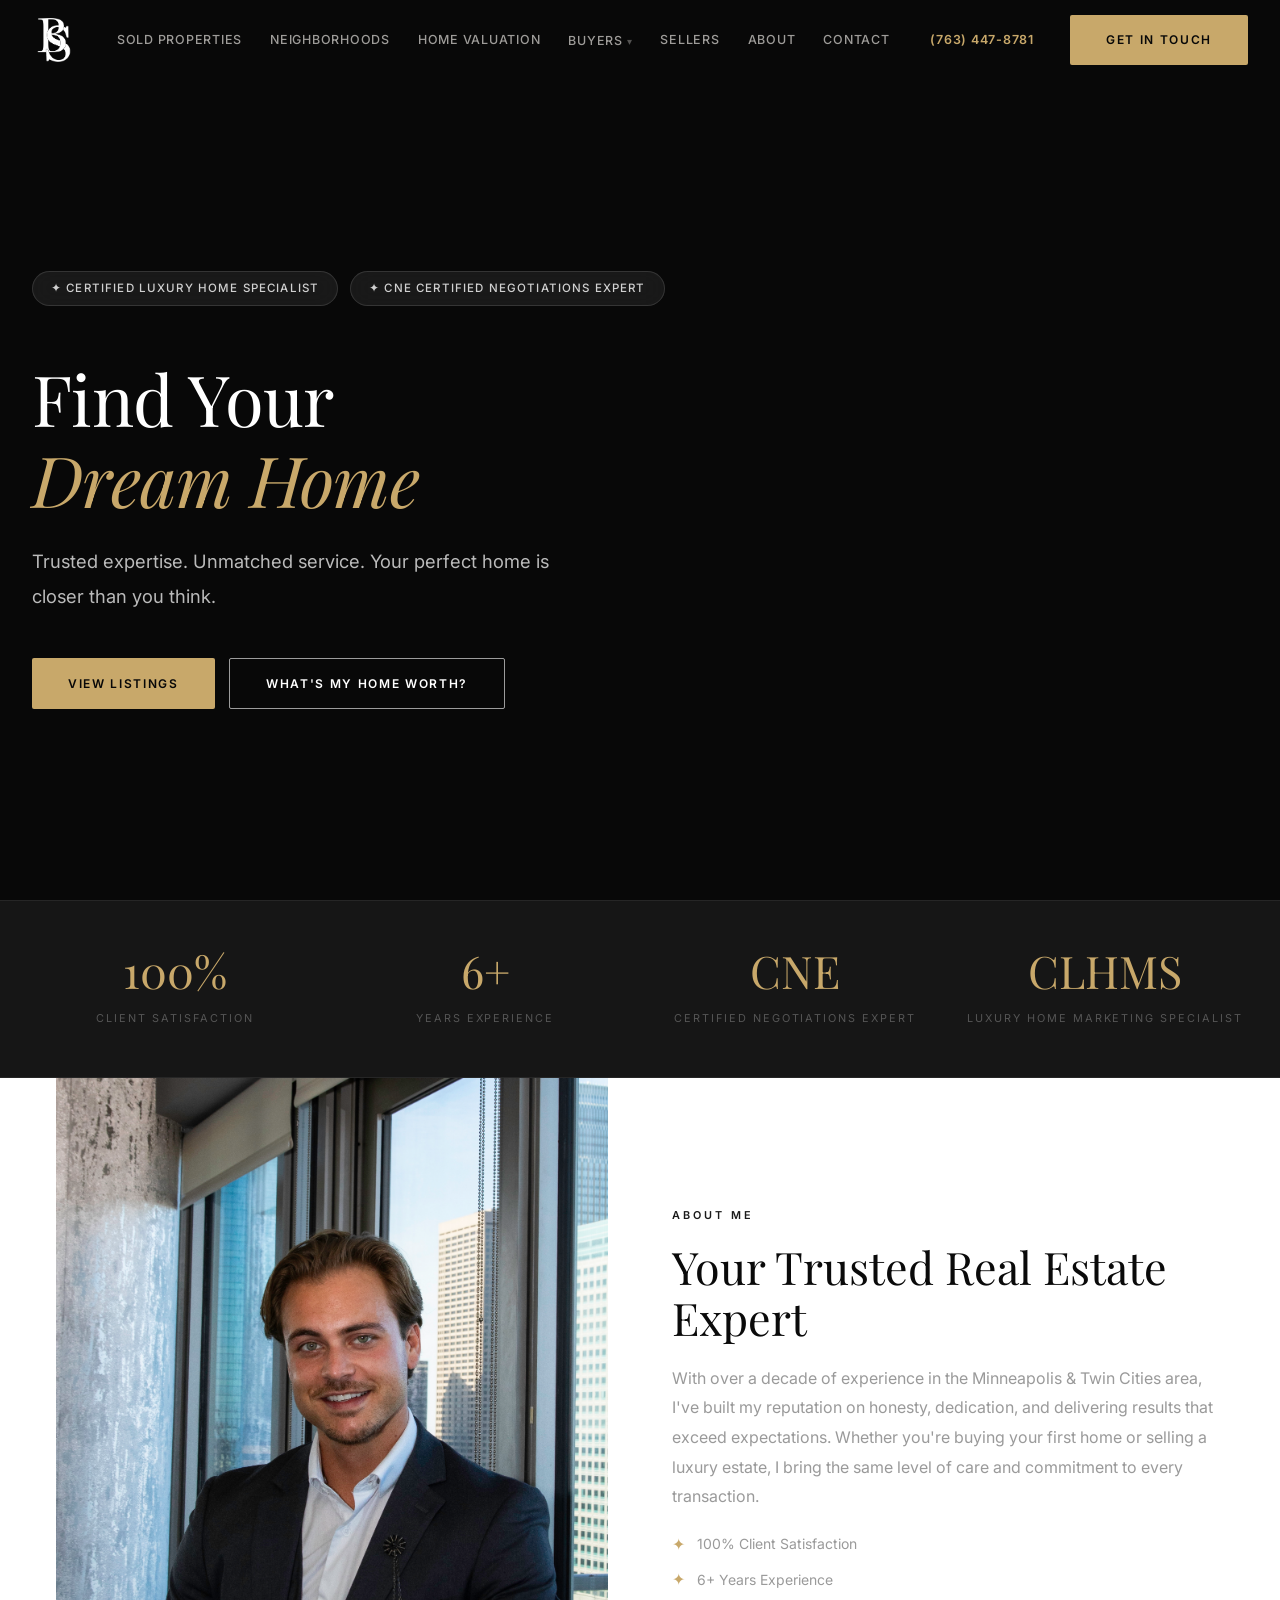
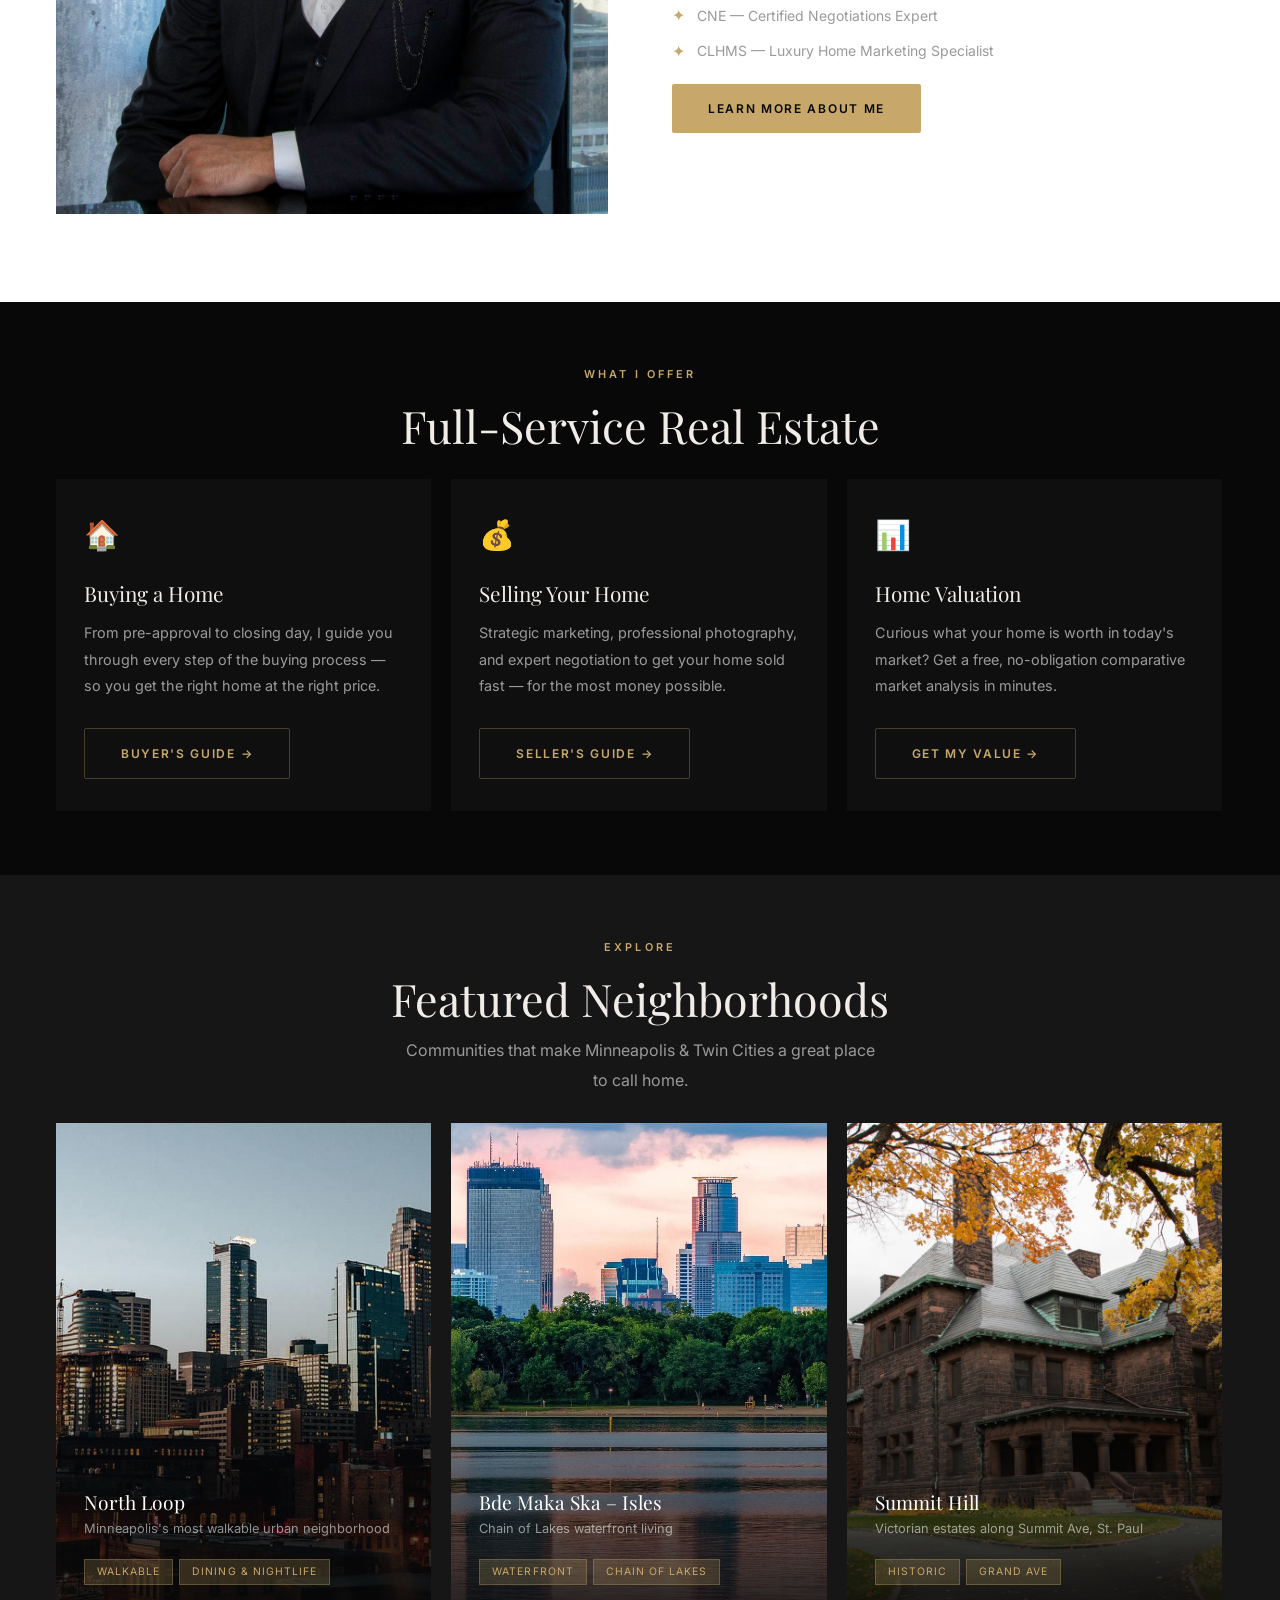
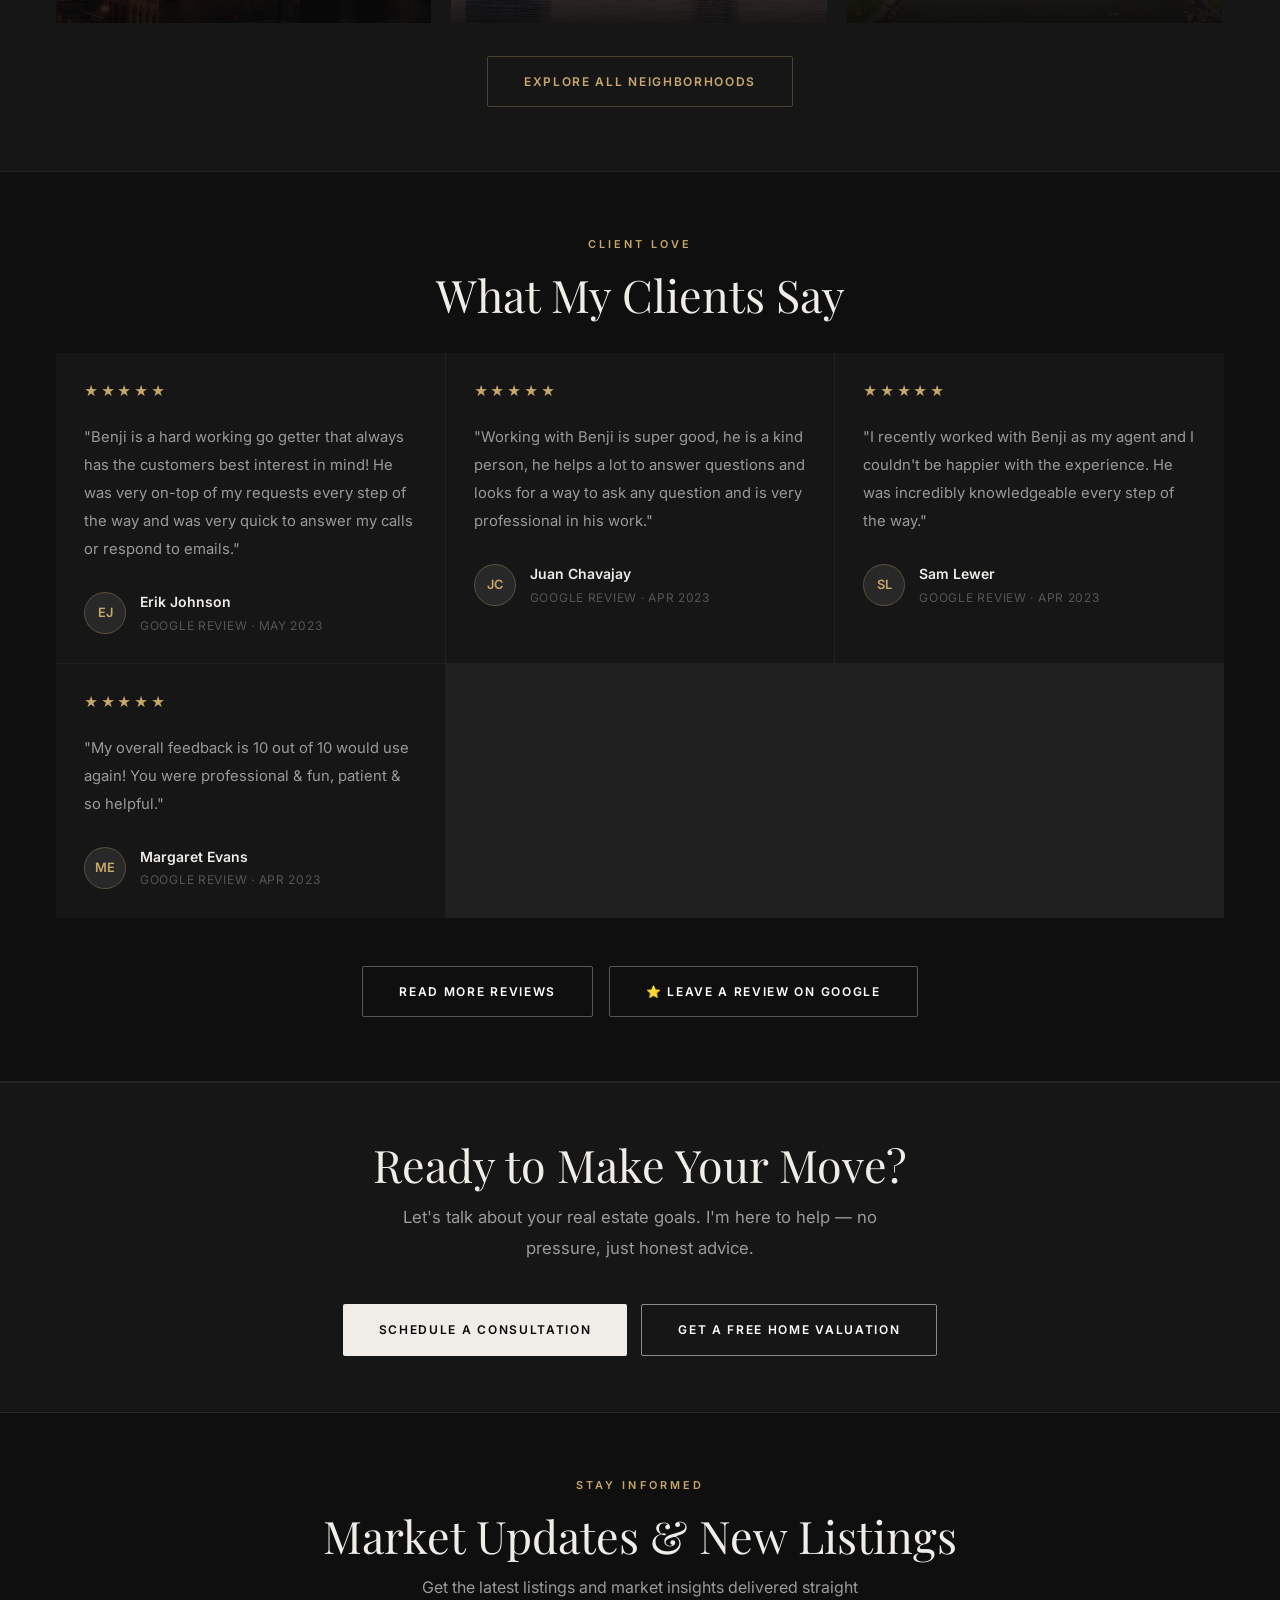
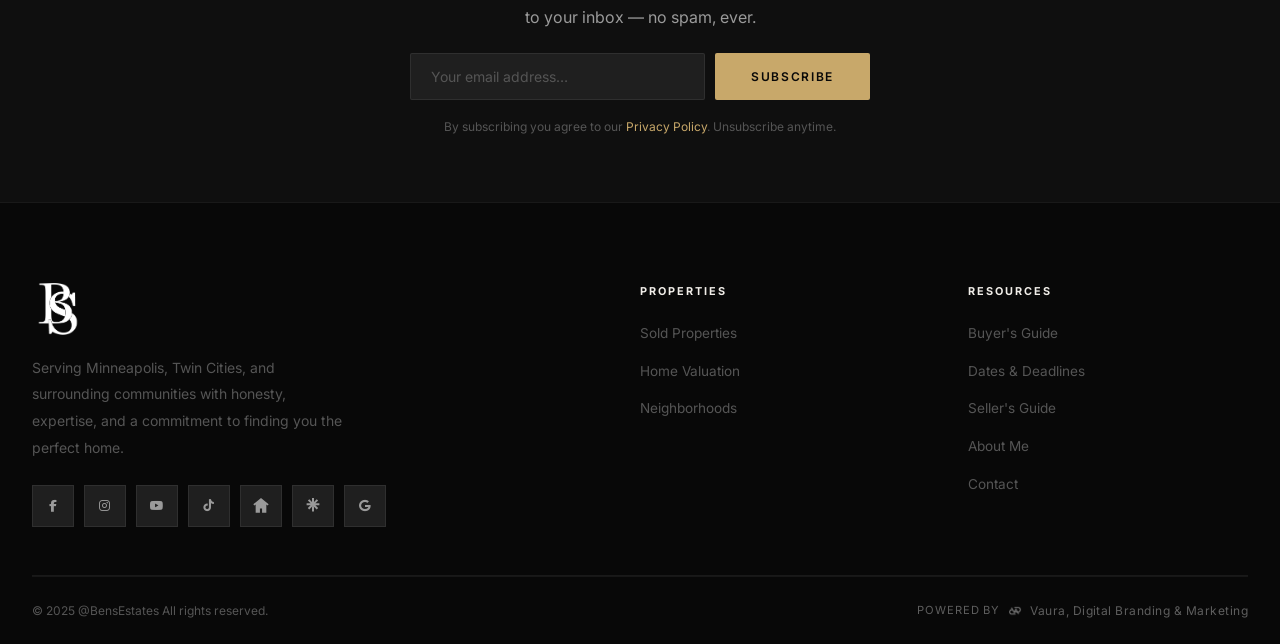
<file: index.html>
<!DOCTYPE html>
<html lang="en">
<head>
  <meta charset="UTF-8" />
  <meta name="viewport" content="width=device-width, initial-scale=1.0" />
  <title>@BensEstates | MN Real Estate</title>
  <link rel="icon" type="image/png" sizes="32x32" href="images/favicon-32.png" />
  <link rel="icon" type="image/png" sizes="512x512" href="images/favicon-512.png" />
  <link rel="apple-touch-icon" href="images/apple-touch-icon.png" />
  <link rel="preconnect" href="https://fonts.googleapis.com" />
  <link href="https://fonts.googleapis.com/css2?family=Playfair+Display:wght@400;600;700&family=Inter:wght@400;500;600;700&display=swap" rel="stylesheet" />
  <link rel="stylesheet" href="styles.css" />
  <link rel="stylesheet" href="https://cdnjs.cloudflare.com/ajax/libs/font-awesome/6.5.1/css/all.min.css" />
</head>
<body>

<!-- ── HEADER ── -->
<header class="site-header transparent" id="header">
  <div class="nav-inner">
    <a href="index.html" class="nav-logo"><img src="images/logo-bs-white.png" alt="Ben's Estates" class="logo-img" style="height:44px;width:auto;" /></a>
    <nav class="nav-links">
      <a href="sold.html">Sold Properties</a>
      <a href="neighborhoods.html">Neighborhoods</a>
      <a href="home-valuation.html">Home Valuation</a>
      <div class="nav-dropdown">
        <a href="buyers.html">Buyers</a>
        <div class="dropdown-menu">
          <a href="buyers.html">Buyer's Guide</a>
          <a href="dates-and-deadlines.html">Dates &amp; Deadlines</a>
        </div>
      </div>
      <a href="sellers.html">Sellers</a>
      <a href="about.html">About</a>
      <a href="contact.html">Contact</a>
    </nav>
    <div style="display:flex;align-items:center;gap:16px;">
      <a href="tel:+17634478781" class="nav-phone">(763) 447-8781</a>
      <a href="contact.html" class="btn btn-primary nav-cta">Get In Touch</a>
    </div>
    <button class="nav-toggle" id="navToggle" aria-label="Menu">
      <span></span><span></span><span></span>
    </button>
  </div>
</header>

<!-- Mobile Nav -->
<div class="mobile-nav" id="mobileNav">
  <a href="sold.html">Sold Properties</a>
  <a href="neighborhoods.html">Neighborhoods</a>
  <a href="home-valuation.html">Home Valuation</a>
  <a href="buyers.html">Buyers Guide</a>
  <a href="dates-and-deadlines.html">Dates &amp; Deadlines</a>
  <a href="sellers.html">Sellers Guide</a>
  <a href="about.html">About</a>
  <a href="contact.html">Contact</a>
  <a href="tel:+17634478781" style="color:var(--color-accent);font-weight:700;">(763) 447-8781</a>
  <a href="contact.html" class="btn btn-primary">Get In Touch</a>
</div>

<!-- ── HERO ── -->
<section class="hero">
  <div class="hero-bg" style="background-image: url('https://images.unsplash.com/photo-1600596542815-ffad4c1539a9?w=1800&q=80');"></div>
  <div class="hero-content">
    <div class="hero-badges">
      <span class="hero-badge">✦ Certified Luxury Home Specialist</span>
      <span class="hero-badge">✦ CNE Certified Negotiations Expert</span>
    </div>
    <h1>Find Your<br /><em>Dream Home</em></h1>
    <p>Trusted expertise. Unmatched service. Your perfect home is closer than you think.</p>
    <div class="hero-actions">
      <a href="sold.html" class="btn btn-primary">View Listings</a>
      <a href="home-valuation.html" class="btn btn-outline" style="border-color:rgba(255,255,255,0.6);color:white;">What's My Home Worth?</a>
    </div>

  </div>
</section>

<!-- ── STATS ── -->
<div class="stats-bar">
  <div class="stats-inner">
    <div class="stat-item"><span class="stat-num">100%</span><span class="stat-label">Client Satisfaction</span></div>
    <div class="stat-item"><span class="stat-num">6+</span><span class="stat-label">Years Experience</span></div>
    <div class="stat-item"><span class="stat-num">CNE</span><span class="stat-label">Certified Negotiations Expert</span></div>
    <div class="stat-item"><span class="stat-num">CLHMS</span><span class="stat-label">Luxury Home Marketing Specialist</span></div>
  </div>
</div>

<!-- ── FEATURED LISTINGS CAROUSEL ── -->

<!-- ── ABOUT SNIPPET ── -->
<section class="section" style="background:white;padding-top:0;padding-bottom:40px;">
  <div class="container">
    <div class="grid-2">
      <div class="about-image-wrap" style="padding-bottom:48px;">
        <img src="images/ben-headshot.jpg" alt="Benjamin Smith" style="width:100%;aspect-ratio:3/4;object-fit:cover;object-position:center top;" />
      </div>
      <div class="about-content">
        <span class="section-label" style="color:#1a1a1a;">About Me</span>
        <h2 style="color:#0a0a0a;">Your Trusted Real Estate Expert</h2>
        <p>With over a decade of experience in the Minneapolis &amp; Twin Cities area, I've built my reputation on honesty, dedication, and delivering results that exceed expectations. Whether you're buying your first home or selling a luxury estate, I bring the same level of care and commitment to every transaction.</p>
        <div class="about-creds">
          <div class="cred-item"><span class="cred-icon">✦</span> 100% Client Satisfaction</div>
          <div class="cred-item"><span class="cred-icon">✦</span> 6+ Years Experience</div>
          <div class="cred-item"><span class="cred-icon">✦</span> CNE — Certified Negotiations Expert</div>
          <div class="cred-item"><span class="cred-icon">✦</span> CLHMS — Luxury Home Marketing Specialist</div>
        </div>
        <a href="about.html" class="btn btn-primary">Learn More About Me</a>
      </div>
    </div>
  </div>
</section>

<!-- ── SERVICES ── -->
<section class="section" style="overflow:hidden;">
  <div class="container">
    <div class="section-center mb-48">
      <span class="section-label">What I Offer</span>
      <h2>Full-Service Real Estate</h2>
    </div>
  </div>
  <div class="carousel-viewport">
    <div class="carousel-track" id="svcTrack">
      <div class="service-card carousel-slide">
        <div class="service-icon">🏠</div>
        <h3>Buying a Home</h3>
        <p>From pre-approval to closing day, I guide you through every step of the buying process — so you get the right home at the right price.</p>
        <a href="buyers.html" class="btn btn-outline">Buyer's Guide →</a>
      </div>
      <div class="service-card carousel-slide">
        <div class="service-icon">💰</div>
        <h3>Selling Your Home</h3>
        <p>Strategic marketing, professional photography, and expert negotiation to get your home sold fast — for the most money possible.</p>
        <a href="sellers.html" class="btn btn-outline">Seller's Guide →</a>
      </div>
      <div class="service-card carousel-slide">
        <div class="service-icon">📊</div>
        <h3>Home Valuation</h3>
        <p>Curious what your home is worth in today's market? Get a free, no-obligation comparative market analysis in minutes.</p>
        <a href="home-valuation.html" class="btn btn-outline">Get My Value →</a>
      </div>
    </div>
  </div>
</section>

<!-- ── NEIGHBORHOODS ── -->
<section class="section nbhd-carousel-section" style="background:var(--bg-2);overflow:hidden;">
  <div class="container">
    <div class="section-center mb-48">
      <span class="section-label">Explore</span>
      <h2>Featured Neighborhoods</h2>
      <p style="max-width:480px;margin:12px auto 0;">Communities that make Minneapolis &amp; Twin Cities a great place to call home.</p>
    </div>
  </div>

  <div class="carousel-viewport">
    <div class="carousel-track" id="nbhdTrack">
      <a href="neighborhoods.html" class="neighborhood-card carousel-slide nbhd-slide">
        <img src="images/nbhd-north-loop.jpg" alt="North Loop Minneapolis" style="width:100%;height:100%;object-fit:cover;position:absolute;inset:0;" loading="lazy" />
        <div class="nbhd-bg"></div>
        <div class="nbhd-content">
          <h3>North Loop</h3>
          <p>Minneapolis's most walkable urban neighborhood</p>
          <span class="nbhd-tag">Walkable</span><span class="nbhd-tag">Dining & Nightlife</span>
        </div>
      </a>
      <a href="neighborhoods.html" class="neighborhood-card carousel-slide nbhd-slide">
        <img src="images/nbhd-bde-maka-ska.jpg" alt="Bde Maka Ska" style="width:100%;height:100%;object-fit:cover;position:absolute;inset:0;" loading="lazy" />
        <div class="nbhd-bg"></div>
        <div class="nbhd-content">
          <h3>Bde Maka Ska – Isles</h3>
          <p>Chain of Lakes waterfront living</p>
          <span class="nbhd-tag">Waterfront</span><span class="nbhd-tag">Chain of Lakes</span>
        </div>
      </a>
      <a href="neighborhoods.html" class="neighborhood-card carousel-slide nbhd-slide">
        <img src="images/nbhd-summit-hill.jpg" alt="Summit Hill Saint Paul" style="width:100%;height:100%;object-fit:cover;position:absolute;inset:0;" loading="lazy" />
        <div class="nbhd-bg"></div>
        <div class="nbhd-content">
          <h3>Summit Hill</h3>
          <p>Victorian estates along Summit Ave, St. Paul</p>
          <span class="nbhd-tag">Historic</span><span class="nbhd-tag">Grand Ave</span>
        </div>
      </a>
      <a href="neighborhoods.html" class="neighborhood-card carousel-slide nbhd-slide">
        <img src="images/nbhd-edina.jpg" alt="Edina Minnesota" style="width:100%;height:100%;object-fit:cover;position:absolute;inset:0;" loading="lazy" />
        <div class="nbhd-bg"></div>
        <div class="nbhd-content">
          <h3>Edina</h3>
          <p>One of Minnesota's most coveted suburbs</p>
          <span class="nbhd-tag">Top Schools</span><span class="nbhd-tag">Luxury</span>
        </div>
      </a>
      <a href="neighborhoods.html" class="neighborhood-card carousel-slide nbhd-slide">
        <img src="images/nbhd-wayzata.jpg" alt="Wayzata Minnesota" style="width:100%;height:100%;object-fit:cover;position:absolute;inset:0;" loading="lazy" />
        <div class="nbhd-bg"></div>
        <div class="nbhd-content">
          <h3>Wayzata</h3>
          <p>Luxury lakeside living on Lake Minnetonka</p>
          <span class="nbhd-tag">Lake Minnetonka</span><span class="nbhd-tag">Waterfront</span>
        </div>
      </a>
      <a href="neighborhoods.html" class="neighborhood-card carousel-slide nbhd-slide">
        <img src="images/nbhd-maple-grove.jpg" alt="Maple Grove Minnesota" style="width:100%;height:100%;object-fit:cover;position:absolute;inset:0;" loading="lazy" />
        <div class="nbhd-bg"></div>
        <div class="nbhd-content">
          <h3>Maple Grove</h3>
          <p>Top-rated schools and tight-knit community</p>
          <span class="nbhd-tag">Top Schools</span><span class="nbhd-tag">Family-Friendly</span>
        </div>
      </a>
    </div>
  </div>

  <div style="text-align:center;margin-top:32px;">
    <a href="neighborhoods.html" class="btn btn-outline">Explore All Neighborhoods</a>
  </div>
</section>

<!-- ── TESTIMONIALS ── -->
<section class="section testimonials-section">
  <div class="container">
    <div class="section-center">
      <span class="section-label">Client Love</span>
      <h2>What My Clients Say</h2>
    </div>
    <div class="testimonials-grid">
      <div class="testimonial-card">
        <div class="stars">★★★★★</div>
        <p class="testimonial-text">"Benji is a hard working go getter that always has the customers best interest in mind! He was very on-top of my requests every step of the way and was very quick to answer my calls or respond to emails."</p>
        <div class="testimonial-author">
          <div class="author-avatar">EJ</div>
          <div>
            <div class="author-name">Erik Johnson</div>
            <div class="author-detail">Google Review · May 2023</div>
          </div>
        </div>
      </div>
      <div class="testimonial-card">
        <div class="stars">★★★★★</div>
        <p class="testimonial-text">"Working with Benji is super good, he is a kind person, he helps a lot to answer questions and looks for a way to ask any question and is very professional in his work."</p>
        <div class="testimonial-author">
          <div class="author-avatar">JC</div>
          <div>
            <div class="author-name">Juan Chavajay</div>
            <div class="author-detail">Google Review · Apr 2023</div>
          </div>
        </div>
      </div>
      <div class="testimonial-card">
        <div class="stars">★★★★★</div>
        <p class="testimonial-text">"I recently worked with Benji as my agent and I couldn't be happier with the experience. He was incredibly knowledgeable every step of the way."</p>
        <div class="testimonial-author">
          <div class="author-avatar">SL</div>
          <div>
            <div class="author-name">Sam Lewer</div>
            <div class="author-detail">Google Review · Apr 2023</div>
          </div>
        </div>
      </div>
      <div class="testimonial-card">
        <div class="stars">★★★★★</div>
        <p class="testimonial-text">"My overall feedback is 10 out of 10 would use again! You were professional & fun, patient & so helpful."</p>
        <div class="testimonial-author">
          <div class="author-avatar">ME</div>
          <div>
            <div class="author-name">Margaret Evans</div>
            <div class="author-detail">Google Review · Apr 2023</div>
          </div>
        </div>
      </div>
    </div>
    <div style="text-align:center;margin-top:48px;display:flex;flex-wrap:wrap;gap:16px;justify-content:center;">
      <a href="about.html#reviews" class="btn btn-outline" style="border-color:rgba(255,255,255,0.3);color:white;">Read More Reviews</a>
      <a href="https://share.google/IOZuWatDC1GRrAfrf" target="_blank" class="btn btn-outline" style="border-color:rgba(255,255,255,0.3);color:white;">⭐ Leave a Review on Google</a>
    </div>
  </div>
</section>

<!-- ── CTA BANNER ── -->
<section class="cta-banner">
  <div class="container">
    <h2>Ready to Make Your Move?</h2>
    <p>Let's talk about your real estate goals. I'm here to help — no pressure, just honest advice.</p>
    <div class="cta-actions">
      <a href="https://calendly.com/bensestates/chat" target="_blank" class="btn btn-white">Schedule a Consultation</a>
      <a href="home-valuation.html" class="btn btn-outline" style="border-color:rgba(255,255,255,0.5);color:white;">Get a Free Home Valuation</a>
    </div>
  </div>
</section>

<!-- ── NEWSLETTER ── -->
<section class="section newsletter-section">
  <div class="container section-center">
    <span class="section-label">Stay Informed</span>
    <h2>Market Updates & New Listings</h2>
    <p style="max-width:440px;margin:12px auto 0;">Get the latest listings and market insights delivered straight to your inbox — no spam, ever.</p>
    <form class="newsletter-form" id="newsletterForm" onsubmit="submitNewsletter(event);">
      <input type="email" id="newsletterEmail" placeholder="Your email address…" required />
      <button type="submit" class="btn btn-primary">Subscribe</button>
    </form>
    <p id="newsletterSuccess" style="display:none;color:var(--color-accent);font-weight:600;margin-top:16px;">You're in! Thanks for subscribing.</p>
    <p class="form-consent" style="margin-top:16px;">By subscribing you agree to our <a href="#">Privacy Policy</a>. Unsubscribe anytime.</p>
  </div>
</section>

<!-- ── FOOTER ── -->
<footer class="site-footer">
  <div class="footer-inner">
        <div class="footer-brand">
      <img src="images/logo-bs-white.png" alt="Ben's Estates" style="height:52px;width:auto;margin-bottom:16px;" />
      <p>Serving Minneapolis, Twin Cities, and surrounding communities with honesty, expertise, and a commitment to finding you the perfect home.</p>
      <div class="social-links" style="margin-top:24px;">
        <a href="https://facebook.com/bensestates" class="social-link" title="Facebook" target="_blank"><i class="fa-brands fa-facebook-f"></i></a>
        <a href="https://instagram.com/bensestates" class="social-link" title="Instagram" target="_blank"><i class="fa-brands fa-instagram"></i></a>
        <a href="https://youtube.com/bensestates" class="social-link" title="YouTube" target="_blank"><i class="fa-brands fa-youtube"></i></a>
        <a href="https://tiktok.com/@bensestates" class="social-link" title="TikTok" target="_blank"><i class="fa-brands fa-tiktok"></i></a>
        <a href="https://www.zillow.com/profile/IGBensEstates" class="social-link" title="Zillow" target="_blank"><svg xmlns="http://www.w3.org/2000/svg" viewBox="0 0 24 24" width="16" height="16" fill="currentColor"><path d="M12 0 .5 9.3l1.6 2L4 9.9V22h6.4v-6.2h3.2V22H20V9.9l1.9 1.4 1.6-2Z"/></svg></a>
        <a href="https://linktr.ee/bensestates" class="social-link" title="Linktree" target="_blank"><svg xmlns="http://www.w3.org/2000/svg" viewBox="0 0 24 24" width="16" height="16" fill="currentColor"><path d="m13.511 5.853 4.005-4.117 2.2 2.126-4.116 4.005h5.99v3.04h-6.06l4.176 4.276-2.202 2.127-5.566-5.567-5.517 5.567-2.201-2.127 4.176-4.276H2.416v-3.04h5.99L4.29 3.862l2.2-2.126 4.006 4.117V0h3.015v5.853zM10.496 20.389v-7.836h3.015v7.836h-3.015z"/></svg></a>
        <a href="https://share.google/MOJcwrtn4jOWiQxQ8" class="social-link" title="Google Reviews" target="_blank"><i class="fa-brands fa-google"></i></a>
      </div>
    </div>
    <div class="footer-col">
      <h5>Properties</h5>
      <ul>
        <li><a href="sold.html">Sold Properties</a></li>
        <li><a href="home-valuation.html">Home Valuation</a></li>
        <li><a href="neighborhoods.html">Neighborhoods</a></li>
      </ul>
    </div>
    <div class="footer-col">
      <h5>Resources</h5>
      <ul>
        <li><a href="buyers.html">Buyer's Guide</a></li><li><a href="dates-and-deadlines.html">Dates &amp; Deadlines</a></li>
        <li><a href="sellers.html">Seller's Guide</a></li>
        <li><a href="about.html">About Me</a></li>
        <li><a href="contact.html">Contact</a></li>
      </ul>
    </div>
  </div>
  <div class="footer-bottom">
    <span>© 2025 @BensEstates All rights reserved.</span>
    <div class="footer-vaura-inline">
      <span class="powered-label">Powered by</span>
      <img src="images/logo-vaura-white.png" alt="Vaura, Digital Branding and Marketing" />
      <span>Vaura, Digital Branding &amp; Marketing</span>
    </div>
  </div>
</footer>

<script>
  // Header scroll behavior
  const header = document.getElementById('header');
  window.addEventListener('scroll', () => {
    header.classList.toggle('scrolled', window.scrollY > 60);
    header.classList.toggle('transparent', window.scrollY <= 60);
  });

  // Mobile nav
  // Testimonials — sliding carousel (mobile only)
  (function() {
    if (window.innerWidth > 768) return;
    document.querySelectorAll('.testimonials-grid').forEach(function(grid) {
      const cards = Array.from(grid.querySelectorAll('.testimonial-card'));
      if (!cards.length) return;
      const track = document.createElement('div');
      track.className = 'tc-track';
      cards.forEach(function(c) { track.appendChild(c); });
      grid.prepend(track);
      let current = 0;
      const total = cards.length;
      function advance() {
        current = (current + 1) % total;
        track.style.transform = 'translateX(-' + (current * grid.offsetWidth) + 'px)';
      }
      setInterval(advance, 3000);
    });
  })();

  const navToggle = document.getElementById('navToggle');
  const mobileNav = document.getElementById('mobileNav');
  navToggle.addEventListener('click', () => { mobileNav.classList.toggle('open'); });

  function submitNewsletter(e) {
    e.preventDefault();
    const email = document.getElementById('newsletterEmail').value;
    const formUrl = 'https://docs.google.com/forms/d/e/1FAIpQLSdvZevs0HNsiVY9SQMsB4AoQC4JGMIN4W4_CIUujMOwC1kvLg/formResponse';
    const data = new FormData();
    data.append('entry.1629867562', email);
    fetch(formUrl, { method: 'POST', body: data, mode: 'no-cors' });
    document.getElementById('newsletterForm').style.display = 'none';
    document.getElementById('newsletterSuccess').style.display = 'block';
  }

  // ── Carousel ──
  const track = document.getElementById('carouselTrack');
  const slides = track.querySelectorAll('.carousel-slide');
  let current = 0;

  function slidesVisible() {
    if (window.innerWidth <= 640) return 1;
    if (window.innerWidth <= 1024) return 2;
    return 3;
  }

  function maxIndex() { return slides.length - slidesVisible(); }

  function updateButtons() {
    document.querySelectorAll('#prevBtn, .carousel-controls-mobile .carousel-btn:first-child').forEach(b => b.disabled = current === 0);
    document.querySelectorAll('#nextBtn, .carousel-controls-mobile .carousel-btn:last-of-type').forEach(b => b.disabled = current >= maxIndex());
  }

  function goTo(index) {
    current = Math.max(0, Math.min(index, maxIndex()));
    const slideWidth = slides[0].offsetWidth + 20; // gap
    track.style.transform = `translateX(-${current * slideWidth}px)`;
    updateButtons();
  }

  window.moveCarousel = (dir) => goTo(current + dir);

  // Drag to scroll
  let startX = 0, isDragging = false;
  track.addEventListener('mousedown', e => { isDragging = true; startX = e.pageX; track.style.transition = 'none'; });
  window.addEventListener('mouseup', e => {
    if (!isDragging) return;
    isDragging = false;
    track.style.transition = '';
    const diff = e.pageX - startX;
    if (Math.abs(diff) > 60) goTo(current + (diff < 0 ? 1 : -1));
    else goTo(current);
  });

  window.addEventListener('resize', () => goTo(Math.min(current, maxIndex())));
  updateButtons();

  // ── Services carousel ──
  const svcTrack = document.getElementById('svcTrack');
  const svcSlides = svcTrack.querySelectorAll('.carousel-slide');
  let svcCurrent = 0;

  function svcVisible() {
    if (window.innerWidth <= 640) return 1;
    if (window.innerWidth <= 1024) return 2;
    return 3;
  }

  function svcMaxIndex() { return svcSlides.length - svcVisible(); }

  function svcGoTo(index) {
    svcCurrent = Math.max(0, Math.min(index, svcMaxIndex()));
    const w = svcSlides[0].offsetWidth + 20;
    svcTrack.style.transform = `translateX(-${svcCurrent * w}px)`;
    document.getElementById('svcPrev').disabled = svcCurrent === 0;
    document.getElementById('svcNext').disabled = svcCurrent >= svcMaxIndex();
    document.getElementById('svcPrevMob').disabled = svcCurrent === 0;
    document.getElementById('svcNextMob').disabled = svcCurrent >= svcMaxIndex();
  }

  window.addEventListener('resize', () => svcGoTo(Math.min(svcCurrent, svcMaxIndex())));
  svcGoTo(0);

  // ── Neighborhoods carousel ──
  const nbhdTrack = document.getElementById('nbhdTrack');
  const nbhdSlides = nbhdTrack.querySelectorAll('.nbhd-slide');
  let nbhdCurrent = 0;

  function nbhdVisible() {
    if (window.innerWidth <= 640) return 1;
    if (window.innerWidth <= 1024) return 2;
    return 3;
  }

  function nbhdMaxIndex() { return Math.max(0, nbhdSlides.length - nbhdVisible()); }

  function nbhdGoTo(index) {
    nbhdCurrent = Math.max(0, Math.min(index, nbhdMaxIndex()));
    const w = nbhdSlides[0].offsetWidth + 20;
    nbhdTrack.style.transform = `translateX(-${nbhdCurrent * w}px)`;
    document.getElementById('nbhdPrev').disabled = nbhdCurrent === 0;
    document.getElementById('nbhdNext').disabled = nbhdCurrent >= nbhdMaxIndex();
  }

  window.addEventListener('resize', () => nbhdGoTo(Math.min(nbhdCurrent, nbhdMaxIndex())));
  nbhdGoTo(0);
</script>
</body>
</html>
</file>
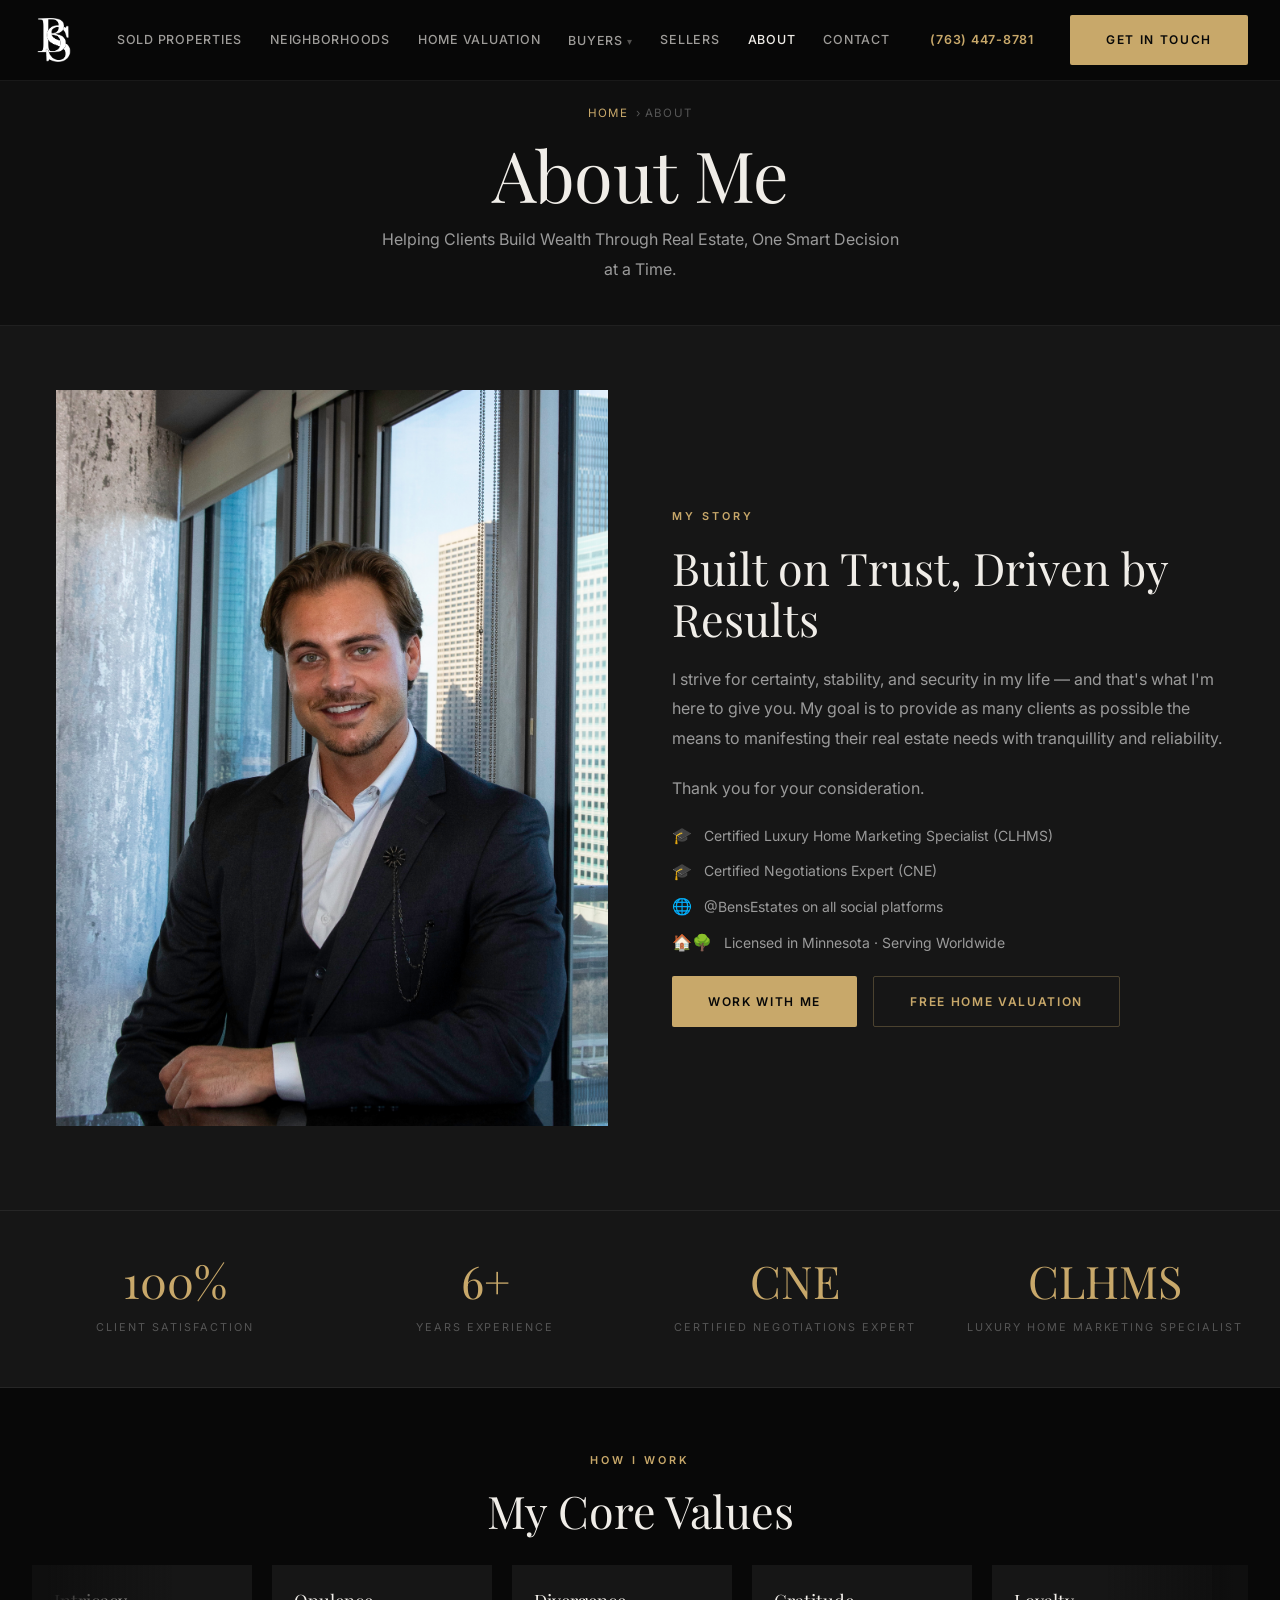
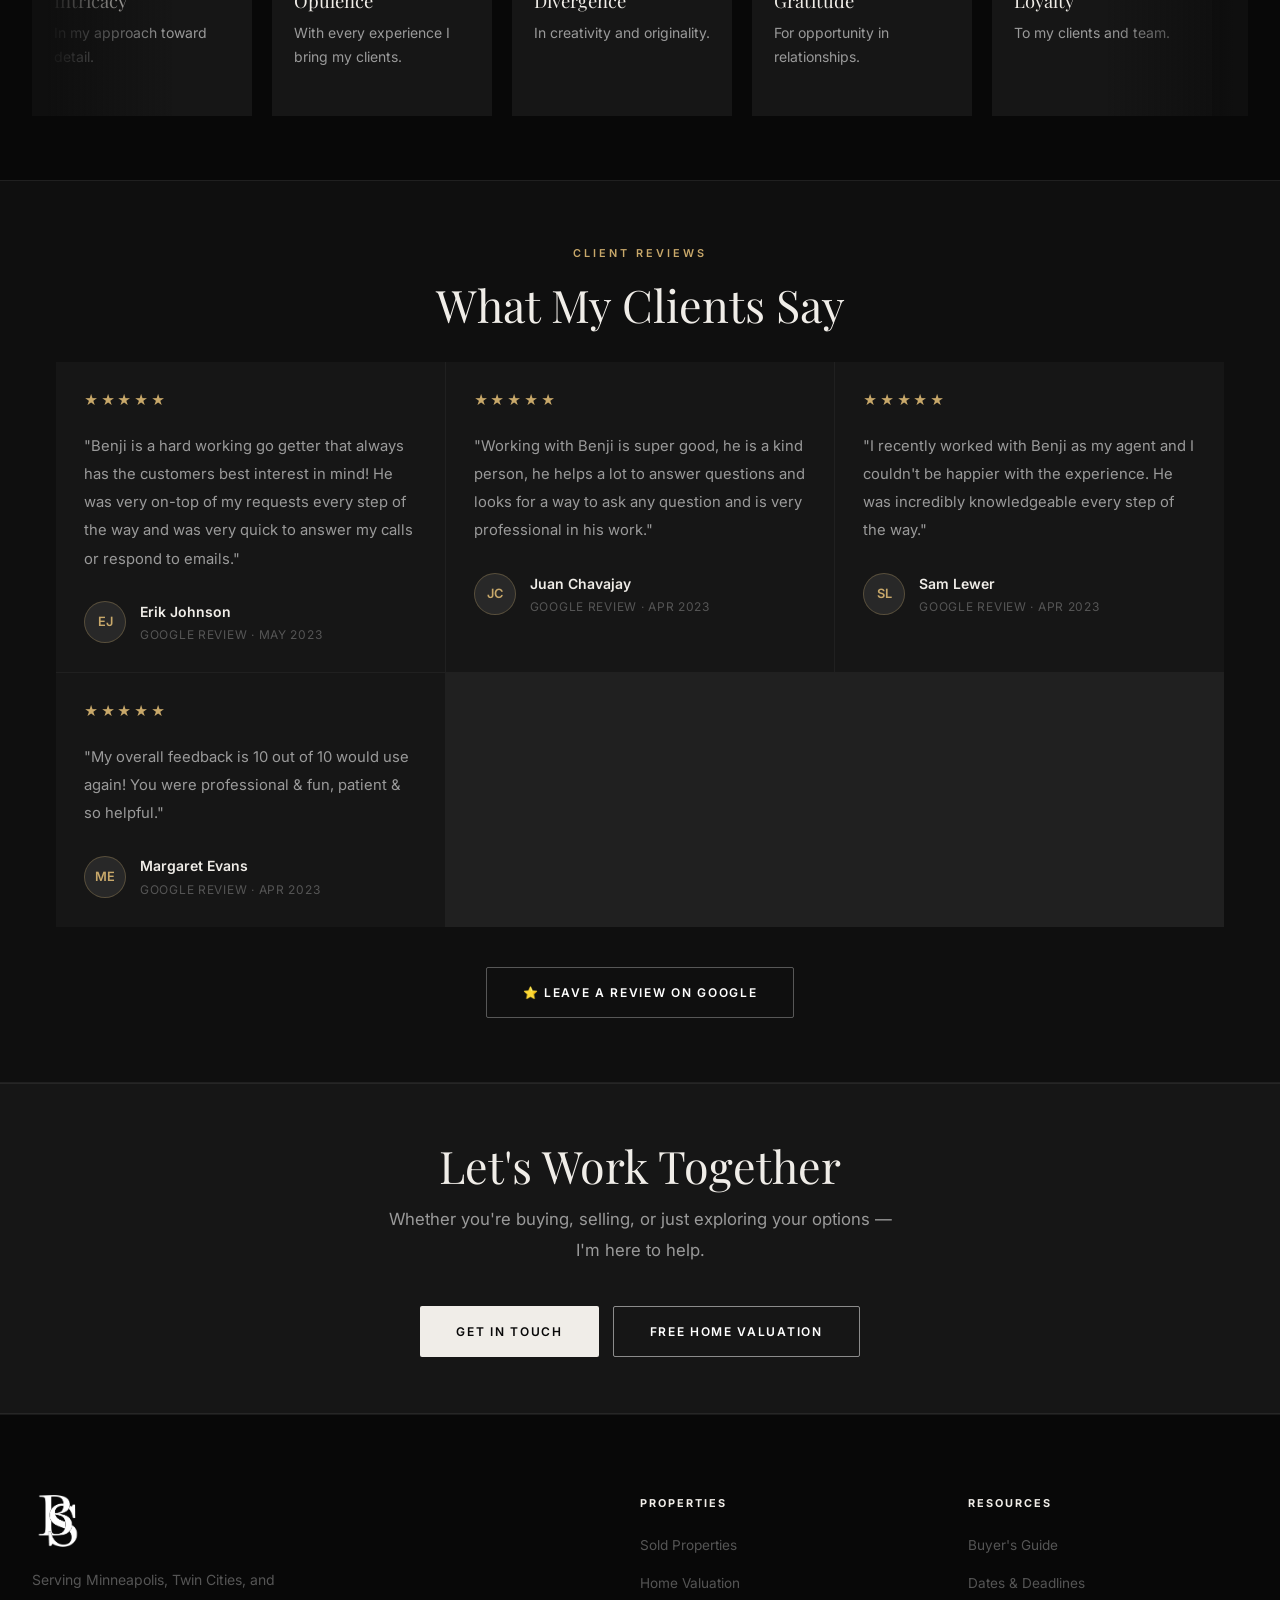
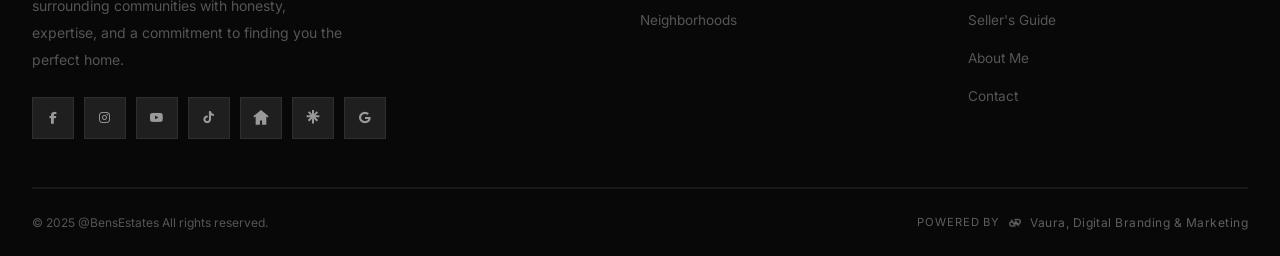
<file: about.html>
<!DOCTYPE html>
<html lang="en">
<head>
  <meta charset="UTF-8" />
  <meta name="viewport" content="width=device-width, initial-scale=1.0" />
  <title>About | @BensEstates</title>
  <link rel="icon" type="image/png" sizes="32x32" href="images/favicon-32.png" />
  <link rel="icon" type="image/png" sizes="512x512" href="images/favicon-512.png" />
  <link rel="apple-touch-icon" href="images/apple-touch-icon.png" />
  <link rel="preconnect" href="https://fonts.googleapis.com" />
  <link href="https://fonts.googleapis.com/css2?family=Playfair+Display:wght@400;600;700&family=Inter:wght@400;500;600;700&display=swap" rel="stylesheet" />
  <link rel="stylesheet" href="styles.css" />
  <link rel="stylesheet" href="https://cdnjs.cloudflare.com/ajax/libs/font-awesome/6.5.1/css/all.min.css" />
</head>
<body>

<header class="site-header solid" id="header">
  <div class="nav-inner">
    <a href="index.html" class="nav-logo"><img src="images/logo-bs-white.png" alt="Ben's Estates" class="logo-img" style="height:44px;width:auto;" /></a>
    <nav class="nav-links">
      <a href="sold.html">Sold Properties</a>
      <a href="neighborhoods.html">Neighborhoods</a>
      <a href="home-valuation.html">Home Valuation</a>
      <div class="nav-dropdown">
        <a href="buyers.html">Buyers</a>
        <div class="dropdown-menu">
          <a href="buyers.html">Buyer's Guide</a>
          <a href="dates-and-deadlines.html">Dates &amp; Deadlines</a>
        </div>
      </div>
      <a href="sellers.html">Sellers</a>
      <a href="about.html" class="active">About</a>
      <a href="contact.html">Contact</a>
    </nav>
    <div style="display:flex;align-items:center;gap:16px;">
      <a href="tel:+17634478781" class="nav-phone">(763) 447-8781</a>
      <a href="contact.html" class="btn btn-primary nav-cta">Get In Touch</a>
    </div>
    <button class="nav-toggle" id="navToggle"><span></span><span></span><span></span></button>
  </div>
</header>

<div class="mobile-nav" id="mobileNav">
  <a href="sold.html">Sold Properties</a>
  <a href="neighborhoods.html">Neighborhoods</a>
  <a href="home-valuation.html">Home Valuation</a>
  <a href="buyers.html">Buyers Guide</a>
  <a href="dates-and-deadlines.html">Dates &amp; Deadlines</a>
  <a href="sellers.html">Sellers Guide</a>
  <a href="about.html">About</a>
  <a href="contact.html">Contact</a>
  <a href="contact.html" class="btn btn-primary">Get In Touch</a>
</div>

<div class="page-hero">
  <div class="breadcrumb"><a href="index.html">Home</a> › About</div>
  <h1>About Me</h1>
  <p>Helping Clients Build Wealth Through Real Estate, One Smart Decision at a Time.</p>
</div>

<!-- Bio -->
<section class="section" style="background:var(--bg-2);">
  <div class="container">
    <div class="grid-2">
      <div class="about-image-wrap" style="padding-bottom:20px;">
        <img src="images/ben-headshot.jpg" alt="Benjamin Smith" style="width:100%;min-height:500px;aspect-ratio:3/4;object-fit:cover;object-position:center top;" />
      </div>
      <div class="about-content">
        <span class="section-label">My Story</span>
        <h2>Built on Trust, Driven by Results</h2>
        <p>I strive for certainty, stability, and security in my life — and that's what I'm here to give you. My goal is to provide as many clients as possible the means to manifesting their real estate needs with tranquillity and reliability.</p>
        <p>Thank you for your consideration.</p>
        <div class="about-creds">
          <div class="cred-item"><span class="cred-icon">🎓</span> Certified Luxury Home Marketing Specialist (CLHMS)</div>
          <div class="cred-item"><span class="cred-icon">🎓</span> Certified Negotiations Expert (CNE)</div>
          <div class="cred-item"><span class="cred-icon">🌐</span> @BensEstates on all social platforms</div>
          <div class="cred-item"><span class="cred-icon">🏠🌳</span> Licensed in Minnesota · Serving Worldwide</div>
        </div>
        <div style="display:flex;gap:16px;flex-wrap:wrap;">
          <a href="contact.html" class="btn btn-primary">Work With Me</a>
          <a href="home-valuation.html" class="btn btn-outline">Free Home Valuation</a>
        </div>
      </div>
    </div>
  </div>
</section>

<!-- Stats -->
<div class="stats-bar">
  <div class="stats-inner">
    <div class="stat-item"><span class="stat-num">100%</span><span class="stat-label">Client Satisfaction</span></div>
    <div class="stat-item"><span class="stat-num">6+</span><span class="stat-label">Years Experience</span></div>
    <div class="stat-item"><span class="stat-num">CNE</span><span class="stat-label">Certified Negotiations Expert</span></div>
    <div class="stat-item"><span class="stat-num">CLHMS</span><span class="stat-label">Luxury Home Marketing Specialist</span></div>
  </div>
</div>

<!-- Values -->
<section class="section">
  <div class="container">
    <div class="section-center mb-48">
      <span class="section-label">How I Work</span>
      <h2>My Core Values</h2>
    </div>
    <div class="values-reel-wrap">
      <div class="values-reel-fade values-reel-fade--left"></div>
      <div class="values-reel-fade values-reel-fade--right"></div>
      <div class="values-reel" id="valuesReel">
        <div class="values-reel-card"><h3>Intricacy</h3><p>In my approach toward detail.</p></div>
        <div class="values-reel-card"><h3>Opulence</h3><p>With every experience I bring my clients.</p></div>
        <div class="values-reel-card"><h3>Divergence</h3><p>In creativity and originality.</p></div>
        <div class="values-reel-card"><h3>Gratitude</h3><p>For opportunity in relationships.</p></div>
        <div class="values-reel-card"><h3>Loyalty</h3><p>To my clients and team.</p></div>
        <div class="values-reel-card"><h3>Independence</h3><p>In self sufficiency and intellection.</p></div>
        <div class="values-reel-card"><h3>Tenacity</h3><p>In my diligence to ensure a proper experience.</p></div>
        <div class="values-reel-card"><h3>Reliability</h3><p>In all aspects for everyone.</p></div>
        <div class="values-reel-card"><h3>Tranquility</h3><p>In an easy transaction process.</p></div>
        <div class="values-reel-card"><h3>Morality</h3><p>Deeply embedded in client care, ethics and reciprocity.</p></div>
      </div>
    </div>
  </div>
</section>

<!-- Reviews -->
<section class="section testimonials-section" id="reviews">
  <div class="container">
    <div class="section-center">
      <span class="section-label">Client Reviews</span>
      <h2>What My Clients Say</h2>
    </div>
    <div class="testimonials-grid">
      <div class="testimonial-card">
        <div class="stars">★★★★★</div>
        <p class="testimonial-text">"Benji is a hard working go getter that always has the customers best interest in mind! He was very on-top of my requests every step of the way and was very quick to answer my calls or respond to emails."</p>
        <div class="testimonial-author">
          <div class="author-avatar">EJ</div>
          <div><div class="author-name">Erik Johnson</div><div class="author-detail">Google Review · May 2023</div></div>
        </div>
      </div>
      <div class="testimonial-card">
        <div class="stars">★★★★★</div>
        <p class="testimonial-text">"Working with Benji is super good, he is a kind person, he helps a lot to answer questions and looks for a way to ask any question and is very professional in his work."</p>
        <div class="testimonial-author">
          <div class="author-avatar">JC</div>
          <div><div class="author-name">Juan Chavajay</div><div class="author-detail">Google Review · Apr 2023</div></div>
        </div>
      </div>
      <div class="testimonial-card">
        <div class="stars">★★★★★</div>
        <p class="testimonial-text">"I recently worked with Benji as my agent and I couldn't be happier with the experience. He was incredibly knowledgeable every step of the way."</p>
        <div class="testimonial-author">
          <div class="author-avatar">SL</div>
          <div><div class="author-name">Sam Lewer</div><div class="author-detail">Google Review · Apr 2023</div></div>
        </div>
      </div>
      <div class="testimonial-card">
        <div class="stars">★★★★★</div>
        <p class="testimonial-text">"My overall feedback is 10 out of 10 would use again! You were professional & fun, patient & so helpful."</p>
        <div class="testimonial-author">
          <div class="author-avatar">ME</div>
          <div><div class="author-name">Margaret Evans</div><div class="author-detail">Google Review · Apr 2023</div></div>
        </div>
      </div>
    </div>
    <div class="testimonials-review-cta" style="text-align:center;margin-top:40px;">
      <a href="https://share.google/IOZuWatDC1GRrAfrf" target="_blank" class="btn btn-outline" style="border-color:rgba(255,255,255,0.3);color:white;">⭐ Leave a Review on Google</a>
    </div>
  </div>
</section>

<section class="cta-banner">
  <div class="container">
    <h2>Let's Work Together</h2>
    <p>Whether you're buying, selling, or just exploring your options — I'm here to help.</p>
    <div class="cta-actions">
      <a href="contact.html" class="btn btn-white">Get In Touch</a>
      <a href="home-valuation.html" class="btn btn-outline" style="border-color:rgba(255,255,255,0.5);color:white;">Free Home Valuation</a>
    </div>
  </div>
</section>

<footer class="site-footer">
  <div class="footer-inner">
        <div class="footer-brand">
      <img src="images/logo-bs-white.png" alt="Ben's Estates" style="height:52px;width:auto;margin-bottom:16px;" />
      <p>Serving Minneapolis, Twin Cities, and surrounding communities with honesty, expertise, and a commitment to finding you the perfect home.</p>
      <div class="social-links" style="margin-top:24px;">
        <a href="https://facebook.com/bensestates" class="social-link" title="Facebook" target="_blank"><i class="fa-brands fa-facebook-f"></i></a>
        <a href="https://instagram.com/bensestates" class="social-link" title="Instagram" target="_blank"><i class="fa-brands fa-instagram"></i></a>
        <a href="https://youtube.com/bensestates" class="social-link" title="YouTube" target="_blank"><i class="fa-brands fa-youtube"></i></a>
        <a href="https://tiktok.com/@bensestates" class="social-link" title="TikTok" target="_blank"><i class="fa-brands fa-tiktok"></i></a>
        <a href="https://www.zillow.com/profile/IGBensEstates" class="social-link" title="Zillow" target="_blank"><svg xmlns="http://www.w3.org/2000/svg" viewBox="0 0 24 24" width="16" height="16" fill="currentColor"><path d="M12 0 .5 9.3l1.6 2L4 9.9V22h6.4v-6.2h3.2V22H20V9.9l1.9 1.4 1.6-2Z"/></svg></a>
        <a href="https://linktr.ee/bensestates" class="social-link" title="Linktree" target="_blank"><svg xmlns="http://www.w3.org/2000/svg" viewBox="0 0 24 24" width="16" height="16" fill="currentColor"><path d="m13.511 5.853 4.005-4.117 2.2 2.126-4.116 4.005h5.99v3.04h-6.06l4.176 4.276-2.202 2.127-5.566-5.567-5.517 5.567-2.201-2.127 4.176-4.276H2.416v-3.04h5.99L4.29 3.862l2.2-2.126 4.006 4.117V0h3.015v5.853zM10.496 20.389v-7.836h3.015v7.836h-3.015z"/></svg></a>
        <a href="https://share.google/MOJcwrtn4jOWiQxQ8" class="social-link" title="Google Reviews" target="_blank"><i class="fa-brands fa-google"></i></a>
      </div>
    </div>
    <div class="footer-col"><h5>Properties</h5><ul><li><a href="sold.html">Sold Properties</a></li>
      <li><a href="home-valuation.html">Home Valuation</a></li><li><a href="neighborhoods.html">Neighborhoods</a></li>
    </ul></div>
    <div class="footer-col"><h5>Resources</h5><ul>
      <li><a href="buyers.html">Buyer's Guide</a></li><li><a href="dates-and-deadlines.html">Dates &amp; Deadlines</a></li><li><a href="sellers.html">Seller's Guide</a></li>
      <li><a href="about.html">About Me</a></li><li><a href="contact.html">Contact</a></li>
    </ul></div>
  </div>
  <div class="footer-bottom">
    <span>© 2025 @BensEstates All rights reserved.</span>
    <div class="footer-vaura-inline">
      <span class="powered-label">Powered by</span>
      <img src="images/logo-vaura-white.png" alt="Vaura, Digital Branding and Marketing" />
      <span>Vaura, Digital Branding &amp; Marketing</span>
    </div>
  </div>
</footer>

<script>
  const navToggle = document.getElementById('navToggle');
  const mobileNav = document.getElementById('mobileNav');
  navToggle.addEventListener('click', () => { mobileNav.classList.toggle('open'); });

  // Testimonials — sliding carousel (mobile only)
  (function() {
    if (window.innerWidth > 768) return;
    document.querySelectorAll('.testimonials-grid').forEach(function(grid) {
      const cards = Array.from(grid.querySelectorAll('.testimonial-card'));
      if (!cards.length) return;
      const track = document.createElement('div');
      track.className = 'tc-track';
      cards.forEach(function(c) { track.appendChild(c); });
      grid.prepend(track);
      let current = 0;
      const total = cards.length;
      function advance() {
        current = (current + 1) % total;
        track.style.transform = 'translateX(-' + (current * grid.offsetWidth) + 'px)';
      }
      setInterval(advance, 3000);
    });
  })();

  // Values reel — clone cards for seamless infinite CSS scroll
  (function() {
    const reel = document.getElementById('valuesReel');
    if (!reel) return;
    const cards = Array.from(reel.querySelectorAll('.values-reel-card'));
    cards.forEach(c => reel.appendChild(c.cloneNode(true)));
  })();
</script>
</body>
</html>
</file>
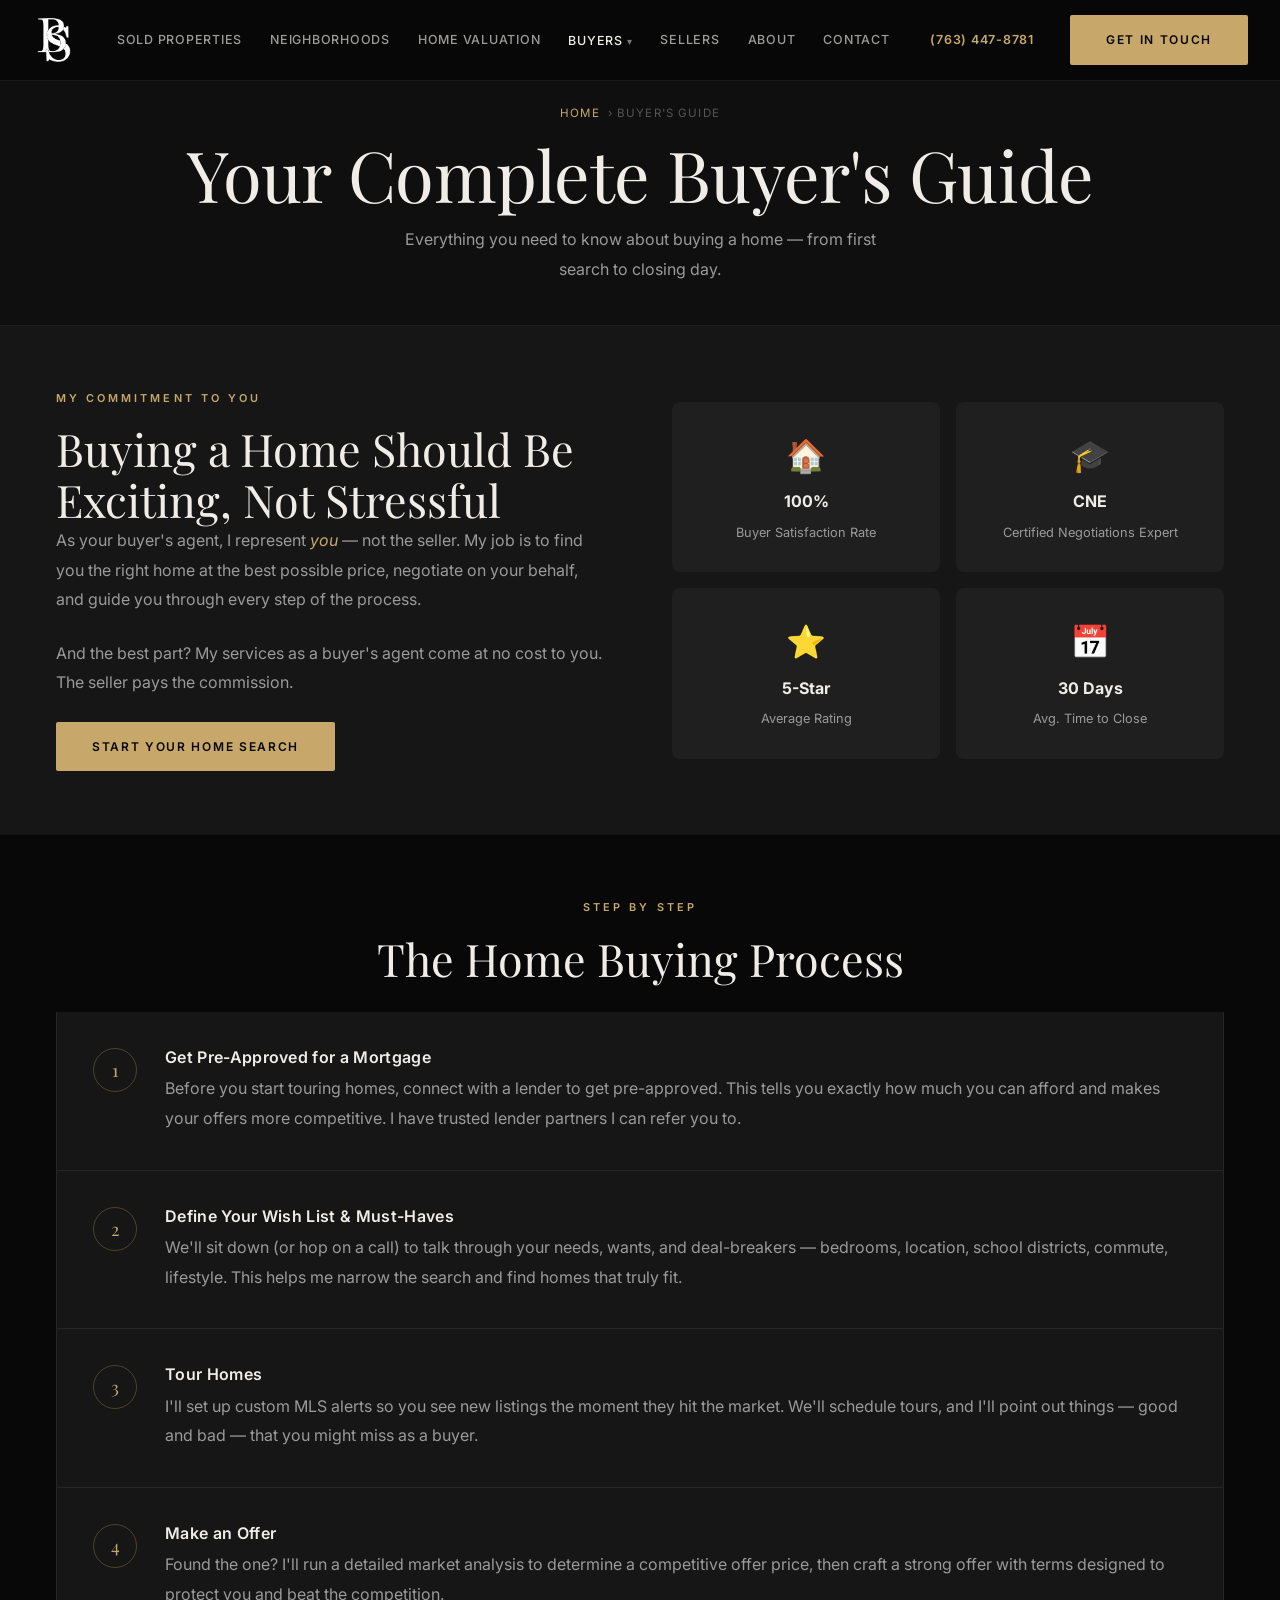
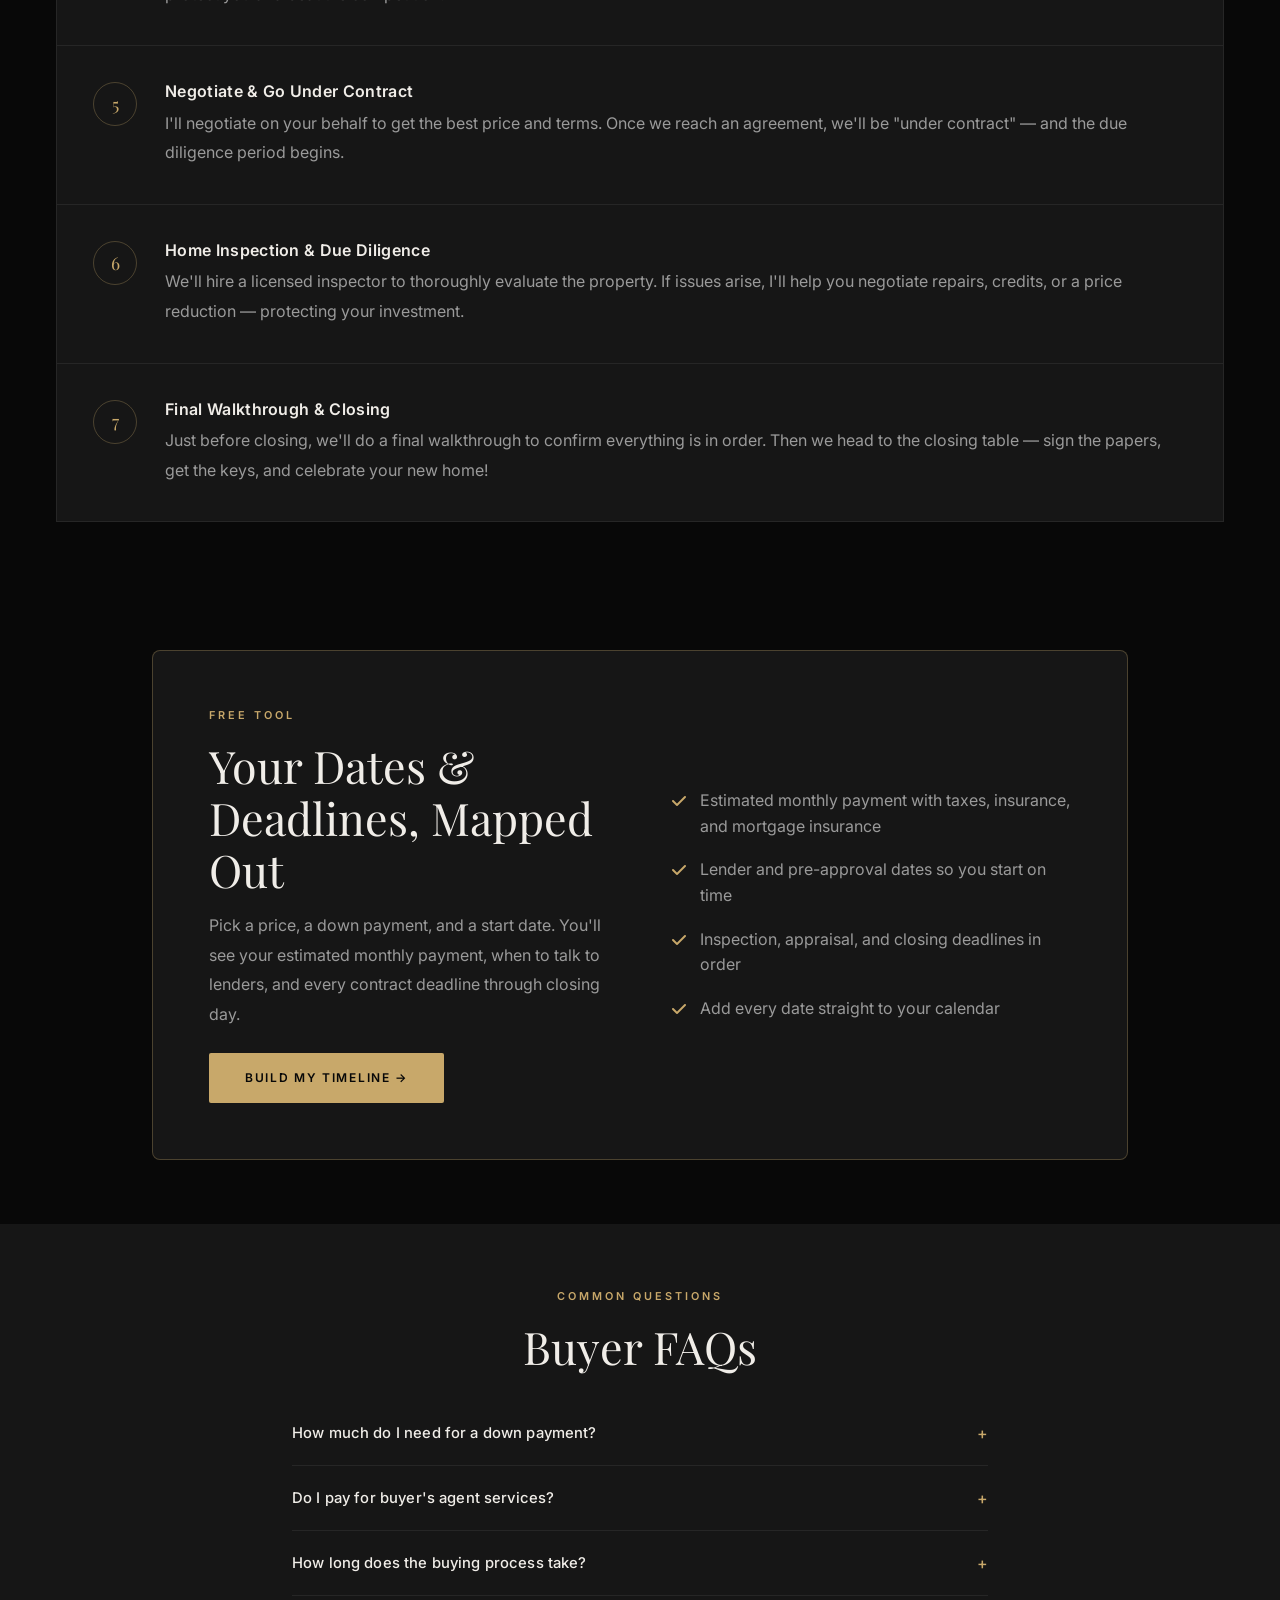
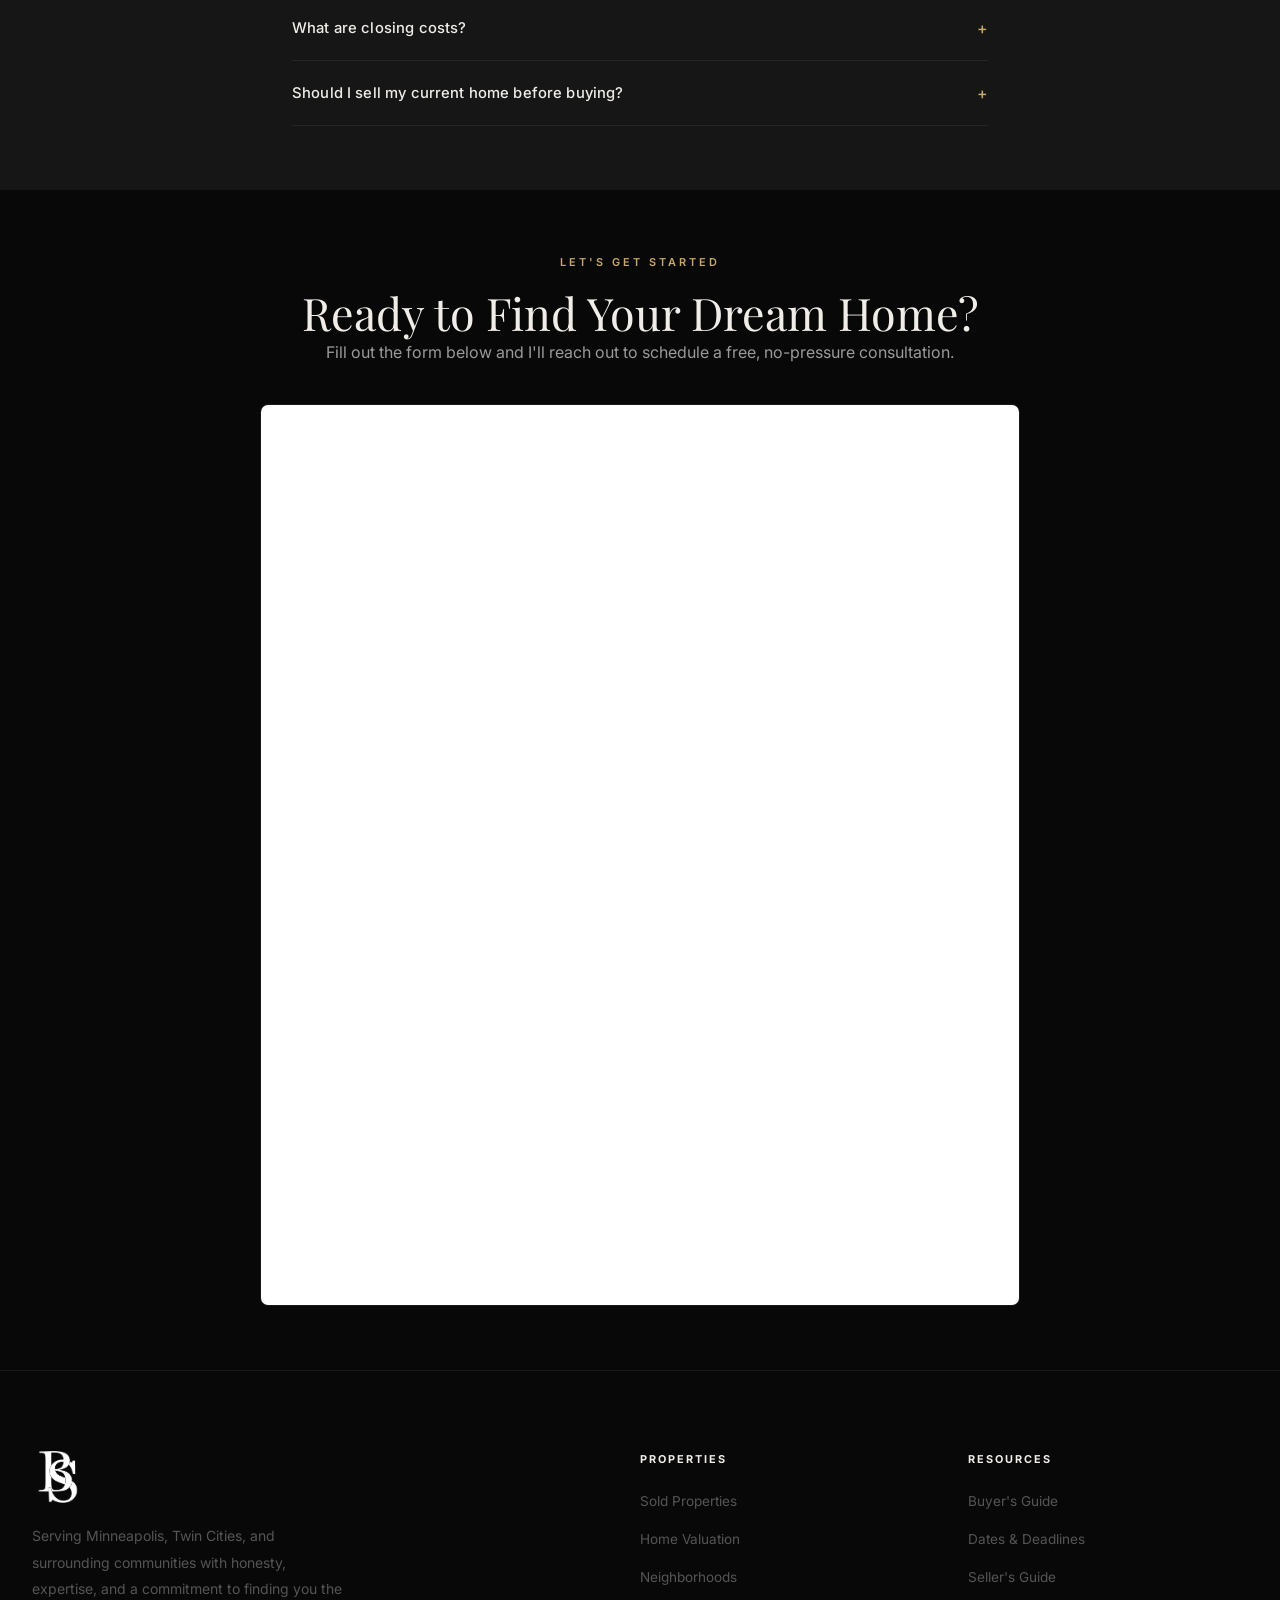
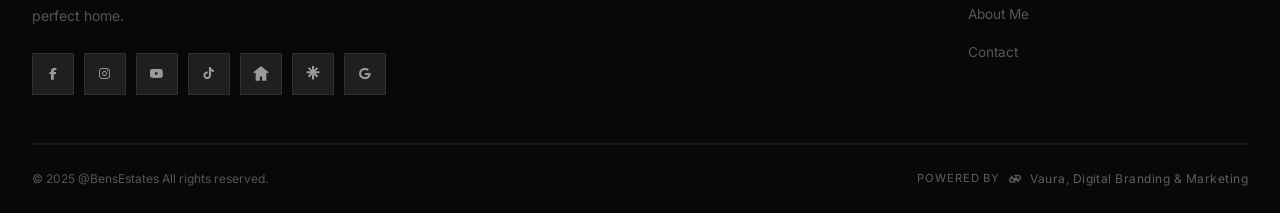
<file: buyers.html>
<!DOCTYPE html>
<html lang="en">
<head>
  <meta charset="UTF-8" />
  <meta name="viewport" content="width=device-width, initial-scale=1.0" />
  <title>Buyer's Guide | @BensEstates</title>
  <link rel="icon" type="image/png" sizes="32x32" href="images/favicon-32.png" />
  <link rel="icon" type="image/png" sizes="512x512" href="images/favicon-512.png" />
  <link rel="apple-touch-icon" href="images/apple-touch-icon.png" />
  <link rel="preconnect" href="https://fonts.googleapis.com" />
  <link href="https://fonts.googleapis.com/css2?family=Playfair+Display:wght@400;600;700&family=Inter:wght@400;500;600;700&display=swap" rel="stylesheet" />
  <link rel="stylesheet" href="styles.css" />
  <link rel="stylesheet" href="https://cdnjs.cloudflare.com/ajax/libs/font-awesome/6.5.1/css/all.min.css" />
</head>
<body>

<header class="site-header solid" id="header">
  <div class="nav-inner">
    <a href="index.html" class="nav-logo"><img src="images/logo-bs-white.png" alt="Ben's Estates" class="logo-img" style="height:44px;width:auto;" /></a>
    <nav class="nav-links">
      <a href="sold.html">Sold Properties</a>
      <a href="neighborhoods.html">Neighborhoods</a>
      <a href="home-valuation.html">Home Valuation</a>
      <div class="nav-dropdown">
        <a href="buyers.html" class="active">Buyers</a>
        <div class="dropdown-menu">
          <a href="buyers.html">Buyer's Guide</a>
          <a href="dates-and-deadlines.html">Dates &amp; Deadlines</a>
        </div>
      </div>
      <a href="sellers.html">Sellers</a>
      <a href="about.html">About</a>
      <a href="contact.html">Contact</a>
    </nav>
    <div style="display:flex;align-items:center;gap:16px;">
      <a href="tel:+17634478781" class="nav-phone">(763) 447-8781</a>
      <a href="contact.html" class="btn btn-primary nav-cta">Get In Touch</a>
    </div>
    <button class="nav-toggle" id="navToggle"><span></span><span></span><span></span></button>
  </div>
</header>

<div class="mobile-nav" id="mobileNav">
  <button class="mobile-close" id="mobileClose">✕</button>
  <a href="sold.html">Sold Properties</a>
  <a href="neighborhoods.html">Neighborhoods</a>
  <a href="home-valuation.html">Home Valuation</a>
  <a href="buyers.html">Buyers Guide</a>
  <a href="dates-and-deadlines.html">Dates &amp; Deadlines</a>
  <a href="sellers.html">Sellers Guide</a>
  <a href="about.html">About</a>
  <a href="contact.html">Contact</a>
  <a href="contact.html" class="btn btn-primary">Get In Touch</a>
</div>

<div class="page-hero">
  <div class="breadcrumb"><a href="index.html">Home</a> › Buyer's Guide</div>
  <h1>Your Complete Buyer's Guide</h1>
  <p>Everything you need to know about buying a home — from first search to closing day.</p>
</div>

<!-- Intro -->
<section class="section" style="background:var(--bg-2);">
  <div class="container">
    <div class="grid-2">
      <div>
        <span class="section-label">My Commitment to You</span>
        <h2>Buying a Home Should Be Exciting, Not Stressful</h2>
        <p class="mb-24">As your buyer's agent, I represent <em>you</em> — not the seller. My job is to find you the right home at the best possible price, negotiate on your behalf, and guide you through every step of the process.</p>
        <p class="mb-24">And the best part? My services as a buyer's agent come at no cost to you. The seller pays the commission.</p>
        <a href="contact.html" class="btn btn-primary">Start Your Home Search</a>
      </div>
      <div style="display:grid;grid-template-columns:1fr 1fr;gap:16px;">
        <div style="background:var(--bg-3);padding:28px;border-radius:var(--radius-lg);text-align:center;">
          <div style="font-size:2rem;margin-bottom:8px;">🏠</div>
          <strong style="display:block;margin-bottom:4px;">100%</strong>
          <span style="font-size:.8rem;color:var(--color-text-muted);">Buyer Satisfaction Rate</span>
        </div>
        <div style="background:var(--bg-3);padding:28px;border-radius:var(--radius-lg);text-align:center;">
          <div style="font-size:2rem;margin-bottom:8px;">🎓</div>
          <strong style="display:block;margin-bottom:4px;">CNE</strong>
          <span style="font-size:.8rem;color:var(--color-text-muted);">Certified Negotiations Expert</span>
        </div>
        <div style="background:var(--bg-3);padding:28px;border-radius:var(--radius-lg);text-align:center;">
          <div style="font-size:2rem;margin-bottom:8px;">⭐</div>
          <strong style="display:block;margin-bottom:4px;">5-Star</strong>
          <span style="font-size:.8rem;color:var(--color-text-muted);">Average Rating</span>
        </div>
        <div style="background:var(--bg-3);padding:28px;border-radius:var(--radius-lg);text-align:center;">
          <div style="font-size:2rem;margin-bottom:8px;">📅</div>
          <strong style="display:block;margin-bottom:4px;">30 Days</strong>
          <span style="font-size:.8rem;color:var(--color-text-muted);">Avg. Time to Close</span>
        </div>
      </div>
    </div>
  </div>
</section>

<!-- Steps -->
<section class="section">
  <div class="container">
    <div class="section-center mb-48">
      <span class="section-label">Step by Step</span>
      <h2>The Home Buying Process</h2>
    </div>

    <div class="guide-step">
      <div class="guide-num">1</div>
      <div class="guide-text">
        <h4>Get Pre-Approved for a Mortgage</h4>
        <p>Before you start touring homes, connect with a lender to get pre-approved. This tells you exactly how much you can afford and makes your offers more competitive. I have trusted lender partners I can refer you to.</p>
      </div>
    </div>

    <div class="guide-step">
      <div class="guide-num">2</div>
      <div class="guide-text">
        <h4>Define Your Wish List & Must-Haves</h4>
        <p>We'll sit down (or hop on a call) to talk through your needs, wants, and deal-breakers — bedrooms, location, school districts, commute, lifestyle. This helps me narrow the search and find homes that truly fit.</p>
      </div>
    </div>

    <div class="guide-step">
      <div class="guide-num">3</div>
      <div class="guide-text">
        <h4>Tour Homes</h4>
        <p>I'll set up custom MLS alerts so you see new listings the moment they hit the market. We'll schedule tours, and I'll point out things — good and bad — that you might miss as a buyer.</p>
      </div>
    </div>

    <div class="guide-step">
      <div class="guide-num">4</div>
      <div class="guide-text">
        <h4>Make an Offer</h4>
        <p>Found the one? I'll run a detailed market analysis to determine a competitive offer price, then craft a strong offer with terms designed to protect you and beat the competition.</p>
      </div>
    </div>

    <div class="guide-step">
      <div class="guide-num">5</div>
      <div class="guide-text">
        <h4>Negotiate & Go Under Contract</h4>
        <p>I'll negotiate on your behalf to get the best price and terms. Once we reach an agreement, we'll be "under contract" — and the due diligence period begins.</p>
      </div>
    </div>

    <div class="guide-step">
      <div class="guide-num">6</div>
      <div class="guide-text">
        <h4>Home Inspection & Due Diligence</h4>
        <p>We'll hire a licensed inspector to thoroughly evaluate the property. If issues arise, I'll help you negotiate repairs, credits, or a price reduction — protecting your investment.</p>
      </div>
    </div>

    <div class="guide-step">
      <div class="guide-num">7</div>
      <div class="guide-text">
        <h4>Final Walkthrough & Closing</h4>
        <p>Just before closing, we'll do a final walkthrough to confirm everything is in order. Then we head to the closing table — sign the papers, get the keys, and celebrate your new home!</p>
      </div>
    </div>
  </div>
</section>

<!-- Dates & Deadlines tool -->
<section class="section">
  <div class="container" style="max-width:1040px;">
    <div style="background:var(--bg-2);border:1px solid var(--color-accent-border);border-radius:var(--radius-lg);padding:clamp(24px,5vw,56px);">
      <div class="grid-2">
        <div>
          <span class="section-label">Free Tool</span>
          <h2 class="mb-16">Your Dates &amp; Deadlines, Mapped Out</h2>
          <p class="mb-24">Pick a price, a down payment, and a start date. You'll see your estimated monthly payment, when to talk to lenders, and every contract deadline through closing day.</p>
          <a href="dates-and-deadlines.html" class="btn btn-primary">Build My Timeline →</a>
        </div>
        <ul style="display:grid;gap:18px;">
          <li style="display:flex;gap:14px;align-items:flex-start;"><i class="fa-solid fa-check" style="color:var(--color-accent);margin-top:5px;"></i><span style="color:var(--text-secondary);">Estimated monthly payment with taxes, insurance, and mortgage insurance</span></li>
          <li style="display:flex;gap:14px;align-items:flex-start;"><i class="fa-solid fa-check" style="color:var(--color-accent);margin-top:5px;"></i><span style="color:var(--text-secondary);">Lender and pre-approval dates so you start on time</span></li>
          <li style="display:flex;gap:14px;align-items:flex-start;"><i class="fa-solid fa-check" style="color:var(--color-accent);margin-top:5px;"></i><span style="color:var(--text-secondary);">Inspection, appraisal, and closing deadlines in order</span></li>
          <li style="display:flex;gap:14px;align-items:flex-start;"><i class="fa-solid fa-check" style="color:var(--color-accent);margin-top:5px;"></i><span style="color:var(--text-secondary);">Add every date straight to your calendar</span></li>
        </ul>
      </div>
    </div>
  </div>
</section>

<!-- FAQ -->
<section class="section" style="background:var(--bg-2);">
  <div class="container" style="max-width:760px;">
    <div class="section-center mb-48">
      <span class="section-label">Common Questions</span>
      <h2>Buyer FAQs</h2>
    </div>

    <div class="faq-item">
      <button class="faq-q" onclick="toggleFaq(this)">
        How much do I need for a down payment? <span class="icon">+</span>
      </button>
      <div class="faq-a">It depends on the loan type. Conventional loans typically require 5–20%, FHA loans as little as 3.5%, and VA/USDA loans can be 0% down for eligible buyers. I'll connect you with a lender who can walk you through your best options.</div>
    </div>

    <div class="faq-item">
      <button class="faq-q" onclick="toggleFaq(this)">
        Do I pay for buyer's agent services? <span class="icon">+</span>
      </button>
      <div class="faq-a">In most transactions, the seller pays the buyer's agent commission, so my services come at no direct cost to you. We'll discuss this clearly upfront before we begin working together.</div>
    </div>

    <div class="faq-item">
      <button class="faq-q" onclick="toggleFaq(this)">
        How long does the buying process take? <span class="icon">+</span>
      </button>
      <div class="faq-a">From the start of your search to closing, the timeline varies — but typically 30–90 days once you're under contract. The search itself can take anywhere from days to months depending on inventory and your criteria.</div>
    </div>

    <div class="faq-item">
      <button class="faq-q" onclick="toggleFaq(this)">
        What are closing costs? <span class="icon">+</span>
      </button>
      <div class="faq-a">Closing costs are fees paid at the end of the transaction — typically 2–5% of the purchase price. They include lender fees, title insurance, appraisal, and prepaid items like property taxes. I'll walk you through an estimate early in the process so there are no surprises.</div>
    </div>

    <div class="faq-item">
      <button class="faq-q" onclick="toggleFaq(this)">
        Should I sell my current home before buying? <span class="icon">+</span>
      </button>
      <div class="faq-a">It depends on your financial situation and the market. In some cases we can negotiate a contingent offer; in others, selling first gives you stronger buying power. Let's discuss your specific situation — there's no one-size-fits-all answer.</div>
    </div>

  </div>
</section>

<!-- CTA with form -->
<section class="section">
  <div class="container">
    <div class="section-center" style="margin-bottom:36px;">
      <span class="section-label">Let's Get Started</span>
      <h2>Ready to Find Your Dream Home?</h2>
      <p>Fill out the form below and I'll reach out to schedule a free, no-pressure consultation.</p>
    </div>
    <div style="max-width:760px;margin:0 auto;border-radius:var(--radius-lg);overflow:hidden;border:1px solid var(--border);">
      <iframe src="https://docs.google.com/forms/d/e/1FAIpQLSdCh97kgfDdqSEQMoFSo-2cpTEDGhv2BmVxqN8GdBgTVxw3JA/viewform?embedded=true" width="100%" height="900" frameborder="0" marginheight="0" marginwidth="0" style="display:block;background:#fff;">Loading…</iframe>
    </div>
  </div>
</section>

<footer class="site-footer">
  <div class="footer-inner">
        <div class="footer-brand">
      <img src="images/logo-bs-white.png" alt="Ben's Estates" style="height:52px;width:auto;margin-bottom:16px;" />
      <p>Serving Minneapolis, Twin Cities, and surrounding communities with honesty, expertise, and a commitment to finding you the perfect home.</p>
      <div class="social-links" style="margin-top:24px;">
        <a href="https://facebook.com/bensestates" class="social-link" title="Facebook" target="_blank"><i class="fa-brands fa-facebook-f"></i></a>
        <a href="https://instagram.com/bensestates" class="social-link" title="Instagram" target="_blank"><i class="fa-brands fa-instagram"></i></a>
        <a href="https://youtube.com/bensestates" class="social-link" title="YouTube" target="_blank"><i class="fa-brands fa-youtube"></i></a>
        <a href="https://tiktok.com/@bensestates" class="social-link" title="TikTok" target="_blank"><i class="fa-brands fa-tiktok"></i></a>
        <a href="https://www.zillow.com/profile/IGBensEstates" class="social-link" title="Zillow" target="_blank"><svg xmlns="http://www.w3.org/2000/svg" viewBox="0 0 24 24" width="16" height="16" fill="currentColor"><path d="M12 0 .5 9.3l1.6 2L4 9.9V22h6.4v-6.2h3.2V22H20V9.9l1.9 1.4 1.6-2Z"/></svg></a>
        <a href="https://linktr.ee/bensestates" class="social-link" title="Linktree" target="_blank"><svg xmlns="http://www.w3.org/2000/svg" viewBox="0 0 24 24" width="16" height="16" fill="currentColor"><path d="m13.511 5.853 4.005-4.117 2.2 2.126-4.116 4.005h5.99v3.04h-6.06l4.176 4.276-2.202 2.127-5.566-5.567-5.517 5.567-2.201-2.127 4.176-4.276H2.416v-3.04h5.99L4.29 3.862l2.2-2.126 4.006 4.117V0h3.015v5.853zM10.496 20.389v-7.836h3.015v7.836h-3.015z"/></svg></a>
        <a href="https://share.google/MOJcwrtn4jOWiQxQ8" class="social-link" title="Google Reviews" target="_blank"><i class="fa-brands fa-google"></i></a>
      </div>
    </div>
    <div class="footer-col"><h5>Properties</h5><ul><li><a href="sold.html">Sold Properties</a></li>
      <li><a href="home-valuation.html">Home Valuation</a></li><li><a href="neighborhoods.html">Neighborhoods</a></li>
    </ul></div>
    <div class="footer-col"><h5>Resources</h5><ul>
      <li><a href="buyers.html">Buyer's Guide</a></li><li><a href="dates-and-deadlines.html">Dates &amp; Deadlines</a></li><li><a href="sellers.html">Seller's Guide</a></li>
      <li><a href="about.html">About Me</a></li><li><a href="contact.html">Contact</a></li>
    </ul></div>
  </div>
  <div class="footer-bottom">
    <span>© 2025 @BensEstates All rights reserved.</span>
    <div class="footer-vaura-inline">
      <span class="powered-label">Powered by</span>
      <img src="images/logo-vaura-white.png" alt="Vaura, Digital Branding and Marketing" />
      <span>Vaura, Digital Branding &amp; Marketing</span>
    </div>
  </div>
</footer>

<script>
  document.getElementById('navToggle').addEventListener('click', () => document.getElementById('mobileNav').classList.toggle('open'));
  document.getElementById('mobileClose').addEventListener('click', () => document.getElementById('mobileNav').classList.remove('open'));

  function toggleFaq(btn) {
    const answer = btn.nextElementSibling;
    const isOpen = answer.classList.contains('open');
    document.querySelectorAll('.faq-a').forEach(a => a.classList.remove('open'));
    document.querySelectorAll('.faq-q').forEach(b => b.classList.remove('open'));
    if (!isOpen) { answer.classList.add('open'); btn.classList.add('open'); }
  }
</script>
</body>
</html>
</file>
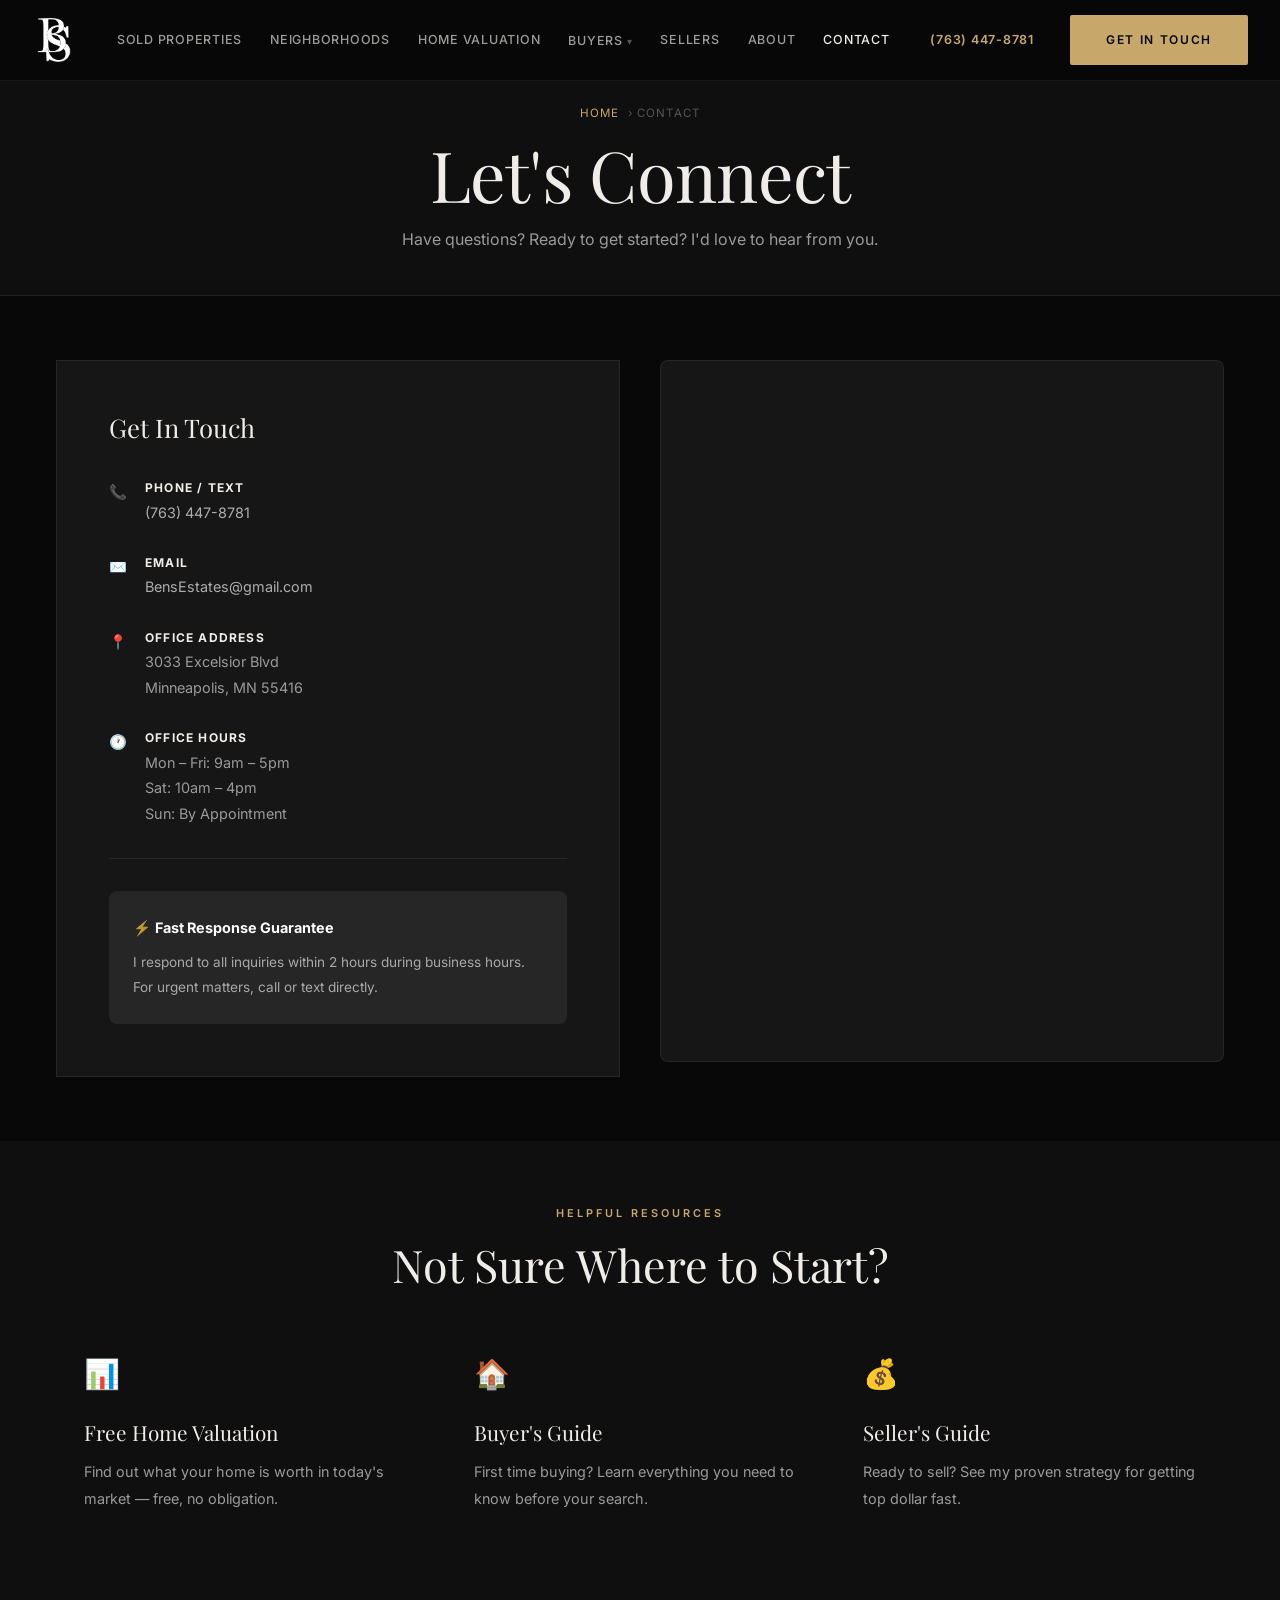
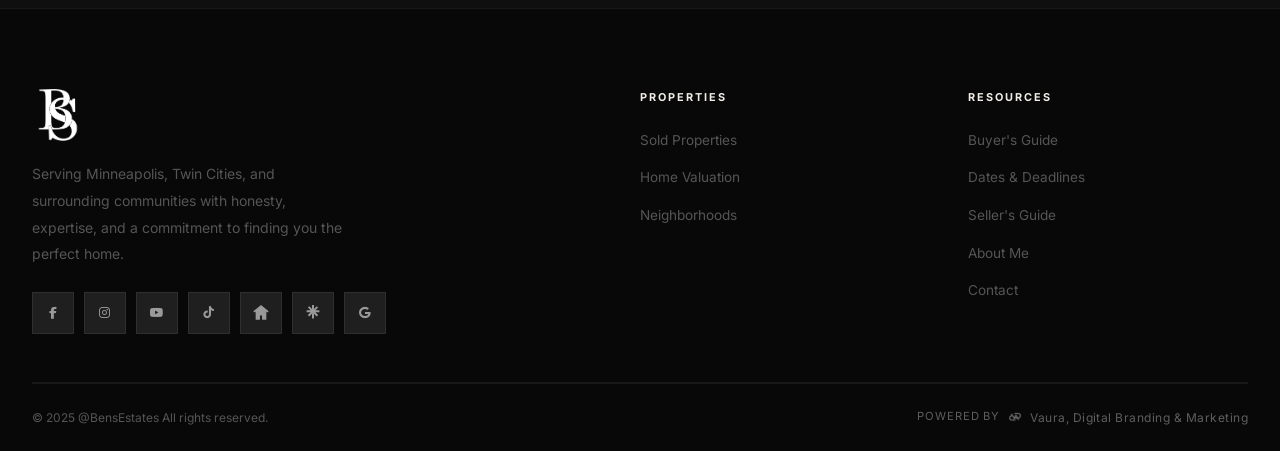
<file: contact.html>
<!DOCTYPE html>
<html lang="en">
<head>
  <meta charset="UTF-8" />
  <meta name="viewport" content="width=device-width, initial-scale=1.0" />
  <title>Contact | @BensEstates</title>
  <link rel="icon" type="image/png" sizes="32x32" href="images/favicon-32.png" />
  <link rel="icon" type="image/png" sizes="512x512" href="images/favicon-512.png" />
  <link rel="apple-touch-icon" href="images/apple-touch-icon.png" />
  <link rel="preconnect" href="https://fonts.googleapis.com" />
  <link href="https://fonts.googleapis.com/css2?family=Playfair+Display:wght@400;600;700&family=Inter:wght@400;500;600;700&display=swap" rel="stylesheet" />
  <link rel="stylesheet" href="styles.css" />
  <link rel="stylesheet" href="https://cdnjs.cloudflare.com/ajax/libs/font-awesome/6.5.1/css/all.min.css" />
</head>
<body>

<header class="site-header solid" id="header">
  <div class="nav-inner">
    <a href="index.html" class="nav-logo"><img src="images/logo-bs-white.png" alt="Ben's Estates" class="logo-img" style="height:44px;width:auto;" /></a>
    <nav class="nav-links">
      <a href="sold.html">Sold Properties</a>
      <a href="neighborhoods.html">Neighborhoods</a>
      <a href="home-valuation.html">Home Valuation</a>
      <div class="nav-dropdown">
        <a href="buyers.html">Buyers</a>
        <div class="dropdown-menu">
          <a href="buyers.html">Buyer's Guide</a>
          <a href="dates-and-deadlines.html">Dates &amp; Deadlines</a>
        </div>
      </div>
      <a href="sellers.html">Sellers</a>
      <a href="about.html">About</a>
      <a href="contact.html" class="active">Contact</a>
    </nav>
    <div style="display:flex;align-items:center;gap:16px;">
      <a href="tel:+17634478781" class="nav-phone">(763) 447-8781</a>
      <a href="contact.html" class="btn btn-primary nav-cta">Get In Touch</a>
    </div>
    <button class="nav-toggle" id="navToggle"><span></span><span></span><span></span></button>
  </div>
</header>

<div class="mobile-nav" id="mobileNav">
  <button class="mobile-close" id="mobileClose">✕</button>
  <a href="sold.html">Sold Properties</a>
  <a href="neighborhoods.html">Neighborhoods</a>
  <a href="home-valuation.html">Home Valuation</a>
  <a href="buyers.html">Buyers Guide</a>
  <a href="dates-and-deadlines.html">Dates &amp; Deadlines</a>
  <a href="sellers.html">Sellers Guide</a>
  <a href="about.html">About</a>
  <a href="contact.html">Contact</a>
  <a href="contact.html" class="btn btn-primary">Get In Touch</a>
</div>

<div class="page-hero">
  <div class="breadcrumb"><a href="index.html">Home</a> › Contact</div>
  <h1>Let's Connect</h1>
  <p>Have questions? Ready to get started? I'd love to hear from you.</p>
</div>

<section class="section">
  <div class="container">
    <div class="grid-2" style="gap:40px;align-items:start;">

      <!-- Contact Info -->
      <div class="contact-info-card">
        <h3>Get In Touch</h3>

        <div class="contact-detail">
          <span class="contact-icon">📞</span>
          <div>
            <strong>Phone / Text</strong>
            <span><a href="tel:+17634478781" style="color:rgba(255,255,255,0.65);">(763) 447-8781</a></span>
          </div>
        </div>

        <div class="contact-detail">
          <span class="contact-icon">✉️</span>
          <div>
            <strong>Email</strong>
            <span><a href="mailto:BensEstates@gmail.com" style="color:rgba(255,255,255,0.65);">BensEstates@gmail.com</a></span>
          </div>
        </div>

        <div class="contact-detail">
          <span class="contact-icon">📍</span>
          <div>
            <strong>Office Address</strong>
            <span>3033 Excelsior Blvd<br />Minneapolis, MN 55416</span>
          </div>
        </div>

        <div class="contact-detail">
          <span class="contact-icon">🕐</span>
          <div>
            <strong>Office Hours</strong>
            <span>Mon – Fri: 9am – 5pm<br />Sat: 10am – 4pm<br />Sun: By Appointment</span>
          </div>
        </div>

        <div class="divider" style="border-color:rgba(255,255,255,0.1);margin:32px 0;"></div>

        <div style="background:rgba(255,255,255,0.07);border-radius:var(--radius-lg);padding:24px;">
          <p style="color:rgba(255,255,255,0.7);font-size:.9rem;margin-bottom:8px;">⚡ <strong style="color:white;">Fast Response Guarantee</strong></p>
          <p style="color:rgba(255,255,255,0.6);font-size:.85rem;">I respond to all inquiries within 2 hours during business hours. For urgent matters, call or text directly.</p>
        </div>
      </div>

      <!-- Calendly Embed -->
      <div style="background:var(--bg-2);border-radius:var(--radius-lg);border:1px solid var(--border);overflow:hidden;">
        <div class="calendly-inline-widget" data-url="https://calendly.com/bensestates/chat?hide_landing_page_details=1&hide_gdpr_banner=1&background_color=161616&text_color=ffffff&primary_color=c9a84c" style="min-width:280px;height:700px;"></div>
        <script type="text/javascript" src="https://assets.calendly.com/assets/external/widget.js" async></script>
      </div>

    </div>
  </div>
</section>


<!-- Quick links -->
<section class="section" style="background:var(--bg-1);">
  <div class="container">
    <div class="section-center mb-48">
      <span class="section-label">Helpful Resources</span>
      <h2>Not Sure Where to Start?</h2>
    </div>
    <div class="grid-3 contact-quick-links">
      <a href="home-valuation.html" style="text-decoration:none;">
        <div class="service-card" style="cursor:pointer;">
          <div class="service-icon">📊</div>
          <h3>Free Home Valuation</h3>
          <p>Find out what your home is worth in today's market — free, no obligation.</p>
        </div>
      </a>
      <a href="buyers.html" style="text-decoration:none;">
        <div class="service-card" style="cursor:pointer;">
          <div class="service-icon">🏠</div>
          <h3>Buyer's Guide</h3>
          <p>First time buying? Learn everything you need to know before your search.</p>
        </div>
      </a>
      <a href="sellers.html" style="text-decoration:none;">
        <div class="service-card" style="cursor:pointer;">
          <div class="service-icon">💰</div>
          <h3>Seller's Guide</h3>
          <p>Ready to sell? See my proven strategy for getting top dollar fast.</p>
        </div>
      </a>
    </div>
  </div>
</section>

<footer class="site-footer">
  <div class="footer-inner">
        <div class="footer-brand">
      <img src="images/logo-bs-white.png" alt="Ben's Estates" style="height:52px;width:auto;margin-bottom:16px;" />
      <p>Serving Minneapolis, Twin Cities, and surrounding communities with honesty, expertise, and a commitment to finding you the perfect home.</p>
      <div class="social-links" style="margin-top:24px;">
        <a href="https://facebook.com/bensestates" class="social-link" title="Facebook" target="_blank"><i class="fa-brands fa-facebook-f"></i></a>
        <a href="https://instagram.com/bensestates" class="social-link" title="Instagram" target="_blank"><i class="fa-brands fa-instagram"></i></a>
        <a href="https://youtube.com/bensestates" class="social-link" title="YouTube" target="_blank"><i class="fa-brands fa-youtube"></i></a>
        <a href="https://tiktok.com/@bensestates" class="social-link" title="TikTok" target="_blank"><i class="fa-brands fa-tiktok"></i></a>
        <a href="https://www.zillow.com/profile/IGBensEstates" class="social-link" title="Zillow" target="_blank"><svg xmlns="http://www.w3.org/2000/svg" viewBox="0 0 24 24" width="16" height="16" fill="currentColor"><path d="M12 0 .5 9.3l1.6 2L4 9.9V22h6.4v-6.2h3.2V22H20V9.9l1.9 1.4 1.6-2Z"/></svg></a>
        <a href="https://linktr.ee/bensestates" class="social-link" title="Linktree" target="_blank"><svg xmlns="http://www.w3.org/2000/svg" viewBox="0 0 24 24" width="16" height="16" fill="currentColor"><path d="m13.511 5.853 4.005-4.117 2.2 2.126-4.116 4.005h5.99v3.04h-6.06l4.176 4.276-2.202 2.127-5.566-5.567-5.517 5.567-2.201-2.127 4.176-4.276H2.416v-3.04h5.99L4.29 3.862l2.2-2.126 4.006 4.117V0h3.015v5.853zM10.496 20.389v-7.836h3.015v7.836h-3.015z"/></svg></a>
        <a href="https://share.google/MOJcwrtn4jOWiQxQ8" class="social-link" title="Google Reviews" target="_blank"><i class="fa-brands fa-google"></i></a>
      </div>
    </div>
    <div class="footer-col"><h5>Properties</h5><ul><li><a href="sold.html">Sold Properties</a></li>
      <li><a href="home-valuation.html">Home Valuation</a></li><li><a href="neighborhoods.html">Neighborhoods</a></li>
    </ul></div>
    <div class="footer-col"><h5>Resources</h5><ul>
      <li><a href="buyers.html">Buyer's Guide</a></li><li><a href="dates-and-deadlines.html">Dates &amp; Deadlines</a></li><li><a href="sellers.html">Seller's Guide</a></li>
      <li><a href="about.html">About Me</a></li><li><a href="contact.html">Contact</a></li>
    </ul></div>
  </div>
  <div class="footer-bottom">
    <span>© 2025 @BensEstates All rights reserved.</span>
    <div class="footer-vaura-inline">
      <span class="powered-label">Powered by</span>
      <img src="images/logo-vaura-white.png" alt="Vaura, Digital Branding and Marketing" />
      <span>Vaura, Digital Branding &amp; Marketing</span>
    </div>
  </div>
</footer>

<script>
  document.getElementById('navToggle').addEventListener('click', () => document.getElementById('mobileNav').classList.toggle('open'));
  document.getElementById('mobileClose').addEventListener('click', () => document.getElementById('mobileNav').classList.remove('open'));

  function handleSubmit(e) {
    e.preventDefault();
    document.getElementById('contactForm').style.display = 'none';
    document.getElementById('successMsg').style.display = 'block';
  }
</script>
</body>
</html>
</file>
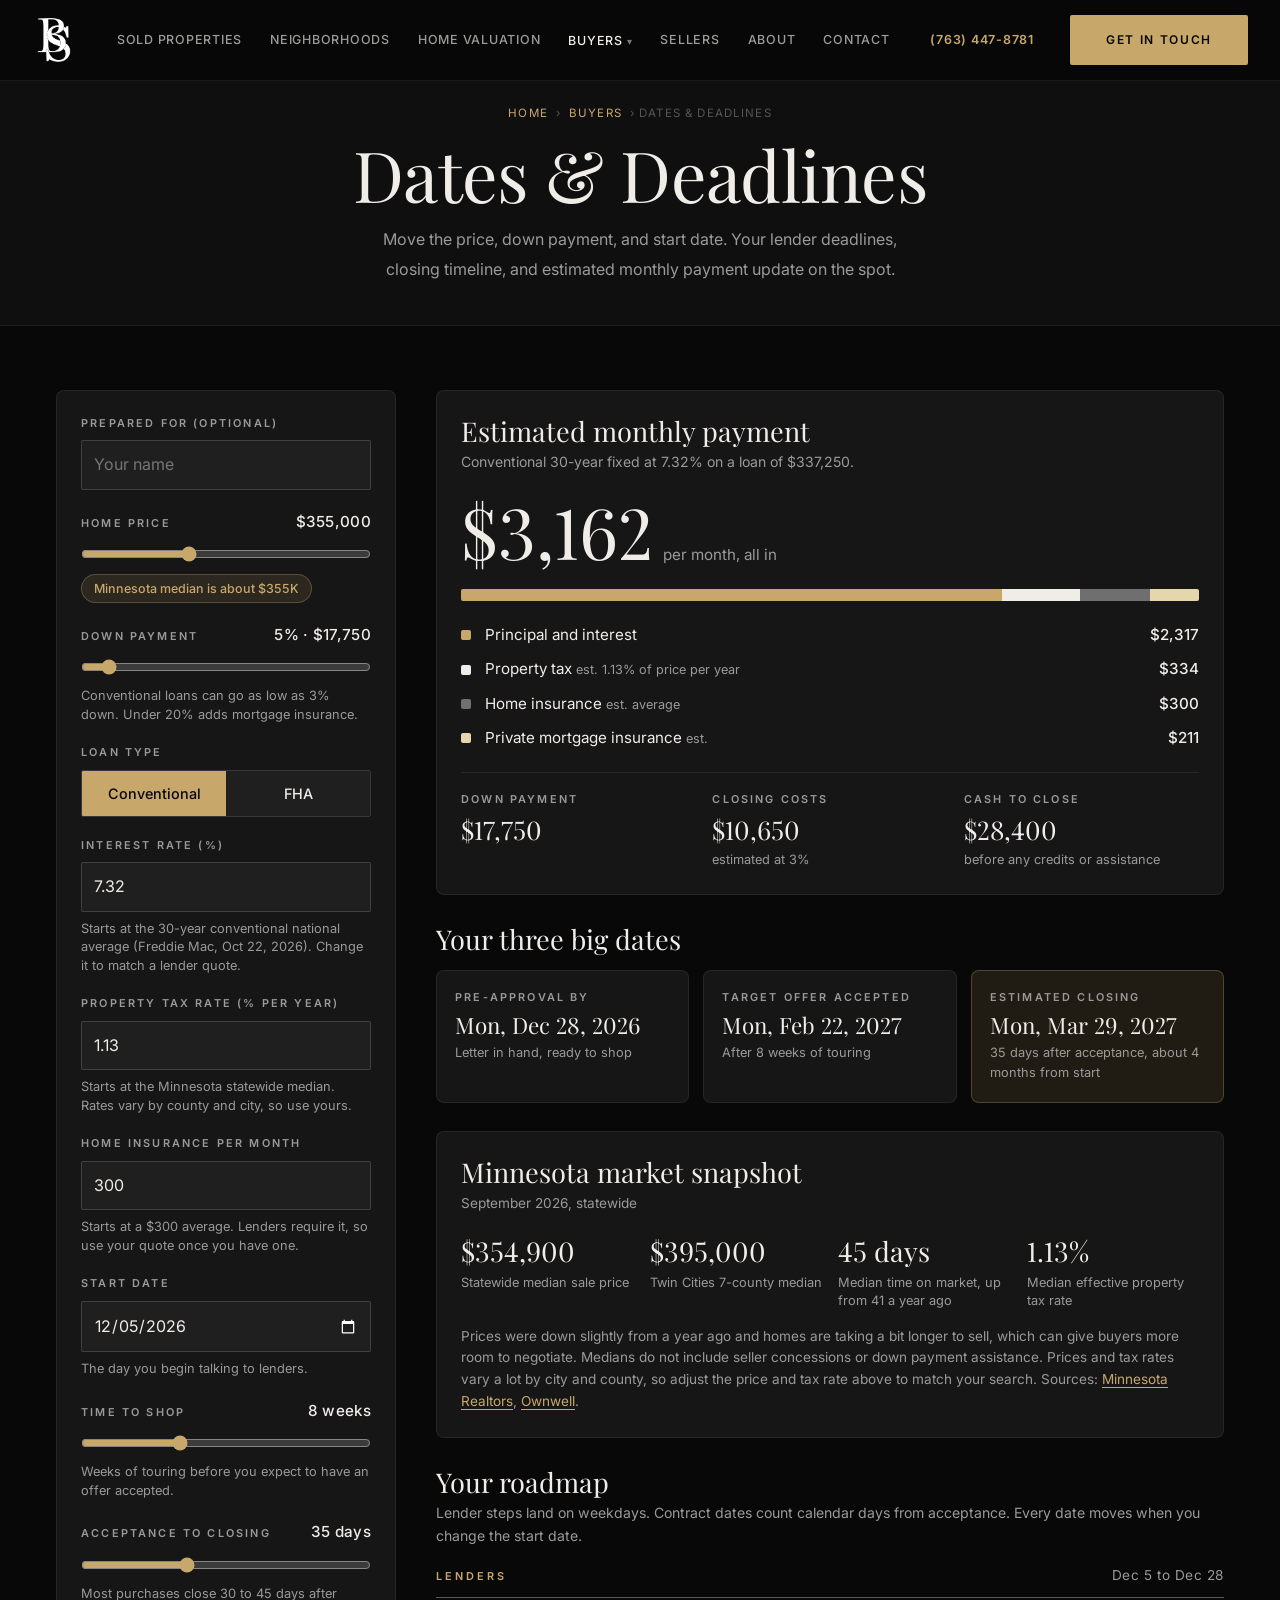
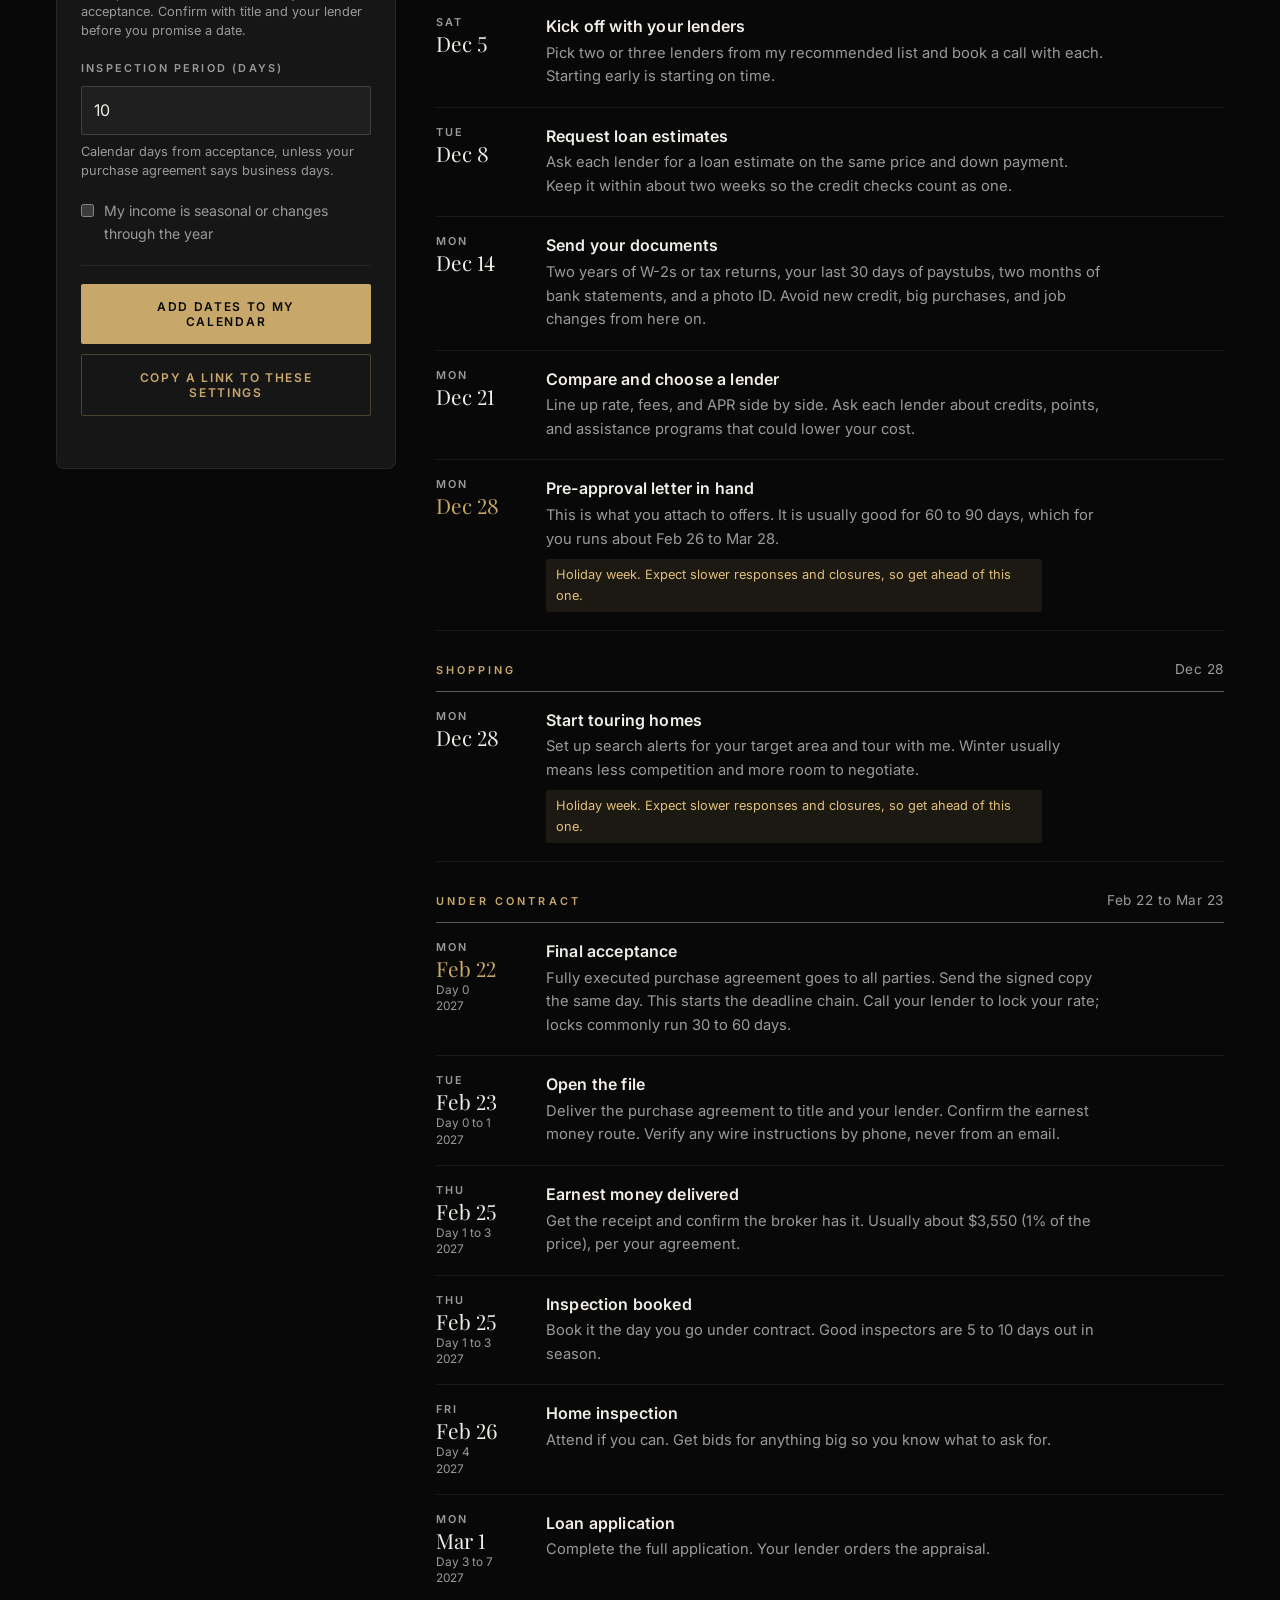
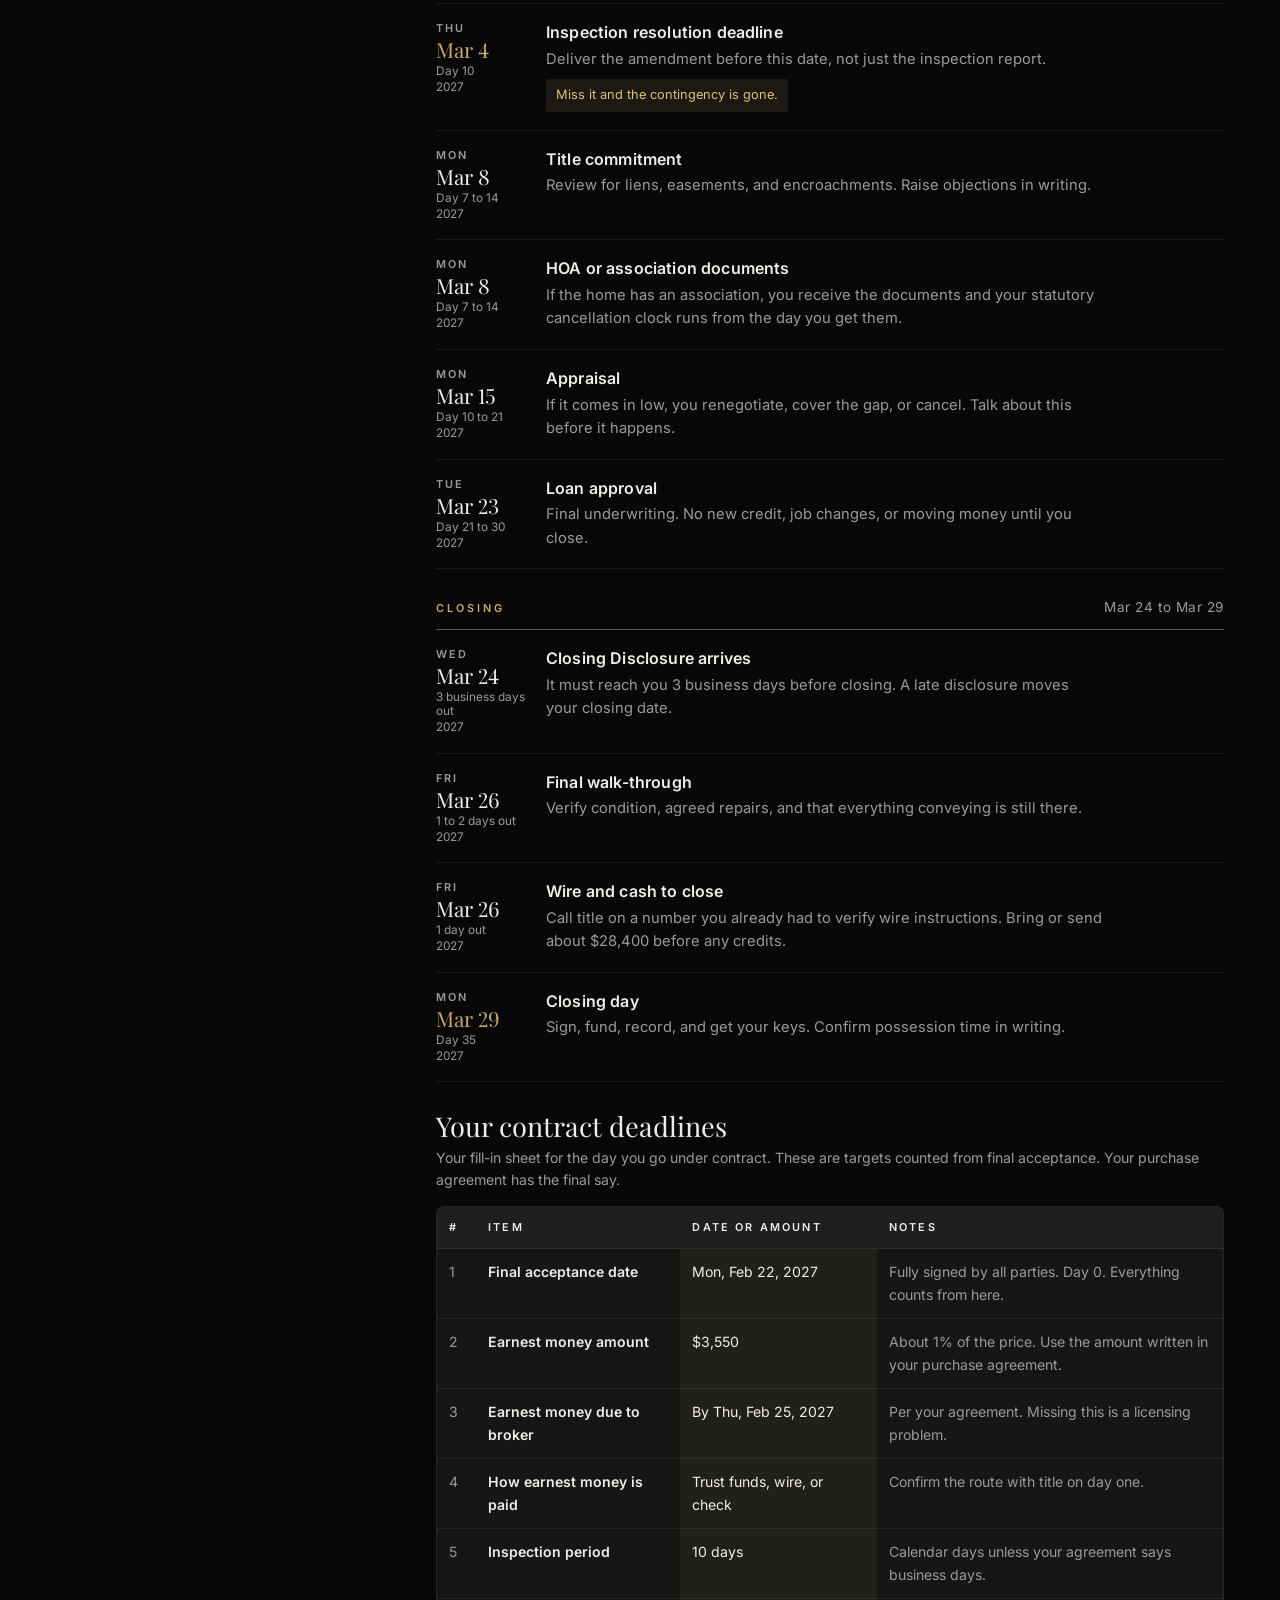
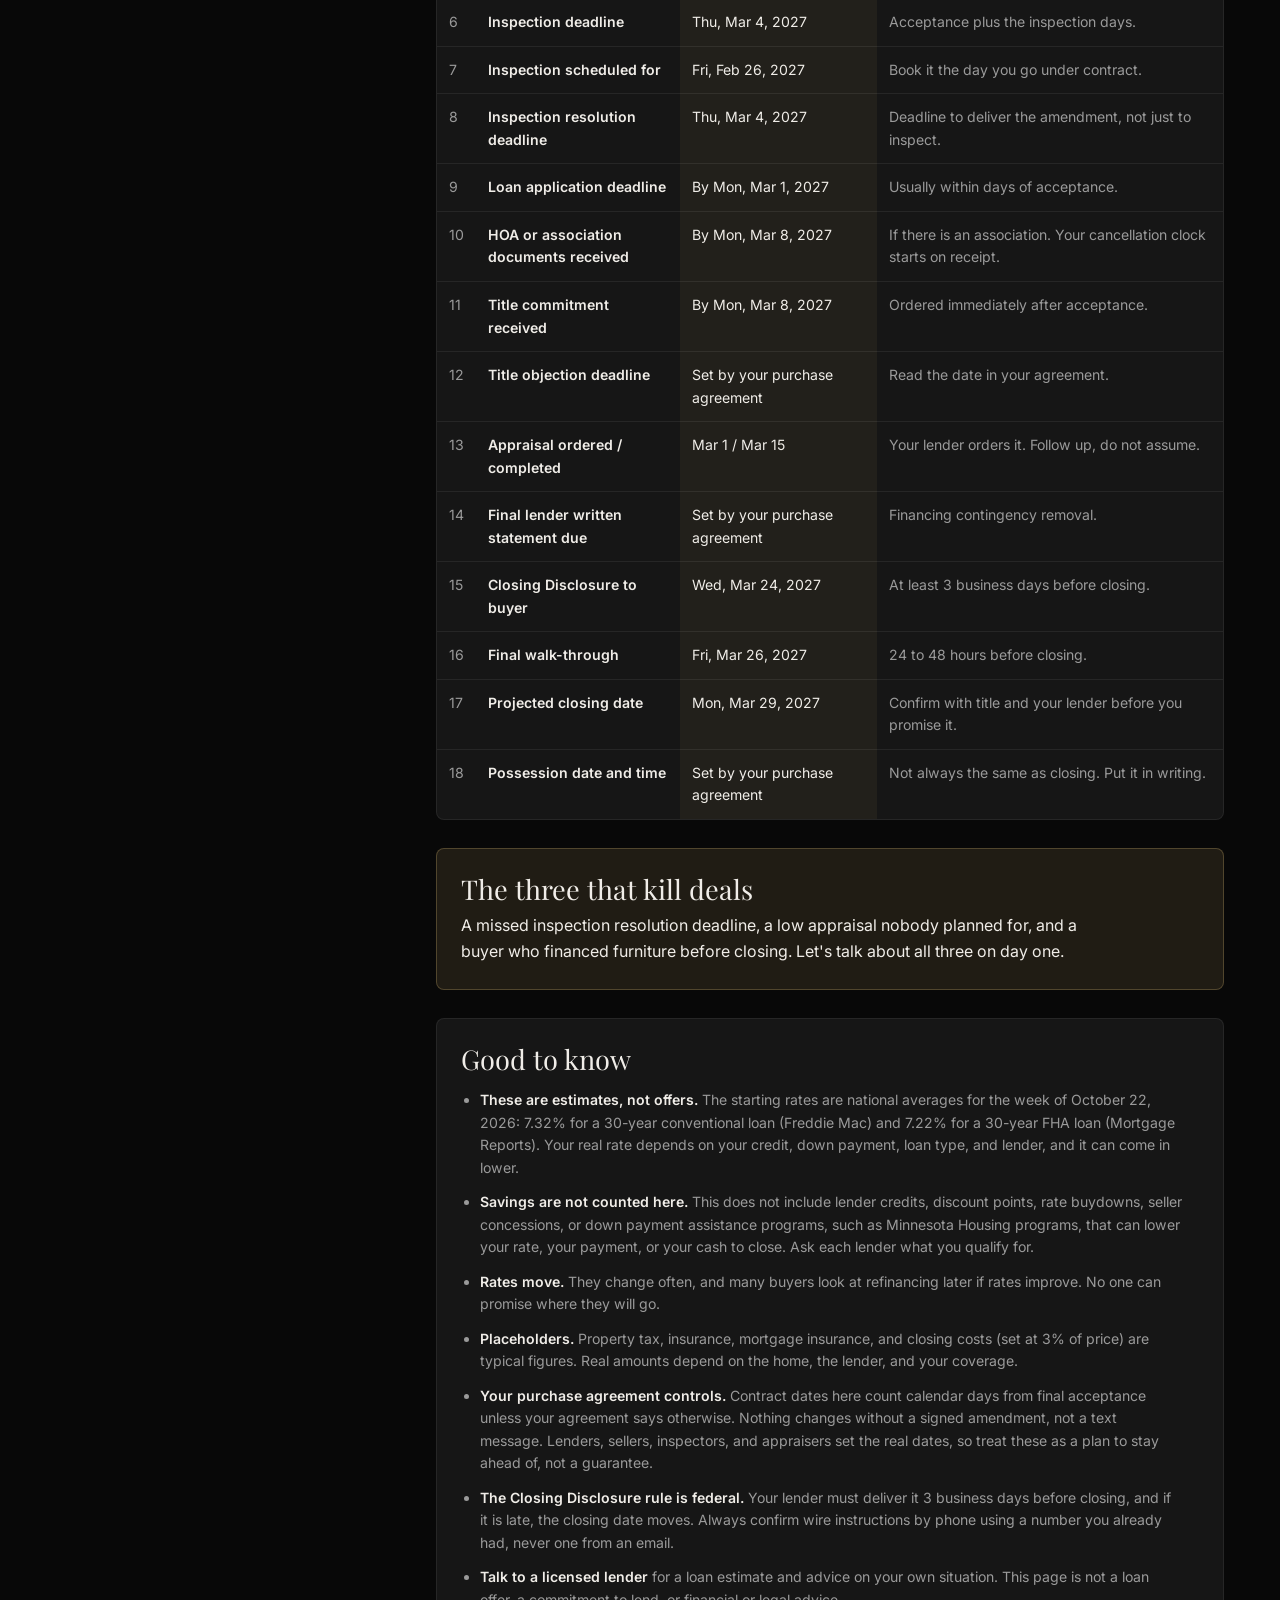
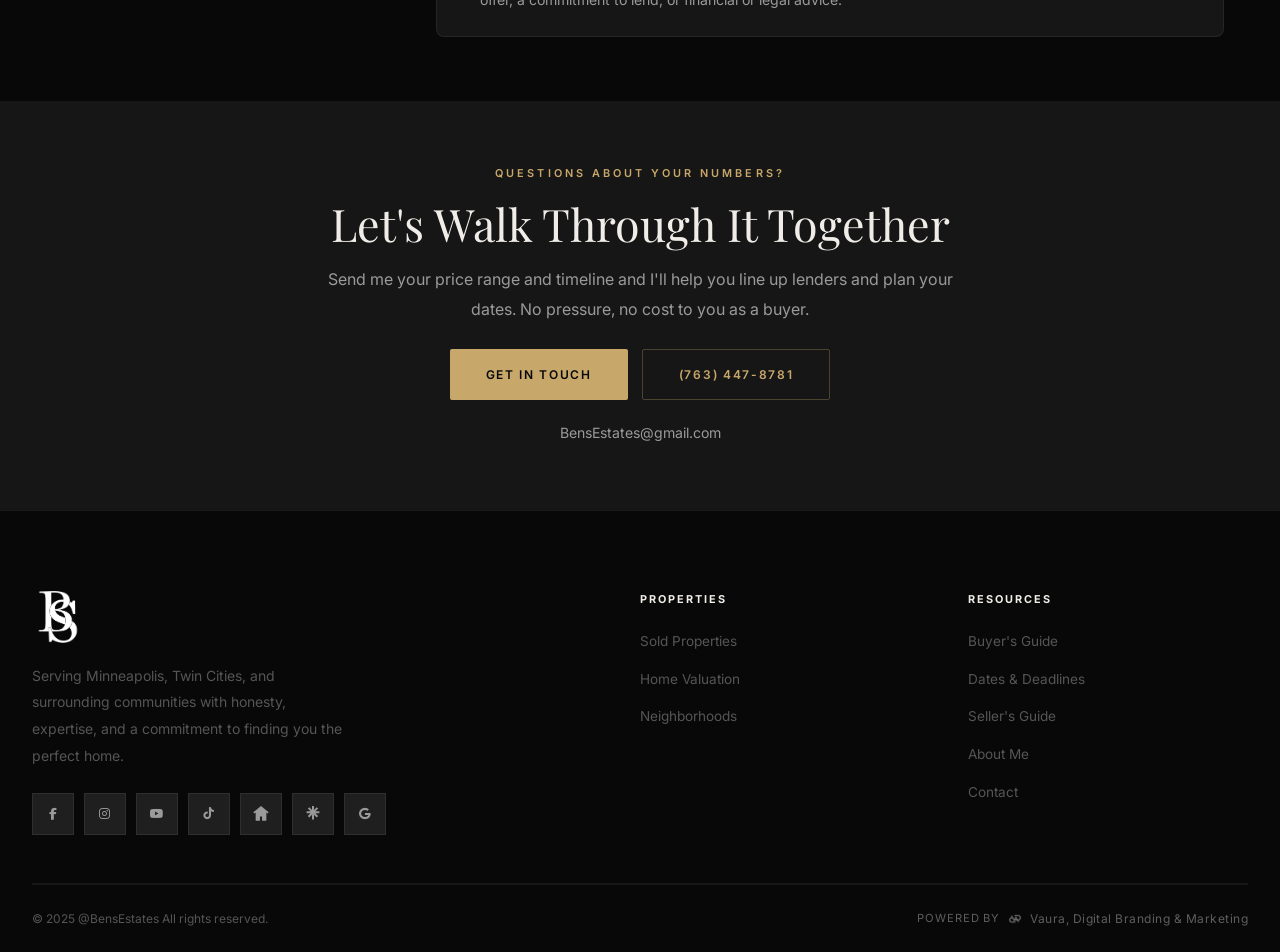
<file: dates-and-deadlines.html>
<!DOCTYPE html>
<html lang="en">
<head>
  <meta charset="UTF-8" />
  <meta name="viewport" content="width=device-width, initial-scale=1.0" />
  <title>Dates &amp; Deadlines | @BensEstates</title>
  <meta name="description" content="Plan your home purchase. Move the price, down payment, and start date to see your lender deadlines, contract deadlines, closing timeline, and estimated monthly payment." />
  <link rel="icon" type="image/png" sizes="32x32" href="images/favicon-32.png" />
  <link rel="icon" type="image/png" sizes="512x512" href="images/favicon-512.png" />
  <link rel="apple-touch-icon" href="images/apple-touch-icon.png" />
  <link rel="preconnect" href="https://fonts.googleapis.com" />
  <link href="https://fonts.googleapis.com/css2?family=Playfair+Display:wght@400;600;700&family=Inter:wght@400;500;600;700&display=swap" rel="stylesheet" />
  <link rel="stylesheet" href="styles.css" />
  <link rel="stylesheet" href="https://cdnjs.cloudflare.com/ajax/libs/font-awesome/6.5.1/css/all.min.css" />
  <style>
/* Dates & Deadlines tool. Scoped to .dd so nothing leaks into the rest of the site. */
.dd { color-scheme: dark; font-variant-numeric: lining-nums; --seg1: #c8a86a; --seg2: #f0ede8; --seg3: #6f6f6f; --seg4: #e6d6ad; --note: #e0c07a; --note-bg: rgba(200, 168, 106, 0.1); }
.dd p { line-height: 1.6; }
.dd-layout { display: grid; grid-template-columns: 1fr; gap: 28px; }
@media (min-width: 920px) {
  .dd-layout { grid-template-columns: 340px minmax(0, 1fr); gap: 40px; align-items: start; }
  .dd .controls { position: sticky; top: 100px; }
}
.dd .panel { background: var(--bg-2); border: 1px solid var(--border); border-radius: var(--radius-lg); padding: 24px; }
.dd .controls { display: flex; flex-direction: column; gap: 20px; }
.dd .field { display: flex; flex-direction: column; gap: 8px; min-width: 0; }
.dd .field > label, .dd .field .lbl { font-size: 0.68rem; letter-spacing: 0.2em; text-transform: uppercase; color: var(--text-secondary); font-weight: 600; display: flex; justify-content: space-between; gap: 12px; align-items: baseline; }
.dd .field .val { color: var(--text-primary); letter-spacing: 0.02em; text-transform: none; font-size: 0.95rem; font-weight: 500; text-align: right; }
.dd input[type=range] { width: 100%; accent-color: var(--color-accent); margin: 4px 0; background: transparent; }
.dd input[type=text], .dd input[type=number], .dd input[type=date] { width: 100%; min-width: 0; padding: 11px 12px; background: var(--bg-3); border: 1px solid var(--border-hover); border-radius: var(--radius); color: var(--text-primary); font: inherit; font-size: 16px; }
.dd input:focus-visible, .dd button:focus-visible { outline: 2px solid var(--color-accent); outline-offset: 2px; }
.dd .hint { font-size: 0.8rem; color: var(--text-secondary); line-height: 1.45; }
.dd .chip { align-self: flex-start; background: var(--color-accent-dim); color: var(--color-accent); border: 1px solid var(--color-accent-border); padding: 6px 12px; border-radius: 100px; font-size: 0.78rem; font-weight: 500; }
.dd .chip:hover { background: var(--color-accent); color: #080808; }
.dd .seg { position: relative; display: grid; grid-template-columns: 1fr 1fr; border: 1px solid var(--border-hover); border-radius: var(--radius); overflow: hidden; }
.dd .seg input { position: absolute; opacity: 0; pointer-events: none; }
.dd .seg label { display: block; padding: 11px 8px; text-align: center; cursor: pointer; background: var(--bg-3); color: var(--text-primary); font-size: 0.9rem; font-weight: 500; }
.dd .seg input:checked + label { background: var(--color-accent); color: #080808; }
.dd .seg input:focus-visible + label { outline: 2px solid var(--text-primary); outline-offset: -3px; }
.dd .check { display: flex; gap: 10px; align-items: flex-start; font-size: 0.88rem; color: var(--text-secondary); cursor: pointer; }
.dd .check input { margin-top: 4px; accent-color: var(--color-accent); }
.dd .actions { display: flex; flex-direction: column; gap: 10px; padding-top: 18px; border-top: 1px solid var(--border); }
.dd .actions .btn { width: 100%; justify-content: center; text-align: center; }
.dd .status { font-size: 0.82rem; color: var(--color-accent); min-height: 1.3em; }

.dd .main { display: flex; flex-direction: column; gap: 28px; min-width: 0; }
.dd .sec-title { font-family: var(--font-serif); font-size: 1.7rem; font-weight: 400; line-height: 1.2; margin-bottom: 4px; text-wrap: balance; }
.dd .sec-sub { color: var(--text-secondary); font-size: 0.88rem; }
.dd .pay { display: grid; gap: 22px; }
.dd .pay-big { display: flex; align-items: baseline; gap: 10px; flex-wrap: wrap; }
.dd .pay-num { font-family: var(--font-serif); font-size: clamp(2.8rem, 9vw, 4.4rem); line-height: 1; font-weight: 400; color: var(--text-primary); }
.dd .pay-unit { color: var(--text-secondary); font-size: 0.95rem; }
.dd .bar { display: flex; height: 12px; border-radius: 2px; overflow: hidden; background: var(--bg-4); }
.dd .bar span { display: block; height: 100%; }
.dd .rows { display: grid; gap: 10px; }
.dd .row { display: grid; grid-template-columns: 14px 1fr auto; align-items: center; gap: 10px; font-size: 0.95rem; color: var(--text-primary); }
.dd .dot { width: 10px; height: 10px; border-radius: 2px; }
.dd .row .amt { font-weight: 500; }
.dd .row small { color: var(--text-secondary); }
.dd .cash { display: grid; grid-template-columns: repeat(auto-fit, minmax(150px, 1fr)); gap: 16px; padding-top: 18px; border-top: 1px solid var(--border); }
.dd .cash > div { min-width: 0; }
.dd .cash .k { font-size: 0.68rem; letter-spacing: 0.2em; text-transform: uppercase; color: var(--text-secondary); font-weight: 600; }
.dd .cash .v { font-family: var(--font-serif); font-size: 1.6rem; color: var(--text-primary); }
.dd .cash .s { font-size: 0.8rem; color: var(--text-secondary); }

.dd .keys { display: grid; grid-template-columns: repeat(auto-fit, minmax(190px, 1fr)); gap: 14px; }
.dd .key { border: 1px solid var(--border); border-radius: var(--radius-lg); padding: 18px; background: var(--bg-2); min-width: 0; }
.dd .key.hot { background: var(--color-accent-dim); border-color: var(--color-accent-border); }
.dd .key .k { font-size: 0.68rem; letter-spacing: 0.2em; text-transform: uppercase; color: var(--text-secondary); font-weight: 600; }
.dd .key .v { font-family: var(--font-serif); font-size: 1.4rem; line-height: 1.2; margin-top: 6px; color: var(--text-primary); }
.dd .key .s { font-size: 0.8rem; color: var(--text-secondary); margin-top: 4px; }

.dd .market { display: grid; gap: 16px; }
.dd .mstats { display: grid; grid-template-columns: repeat(auto-fit, minmax(150px, 1fr)); gap: 16px; }
.dd .mstat .v { font-family: var(--font-serif); font-size: 1.7rem; color: var(--text-primary); }
.dd .mstat .k { font-size: 0.8rem; color: var(--text-secondary); line-height: 1.4; }
.dd .market p { font-size: 0.85rem; }
.dd .market a, .dd .fine a { color: var(--color-accent); text-decoration: underline; text-underline-offset: 3px; }

.dd .timeline { list-style: none; padding: 0; margin: 0; }
.dd .phase { display: flex; justify-content: space-between; align-items: baseline; gap: 12px; flex-wrap: wrap; padding: 28px 0 10px; border-bottom: 1px solid rgba(240, 237, 232, 0.35); font-size: 0.68rem; letter-spacing: 0.28em; text-transform: uppercase; font-weight: 600; color: var(--color-accent); }
.dd .phase:first-child { padding-top: 0; }
.dd .phase .rng { letter-spacing: 0.04em; text-transform: none; color: var(--text-secondary); font-weight: 400; font-size: 0.85rem; }
.dd .item { display: grid; grid-template-columns: 92px minmax(0, 1fr); gap: 18px; padding: 18px 0; border-bottom: 1px solid var(--border); list-style: none; }
.dd .when { display: flex; flex-direction: column; line-height: 1.2; gap: 2px; }
.dd .when .dow { font-size: 0.68rem; letter-spacing: 0.18em; text-transform: uppercase; color: var(--text-secondary); font-weight: 600; }
.dd .when .md { font-family: var(--font-serif); font-size: 1.3rem; color: var(--text-primary); }
.dd .when .yr { font-size: 0.74rem; color: var(--text-secondary); }
.dd .what h3 { font-family: var(--font-sans); font-size: 1rem; font-weight: 600; line-height: 1.35; letter-spacing: 0.01em; color: var(--text-primary); }
.dd .what p { color: var(--text-secondary); font-size: 0.92rem; margin-top: 4px; max-width: 62ch; }
.dd .what p.note { display: inline-block; color: var(--note); background: var(--note-bg); padding: 6px 10px; border-radius: var(--radius); font-size: 0.8rem; margin-top: 8px; }
.dd .item.milestone .md { color: var(--color-accent); }

.dd .tbl { overflow-x: auto; border: 1px solid var(--border); border-radius: var(--radius-lg); background: var(--bg-2); }
.dd .tbl table { width: 100%; border-collapse: collapse; min-width: 640px; font-size: 0.88rem; }
.dd .tbl th { text-align: left; font-size: 0.68rem; letter-spacing: 0.2em; text-transform: uppercase; background: var(--bg-3); color: var(--text-primary); padding: 12px; font-weight: 600; }
.dd .tbl td { padding: 12px; border-top: 1px solid var(--border); vertical-align: top; color: var(--text-secondary); }
.dd .tbl td:first-child { width: 36px; }
.dd .tbl td:nth-child(2) { font-weight: 600; width: 26%; color: var(--text-primary); }
.dd .tbl td:nth-child(3) { width: 25%; background: rgba(200, 168, 106, 0.07); color: var(--text-primary); }

.dd .callout { background: var(--color-accent-dim); border-color: var(--color-accent-border); }
.dd .callout p { max-width: 62ch; margin-top: 8px; color: var(--text-primary); }
.dd .fine ul { list-style: disc; padding-left: 1.2em; display: grid; gap: 12px; margin-top: 14px; }
.dd .fine li { font-size: 0.88rem; color: var(--text-secondary); max-width: 78ch; line-height: 1.6; }
.dd .fine li b { color: var(--text-primary); font-weight: 600; }

@media (max-width: 540px) {
  .dd .item { grid-template-columns: 74px minmax(0, 1fr); gap: 14px; }
  .dd .panel { padding: 18px; }
}
  </style>
</head>
<body>

<header class="site-header solid" id="header">
  <div class="nav-inner">
    <a href="index.html" class="nav-logo"><img src="images/logo-bs-white.png" alt="Ben's Estates" class="logo-img" style="height:44px;width:auto;" /></a>
    <nav class="nav-links">
      <a href="sold.html">Sold Properties</a>
      <a href="neighborhoods.html">Neighborhoods</a>
      <a href="home-valuation.html">Home Valuation</a>
      <div class="nav-dropdown">
        <a href="buyers.html" class="active">Buyers</a>
        <div class="dropdown-menu">
          <a href="buyers.html">Buyer's Guide</a>
          <a href="dates-and-deadlines.html">Dates &amp; Deadlines</a>
        </div>
      </div>
      <a href="sellers.html">Sellers</a>
      <a href="about.html">About</a>
      <a href="contact.html">Contact</a>
    </nav>
    <div style="display:flex;align-items:center;gap:16px;">
      <a href="tel:+17634478781" class="nav-phone">(763) 447-8781</a>
      <a href="contact.html" class="btn btn-primary nav-cta">Get In Touch</a>
    </div>
    <button class="nav-toggle" id="navToggle"><span></span><span></span><span></span></button>
  </div>
</header>

<div class="mobile-nav" id="mobileNav">
  <button class="mobile-close" id="mobileClose">✕</button>
  <a href="sold.html">Sold Properties</a>
  <a href="neighborhoods.html">Neighborhoods</a>
  <a href="home-valuation.html">Home Valuation</a>
  <a href="buyers.html">Buyers Guide</a>
  <a href="dates-and-deadlines.html">Dates &amp; Deadlines</a>
  <a href="sellers.html">Sellers Guide</a>
  <a href="about.html">About</a>
  <a href="contact.html">Contact</a>
  <a href="contact.html" class="btn btn-primary">Get In Touch</a>
</div>

<div class="page-hero">
  <div class="breadcrumb"><a href="index.html">Home</a> › <a href="buyers.html">Buyers</a> › Dates &amp; Deadlines</div>
  <h1 id="pageTitle">Dates &amp; Deadlines</h1>
  <p>Move the price, down payment, and start date. Your lender deadlines, closing timeline, and estimated monthly payment update on the spot.</p>
</div>

<section class="section dd">
  <div class="container">
    <div class="dd-layout">

      <aside class="panel controls" aria-label="Your numbers">
        <div class="field">
          <label for="name">Prepared for (optional)</label>
          <input type="text" id="name" placeholder="Your name" autocomplete="off">
        </div>

        <div class="field">
          <label for="price">Home price <span class="val" id="priceVal"></span></label>
          <input type="range" id="price" min="100000" max="800000" step="1000" value="355000">
          <button type="button" class="chip" id="medianBtn">Minnesota median is about $355K</button>
        </div>

        <div class="field">
          <label for="down">Down payment <span class="val" id="downVal"></span></label>
          <input type="range" id="down" min="3" max="30" step="0.5" value="5">
          <p class="hint" id="downHint"></p>
        </div>

        <div class="field">
          <span class="lbl">Loan type</span>
          <div class="seg" role="radiogroup" aria-label="Loan type">
            <input type="radio" name="type" id="typeConv" value="conv" checked>
            <label for="typeConv">Conventional</label>
            <input type="radio" name="type" id="typeFha" value="fha">
            <label for="typeFha">FHA</label>
          </div>
        </div>

        <div class="field">
          <label for="rate">Interest rate (%)</label>
          <input type="number" id="rate" min="2" max="12" step="0.125" value="7.32" inputmode="decimal">
          <p class="hint" id="rateHint"></p>
        </div>

        <div class="field">
          <label for="tax">Property tax rate (% per year)</label>
          <input type="number" id="tax" min="0" max="5" step="0.01" value="1.13" inputmode="decimal">
          <p class="hint">Starts at the Minnesota statewide median. Rates vary by county and city, so use yours.</p>
        </div>

        <div class="field">
          <label for="ins">Home insurance per month</label>
          <input type="number" id="ins" min="0" max="1000" step="10" value="300" inputmode="numeric">
          <p class="hint">Starts at a $300 average. Lenders require it, so use your quote once you have one.</p>
        </div>

        <div class="field">
          <label for="start">Start date</label>
          <input type="date" id="start" value="2026-11-02">
          <p class="hint">The day you begin talking to lenders.</p>
        </div>

        <div class="field">
          <label for="weeks">Time to shop <span class="val" id="weeksVal"></span></label>
          <input type="range" id="weeks" min="2" max="20" step="1" value="8">
          <p class="hint">Weeks of touring before you expect to have an offer accepted.</p>
        </div>

        <div class="field">
          <label for="closeDays">Acceptance to closing <span class="val" id="closeVal"></span></label>
          <input type="range" id="closeDays" min="21" max="60" step="1" value="35">
          <p class="hint">Most purchases close 30 to 45 days after acceptance. Confirm with title and your lender before you promise a date.</p>
        </div>

        <div class="field">
          <label for="insp">Inspection period (days)</label>
          <input type="number" id="insp" min="1" max="30" step="1" value="10" inputmode="numeric">
          <p class="hint">Calendar days from acceptance, unless your purchase agreement says business days.</p>
        </div>

        <label class="check" for="seasonal">
          <input type="checkbox" id="seasonal">
          <span>My income is seasonal or changes through the year</span>
        </label>

        <div class="actions">
          <button type="button" class="btn btn-primary" id="icsBtn">Add dates to my calendar</button>
          <button type="button" class="btn btn-outline" id="copyBtn">Copy a link to these settings</button>
          <p class="status" id="status" role="status" aria-live="polite"></p>
        </div>
      </aside>

      <div class="main">
        <section class="panel pay" aria-labelledby="payTitle">
          <div>
            <h2 class="sec-title" id="payTitle">Estimated monthly payment</h2>
            <p class="sec-sub" id="paySub"></p>
          </div>
          <div class="pay-big"><span class="pay-num" id="payNum"></span><span class="pay-unit">per month, all in</span></div>
          <div class="bar" id="bar" aria-hidden="true"></div>
          <div class="rows" id="rows"></div>
          <div class="cash" id="cash"></div>
        </section>

        <section aria-labelledby="keyTitle">
          <h2 class="sec-title" id="keyTitle">Your three big dates</h2>
          <div class="keys" id="keys" style="margin-top:14px"></div>
        </section>

        <section class="panel market" aria-labelledby="mktTitle">
          <div>
            <h2 class="sec-title" id="mktTitle">Minnesota market snapshot</h2>
            <p class="sec-sub">September 2026, statewide</p>
          </div>
          <div class="mstats">
            <div class="mstat"><div class="v">$354,900</div><div class="k">Statewide median sale price</div></div>
            <div class="mstat"><div class="v">$395,000</div><div class="k">Twin Cities 7-county median</div></div>
            <div class="mstat"><div class="v">45 days</div><div class="k">Median time on market, up from 41 a year ago</div></div>
            <div class="mstat"><div class="v">1.13%</div><div class="k">Median effective property tax rate</div></div>
          </div>
          <p>Prices were down slightly from a year ago and homes are taking a bit longer to sell, which can give buyers more room to negotiate. Medians do not include seller concessions or down payment assistance. Prices and tax rates vary a lot by city and county, so adjust the price and tax rate above to match your search. Sources: <a href="https://my.mnrealtor.com/about-us/marketreports" target="_blank" rel="noopener">Minnesota Realtors</a>, <a href="https://www.ownwell.com/trends/minnesota" target="_blank" rel="noopener">Ownwell</a>.</p>
        </section>

        <section aria-labelledby="tlTitle">
          <h2 class="sec-title" id="tlTitle">Your roadmap</h2>
          <p class="sec-sub" style="margin-bottom:18px">Lender steps land on weekdays. Contract dates count calendar days from acceptance. Every date moves when you change the start date.</p>
          <ol class="timeline" id="timeline"></ol>
        </section>

        <section aria-labelledby="dlTitle">
          <h2 class="sec-title" id="dlTitle">Your contract deadlines</h2>
          <p class="sec-sub" style="margin-bottom:14px">Your fill-in sheet for the day you go under contract. These are targets counted from final acceptance. Your purchase agreement has the final say.</p>
          <div class="tbl"><table><thead><tr><th>#</th><th>Item</th><th>Date or amount</th><th>Notes</th></tr></thead><tbody id="dl"></tbody></table></div>
        </section>

        <section class="panel callout" aria-labelledby="killTitle">
          <h2 class="sec-title" id="killTitle">The three that kill deals</h2>
          <p>A missed inspection resolution deadline, a low appraisal nobody planned for, and a buyer who financed furniture before closing. Let's talk about all three on day one.</p>
        </section>

        <section class="panel fine" aria-labelledby="fineTitle">
          <h2 class="sec-title" id="fineTitle">Good to know</h2>
          <ul>
            <li><b>These are estimates, not offers.</b> The starting rates are national averages for the week of October 22, 2026: 7.32% for a 30-year conventional loan (Freddie Mac) and 7.22% for a 30-year FHA loan (Mortgage Reports). Your real rate depends on your credit, down payment, loan type, and lender, and it can come in lower.</li>
            <li><b>Savings are not counted here.</b> This does not include lender credits, discount points, rate buydowns, seller concessions, or down payment assistance programs, such as Minnesota Housing programs, that can lower your rate, your payment, or your cash to close. Ask each lender what you qualify for.</li>
            <li><b>Rates move.</b> They change often, and many buyers look at refinancing later if rates improve. No one can promise where they will go.</li>
            <li><b>Placeholders.</b> Property tax, insurance, mortgage insurance, and closing costs (set at 3% of price) are typical figures. Real amounts depend on the home, the lender, and your coverage.</li>
            <li><b>Your purchase agreement controls.</b> Contract dates here count calendar days from final acceptance unless your agreement says otherwise. Nothing changes without a signed amendment, not a text message. Lenders, sellers, inspectors, and appraisers set the real dates, so treat these as a plan to stay ahead of, not a guarantee.</li>
            <li><b>The Closing Disclosure rule is federal.</b> Your lender must deliver it 3 business days before closing, and if it is late, the closing date moves. Always confirm wire instructions by phone using a number you already had, never one from an email.</li>
            <li><b>Talk to a licensed lender</b> for a loan estimate and advice on your own situation. This page is not a loan offer, a commitment to lend, or financial or legal advice.</li>
          </ul>
        </section>
      </div>
    </div>
  </div>
</section>

<section class="section" style="background:var(--bg-2);">
  <div class="container section-center" style="max-width:720px;">
    <span class="section-label">Questions about your numbers?</span>
    <h2 class="mb-16">Let's Walk Through It Together</h2>
    <p class="mb-24">Send me your price range and timeline and I'll help you line up lenders and plan your dates. No pressure, no cost to you as a buyer.</p>
    <div style="display:flex;gap:14px;justify-content:center;flex-wrap:wrap;">
      <a href="contact.html" class="btn btn-primary">Get In Touch</a>
      <a href="tel:+17634478781" class="btn btn-outline">(763) 447-8781</a>
    </div>
    <p style="margin-top:20px;font-size:.88rem;"><a href="mailto:BensEstates@gmail.com" style="color:var(--text-secondary);">BensEstates@gmail.com</a></p>
  </div>
</section>

<footer class="site-footer">
  <div class="footer-inner">
        <div class="footer-brand">
      <img src="images/logo-bs-white.png" alt="Ben's Estates" style="height:52px;width:auto;margin-bottom:16px;" />
      <p>Serving Minneapolis, Twin Cities, and surrounding communities with honesty, expertise, and a commitment to finding you the perfect home.</p>
      <div class="social-links" style="margin-top:24px;">
        <a href="https://facebook.com/bensestates" class="social-link" title="Facebook" target="_blank"><i class="fa-brands fa-facebook-f"></i></a>
        <a href="https://instagram.com/bensestates" class="social-link" title="Instagram" target="_blank"><i class="fa-brands fa-instagram"></i></a>
        <a href="https://youtube.com/bensestates" class="social-link" title="YouTube" target="_blank"><i class="fa-brands fa-youtube"></i></a>
        <a href="https://tiktok.com/@bensestates" class="social-link" title="TikTok" target="_blank"><i class="fa-brands fa-tiktok"></i></a>
        <a href="https://www.zillow.com/profile/IGBensEstates" class="social-link" title="Zillow" target="_blank"><svg xmlns="http://www.w3.org/2000/svg" viewBox="0 0 24 24" width="16" height="16" fill="currentColor"><path d="M12 0 .5 9.3l1.6 2L4 9.9V22h6.4v-6.2h3.2V22H20V9.9l1.9 1.4 1.6-2Z"/></svg></a>
        <a href="https://linktr.ee/bensestates" class="social-link" title="Linktree" target="_blank"><svg xmlns="http://www.w3.org/2000/svg" viewBox="0 0 24 24" width="16" height="16" fill="currentColor"><path d="m13.511 5.853 4.005-4.117 2.2 2.126-4.116 4.005h5.99v3.04h-6.06l4.176 4.276-2.202 2.127-5.566-5.567-5.517 5.567-2.201-2.127 4.176-4.276H2.416v-3.04h5.99L4.29 3.862l2.2-2.126 4.006 4.117V0h3.015v5.853zM10.496 20.389v-7.836h3.015v7.836h-3.015z"/></svg></a>
        <a href="https://share.google/MOJcwrtn4jOWiQxQ8" class="social-link" title="Google Reviews" target="_blank"><i class="fa-brands fa-google"></i></a>
      </div>
    </div>
    <div class="footer-col"><h5>Properties</h5><ul><li><a href="sold.html">Sold Properties</a></li>
      <li><a href="home-valuation.html">Home Valuation</a></li><li><a href="neighborhoods.html">Neighborhoods</a></li>
    </ul></div>
    <div class="footer-col"><h5>Resources</h5><ul>
      <li><a href="buyers.html">Buyer's Guide</a></li><li><a href="dates-and-deadlines.html">Dates &amp; Deadlines</a></li><li><a href="sellers.html">Seller's Guide</a></li>
      <li><a href="about.html">About Me</a></li><li><a href="contact.html">Contact</a></li>
    </ul></div>
  </div>
  <div class="footer-bottom">
    <span>© 2025 @BensEstates All rights reserved.</span>
    <div class="footer-vaura-inline">
      <span class="powered-label">Powered by</span>
      <img src="images/logo-vaura-white.png" alt="Vaura, Digital Branding and Marketing" />
      <span>Vaura, Digital Branding &amp; Marketing</span>
    </div>
  </div>
</footer>

<script>
  document.getElementById('navToggle').addEventListener('click', () => document.getElementById('mobileNav').classList.toggle('open'));
  document.getElementById('mobileClose').addEventListener('click', () => document.getElementById('mobileNav').classList.remove('open'));
</script>
<script>
(function () {
  'use strict';
  var $ = function (id) { return document.getElementById(id); };
  var money = function (n) { return '$' + Math.round(n).toLocaleString('en-US'); };
  var RATES = {
    conv: { rate: 7.32, text: 'Starts at the 30-year conventional national average (Freddie Mac, Oct 22, 2026). Change it to match a lender quote.' },
    fha: { rate: 7.22, text: 'Starts at the 30-year FHA national average (Mortgage Reports, Oct 23, 2026). Change it to match a lender quote.' }
  };
  var CLOSING_PCT = 0.03;
  var EARNEST_PCT = 0.01;

  var el = {};
  ['name','price','priceVal','down','downVal','downHint','rate','rateHint','ins','start','weeks','weeksVal','seasonal',
   'medianBtn','icsBtn','copyBtn','status','payNum','paySub','bar','rows','cash','keys','timeline','pageTitle','typeConv','typeFha','closeDays','closeVal','insp','dl','tax']
    .forEach(function (id) { el[id] = $(id); });

  function loanType() { return el.typeFha.checked ? 'fha' : 'conv'; }

  /* ---------- date helpers ---------- */
  function addDays(d, n) { var x = new Date(d.getFullYear(), d.getMonth(), d.getDate() + n); return x; }
  function toBiz(d) { var x = new Date(d.getFullYear(), d.getMonth(), d.getDate()); var w = x.getDay(); if (w === 6) x = addDays(x, 2); else if (w === 0) x = addDays(x, 1); return x; }
  function subBiz(d, n) { var x = new Date(d.getFullYear(), d.getMonth(), d.getDate()); var c = 0; while (c < n) { x = addDays(x, -1); var w = x.getDay(); if (w !== 0 && w !== 6) c++; } return x; }
  function parseDate(s) { var p = (s || '').split('-').map(Number); if (p.length !== 3 || !p[0]) return new Date(2026, 10, 2); return new Date(p[0], p[1] - 1, p[2]); }
  function pad(n) { return (n < 10 ? '0' : '') + n; }
  function ymd(d) { return d.getFullYear() + pad(d.getMonth() + 1) + pad(d.getDate()); }
  function fmtShort(d) { return d.toLocaleDateString('en-US', { month: 'short', day: 'numeric' }); }
  function fmtLong(d) { return d.toLocaleDateString('en-US', { weekday: 'short', month: 'short', day: 'numeric', year: 'numeric' }); }
  function holidayNote(d) {
    var m = d.getMonth(), day = d.getDate();
    if (m === 10 && day >= 25 && day <= 27 && d.getFullYear() === 2026) return 'Thanksgiving week. Offices and lenders may be closed or slow, so plan around it.';
    if ((m === 11 && day >= 23) || (m === 0 && day <= 2)) return 'Holiday week. Expect slower responses and closures, so get ahead of this one.';
    return '';
  }

  /* ---------- money ---------- */
  function compute() {
    var price = +el.price.value, downPct = +el.down.value / 100, type = loanType();
    var ratePct = parseFloat(el.rate.value); if (isNaN(ratePct)) ratePct = RATES[type].rate;
    var r = ratePct / 100 / 12, n = 360;
    var down = price * downPct, base = price - down, loan = base, upfront = 0, mi = 0, miLabel = '';
    if (type === 'fha') {
      upfront = base * 0.0175; loan = base + upfront;
      mi = base * (downPct < 0.05 ? 0.0055 : 0.005) / 12; miLabel = 'FHA mortgage insurance';
    } else if (downPct < 0.2) {
      var pm = downPct < 0.10 ? 0.0075 : (downPct < 0.15 ? 0.0055 : 0.0035);
      mi = base * pm / 12; miLabel = 'Private mortgage insurance';
    }
    var pi = r > 0 ? loan * r / (1 - Math.pow(1 + r, -n)) : loan / n;
    var taxPct = parseFloat(el.tax.value); if (isNaN(taxPct) || taxPct < 0) taxPct = 1.13;
    var tax = price * taxPct / 100 / 12;
    var ins = Math.max(0, +el.ins.value || 0);
    var closing = price * CLOSING_PCT;
    return { price: price, downPct: downPct, down: down, base: base, loan: loan, upfront: upfront, mi: mi, miLabel: miLabel, pi: pi, tax: tax, ins: ins,
             taxPct: taxPct, total: pi + tax + ins + mi, closing: closing, cash: down + closing, earnest: price * EARNEST_PCT, ratePct: ratePct, type: type };
  }

  function renderMoney(c) {
    el.priceVal.textContent = money(c.price);
    el.downVal.textContent = (c.downPct * 100).toFixed(c.downPct * 100 % 1 ? 1 : 0) + '% \u00b7 ' + money(c.down);
    el.weeksVal.textContent = el.weeks.value + ' weeks';
    el.closeVal.textContent = el.closeDays.value + ' days';
    el.downHint.textContent = c.type === 'fha' ? 'FHA allows as little as 3.5% down.' : (c.downPct >= 0.2 ? 'At 20% or more, mortgage insurance is not required.' : 'Conventional loans can go as low as 3% down. Under 20% adds mortgage insurance.');
    el.rateHint.textContent = RATES[c.type].text;
    el.payNum.textContent = money(c.total);
    el.paySub.textContent = (c.type === 'fha' ? 'FHA' : 'Conventional') + ' 30-year fixed at ' + c.ratePct.toFixed(3).replace(/0$/, '') + '% on a loan of ' + money(c.loan) + (c.upfront ? ' (includes the ' + money(c.upfront) + ' upfront FHA fee).' : '.');

    var parts = [
      { k: 'Principal and interest', v: c.pi, c: 'var(--seg1)' },
      { k: 'Property tax', v: c.tax, c: 'var(--seg2)', s: 'est. ' + c.taxPct + '% of price per year' },
      { k: 'Home insurance', v: c.ins, c: 'var(--seg3)', s: 'est. average' }
    ];
    if (c.mi > 0) parts.push({ k: c.miLabel, v: c.mi, c: 'var(--seg4)', s: 'est.' });
    el.bar.innerHTML = parts.map(function (p) { return '<span style="width:' + (p.v / c.total * 100).toFixed(2) + '%;background:' + p.c + '"></span>'; }).join('');
    el.rows.innerHTML = parts.map(function (p) {
      return '<div class="row"><span class="dot" style="background:' + p.c + '"></span><span>' + p.k + (p.s ? ' <small>' + p.s + '</small>' : '') + '</span><span class="amt">' + money(p.v) + '</span></div>';
    }).join('');
    el.cash.innerHTML =
      '<div><div class="k">Down payment</div><div class="v">' + money(c.down) + '</div></div>' +
      '<div><div class="k">Closing costs</div><div class="v">' + money(c.closing) + '</div><div class="s">estimated at 3%</div></div>' +
      '<div><div class="k">Cash to close</div><div class="v">' + money(c.cash) + '</div><div class="s">before any credits or assistance</div></div>';
  }

  /* ---------- timeline ---------- */
  function prevBiz(d) { var x = new Date(d.getFullYear(), d.getMonth(), d.getDate()); var w = x.getDay(); if (w === 6) x = addDays(x, -1); else if (w === 0) x = addDays(x, -2); return x; }

  function buildItems(c) {
    var S = parseDate(el.start.value), weeks = +el.weeks.value, closeDays = +el.closeDays.value;
    var insp = Math.max(1, Math.min(30, parseInt(el.insp.value, 10) || 10));
    var P = toBiz(addDays(S, 21));
    var O = toBiz(addDays(P, weeks * 7));
    var C = toBiz(addDays(O, closeDays));
    var d = function (n) { return addDays(O, n); };
    var P60 = addDays(P, 60), P90 = addDays(P, 90);
    var inspDeadline = d(insp);
    var inspDay = prevBiz(d(Math.min(5, Math.max(2, insp - 3))));
    var cd = subBiz(C, 3), walk = prevBiz(addDays(C, -2)), wire = prevBiz(addDays(C, -1));
    var loanOk = d(30), capLoan = subBiz(C, 4); if (capLoan < loanOk) loanOk = capLoan;
    var seasonalTip = el.seasonal.checked ? ' Seasonal or changing income: lenders usually want a two-year history, so ask each one how they count it and send paperwork early.' : '';
    var items = [];
    function add(phase, date, title, text, extra) { var it = { phase: phase, date: date, title: title, text: text, milestone: false }; if (extra) for (var k in extra) it[k] = extra[k]; items.push(it); }

    add('Lenders', S, 'Kick off with your lenders', 'Pick two or three lenders from my recommended list and book a call with each. Starting early is starting on time.');
    add('Lenders', toBiz(addDays(S, 3)), 'Request loan estimates', 'Ask each lender for a loan estimate on the same price and down payment. Keep it within about two weeks so the credit checks count as one.');
    add('Lenders', toBiz(addDays(S, 7)), 'Send your documents', 'Two years of W-2s or tax returns, your last 30 days of paystubs, two months of bank statements, and a photo ID. Avoid new credit, big purchases, and job changes from here on.' + seasonalTip);
    add('Lenders', toBiz(addDays(S, 14)), 'Compare and choose a lender', 'Line up rate, fees, and APR side by side. Ask each lender about credits, points, and assistance programs that could lower your cost.');
    add('Lenders', P, 'Pre-approval letter in hand', 'This is what you attach to offers. It is usually good for 60 to 90 days, which for you runs about ' + fmtShort(P60) + ' to ' + fmtShort(P90) + '.', { milestone: true });

    add('Shopping', P, 'Start touring homes', 'Set up search alerts for your target area and tour with me. Winter usually means less competition and more room to negotiate.');
    if (O > P60) add('Shopping', toBiz(addDays(P, 53)), 'Refresh your pre-approval', 'Your offer date lands past the 60-day mark. Ask your lender to refresh the letter before you write an offer.');

    add('Under contract', O, 'Final acceptance', 'Fully executed purchase agreement goes to all parties. Send the signed copy the same day. This starts the deadline chain. Call your lender to lock your rate; locks commonly run 30 to 60 days.', { milestone: true, day: 'Day 0' });
    add('Under contract', d(1), 'Open the file', 'Deliver the purchase agreement to title and your lender. Confirm the earnest money route. Verify any wire instructions by phone, never from an email.', { day: 'Day 0 to 1' });
    add('Under contract', d(3), 'Earnest money delivered', 'Get the receipt and confirm the broker has it. Usually about ' + money(c.earnest) + ' (1% of the price), per your agreement.', { day: 'Day 1 to 3' });
    add('Under contract', d(3), 'Inspection booked', 'Book it the day you go under contract. Good inspectors are 5 to 10 days out in season.', { day: 'Day 1 to 3' });
    add('Under contract', inspDay, 'Home inspection', 'Attend if you can. Get bids for anything big so you know what to ask for.', { day: 'Day ' + Math.round((inspDay - O) / 86400000) });
    add('Under contract', d(7), 'Loan application', 'Complete the full application. Your lender orders the appraisal.', { day: 'Day 3 to 7' });
    add('Under contract', inspDeadline, 'Inspection resolution deadline', 'Deliver the amendment before this date, not just the inspection report.', { milestone: true, day: 'Day ' + insp, note: 'Miss it and the contingency is gone.' });
    add('Under contract', d(14), 'Title commitment', 'Review for liens, easements, and encroachments. Raise objections in writing.', { day: 'Day 7 to 14' });
    add('Under contract', d(14), 'HOA or association documents', 'If the home has an association, you receive the documents and your statutory cancellation clock runs from the day you get them.', { day: 'Day 7 to 14' });
    add('Under contract', d(21), 'Appraisal', 'If it comes in low, you renegotiate, cover the gap, or cancel. Talk about this before it happens.', { day: 'Day 10 to 21' });
    add('Under contract', loanOk, 'Loan approval', 'Final underwriting. No new credit, job changes, or moving money until you close.', { day: 'Day 21 to 30' });

    add('Closing', cd, 'Closing Disclosure arrives', 'It must reach you 3 business days before closing. A late disclosure moves your closing date.', { day: '3 business days out' });
    add('Closing', walk, 'Final walk-through', 'Verify condition, agreed repairs, and that everything conveying is still there.', { day: '1 to 2 days out' });
    add('Closing', wire, 'Wire and cash to close', 'Call title on a number you already had to verify wire instructions. Bring or send about ' + money(c.cash) + ' before any credits.', { day: '1 day out' });
    add('Closing', C, 'Closing day', 'Sign, fund, record, and get your keys. Confirm possession time in writing.', { milestone: true, day: 'Day ' + closeDays });

    items.forEach(function (it) { it.holiday = holidayNote(it.date); });
    return { S: S, P: P, O: O, C: C, d: d, insp: insp, inspDay: inspDay, inspDeadline: inspDeadline, cd: cd, walk: walk, wire: wire, items: items };
  }

  function renderTimeline(t) {
    var order = ['Lenders', 'Shopping', 'Under contract', 'Closing'];
    var startYear = t.S.getFullYear(), html = '';
    order.forEach(function (ph) {
      var list = t.items.filter(function (i) { return i.phase === ph; });
      if (!list.length) return;
      list.sort(function (a, b) { return a.date - b.date; });
      var a = list[0].date, b = list[list.length - 1].date;
      html += '<li class="phase"><span>' + ph + '</span><span class="rng">' + (ymd(a) === ymd(b) ? fmtShort(a) : fmtShort(a) + ' to ' + fmtShort(b)) + '</span></li>';
      list.forEach(function (i) {
        html += '<li class="item' + (i.milestone ? ' milestone' : '') + '"><div class="when"><span class="dow">' +
          i.date.toLocaleDateString('en-US', { weekday: 'short' }) + '</span><span class="md">' + fmtShort(i.date) + '</span>' +
          (i.day ? '<span class="yr">' + i.day + '</span>' : '') +
          (i.date.getFullYear() !== startYear ? '<span class="yr">' + i.date.getFullYear() + '</span>' : '') +
          '</div><div class="what"><h3>' + i.title + '</h3><p>' + i.text + '</p>' + (i.note ? '<p class="note">' + i.note + '</p>' : '') + (i.holiday ? '<p class="note">' + i.holiday + '</p>' : '') + '</div></li>';
      });
    });
    el.timeline.innerHTML = html;

    var months = Math.max(1, Math.round((t.C - t.S) / 86400000 / 30.4));
    el.keys.innerHTML =
      '<div class="key"><div class="k">Pre-approval by</div><div class="v">' + fmtLong(t.P) + '</div><div class="s">Letter in hand, ready to shop</div></div>' +
      '<div class="key"><div class="k">Target offer accepted</div><div class="v">' + fmtLong(t.O) + '</div><div class="s">After ' + el.weeks.value + ' weeks of touring</div></div>' +
      '<div class="key hot"><div class="k">Estimated closing</div><div class="v">' + fmtLong(t.C) + '</div><div class="s">' + el.closeDays.value + ' days after acceptance, about ' + months + ' months from start</div></div>';
  }

  function renderDeadlines(t, c) {
    var PA = 'Set by your purchase agreement';
    var rows = [
      ['Final acceptance date', fmtLong(t.O), 'Fully signed by all parties. Day 0. Everything counts from here.'],
      ['Earnest money amount', money(c.earnest), 'About 1% of the price. Use the amount written in your purchase agreement.'],
      ['Earnest money due to broker', 'By ' + fmtLong(t.d(3)), 'Per your agreement. Missing this is a licensing problem.'],
      ['How earnest money is paid', 'Trust funds, wire, or check', 'Confirm the route with title on day one.'],
      ['Inspection period', t.insp + ' days', 'Calendar days unless your agreement says business days.'],
      ['Inspection deadline', fmtLong(t.inspDeadline), 'Acceptance plus the inspection days.'],
      ['Inspection scheduled for', fmtLong(t.inspDay), 'Book it the day you go under contract.'],
      ['Inspection resolution deadline', fmtLong(t.inspDeadline), 'Deadline to deliver the amendment, not just to inspect.'],
      ['Loan application deadline', 'By ' + fmtLong(t.d(7)), 'Usually within days of acceptance.'],
      ['HOA or association documents received', 'By ' + fmtLong(t.d(14)), 'If there is an association. Your cancellation clock starts on receipt.'],
      ['Title commitment received', 'By ' + fmtLong(t.d(14)), 'Ordered immediately after acceptance.'],
      ['Title objection deadline', PA, 'Read the date in your agreement.'],
      ['Appraisal ordered / completed', fmtShort(t.d(7)) + ' / ' + fmtShort(t.d(21)), 'Your lender orders it. Follow up, do not assume.'],
      ['Final lender written statement due', PA, 'Financing contingency removal.'],
      ['Closing Disclosure to buyer', fmtLong(t.cd), 'At least 3 business days before closing.'],
      ['Final walk-through', fmtLong(t.walk), '24 to 48 hours before closing.'],
      ['Projected closing date', fmtLong(t.C), 'Confirm with title and your lender before you promise it.'],
      ['Possession date and time', PA, 'Not always the same as closing. Put it in writing.']
    ];
    el.dl.innerHTML = rows.map(function (r, i) {
      return '<tr><td>' + (i + 1) + '</td><td>' + r[0] + '</td><td>' + r[1] + '</td><td>' + r[2] + '</td></tr>';
    }).join('');
  }

  /* ---------- calendar export ---------- */
  function esc(s) { return String(s).replace(/\\/g, '\\\\').replace(/;/g, '\\;').replace(/,/g, '\\,').replace(/\n/g, '\\n'); }
  function fold(line) { var out = [], s = line; while (s.length > 72) { out.push(s.slice(0, 72)); s = ' ' + s.slice(72); } out.push(s); return out; }
  function buildIcs(t) {
    var stamp = new Date().toISOString().replace(/[-:]/g, '').split('.')[0] + 'Z';
    var lines = ['BEGIN:VCALENDAR', 'VERSION:2.0', 'PRODID:-//BensEstates//Dates and Deadlines//EN', 'CALSCALE:GREGORIAN'];
    t.items.slice().sort(function (a, b) { return a.date - b.date; }).forEach(function (i, idx) {
      var end = addDays(i.date, 1);
      lines.push('BEGIN:VEVENT', 'UID:' + ymd(i.date) + '-' + idx + '@bensestates', 'DTSTAMP:' + stamp,
        'DTSTART;VALUE=DATE:' + ymd(i.date), 'DTEND;VALUE=DATE:' + ymd(end),
        'SUMMARY:' + esc('Home buying: ' + i.title), 'DESCRIPTION:' + esc(i.text + ' (BensEstates Dates & Deadlines)'), 'END:VEVENT');
    });
    lines.push('END:VCALENDAR');
    return lines.reduce(function (acc, l) { return acc.concat(fold(l)); }, []).join('\r\n');
  }

  /* ---------- state in the link ---------- */
  var KEYS = ['name', 'price', 'down', 'rate', 'ins', 'start', 'weeks', 'closeDays', 'insp', 'tax'];
  function saveState() {
    try {
      var p = new URLSearchParams();
      KEYS.forEach(function (k) { if (el[k].value !== '') p.set(k, el[k].value); });
      p.set('type', loanType());
      if (el.seasonal.checked) p.set('seasonal', '1');
      history.replaceState(null, '', '?' + p.toString());
    } catch (e) { /* link state is a convenience only */ }
  }
  function loadState() {
    try {
      var p = new URLSearchParams(location.search);
      KEYS.forEach(function (k) { if (p.has(k)) el[k].value = p.get(k); });
      if (p.get('type') === 'fha') el.typeFha.checked = true;
      if (p.get('seasonal') === '1') el.seasonal.checked = true;
    } catch (e) { /* ignore */ }
  }

  function say(msg) { el.status.textContent = msg; setTimeout(function () { if (el.status.textContent === msg) el.status.textContent = ''; }, 3500); }

  /* ---------- main render ---------- */
  var current;
  function render() {
    if (loanType() === 'fha' && +el.down.value < 3.5) el.down.value = 3.5;
    var nm = el.name.value.trim();
    el.pageTitle.textContent = nm ? nm + '\u2019s Dates & Deadlines' : 'Dates & Deadlines';
    var c = compute();
    renderMoney(c);
    current = buildItems(c);
    renderTimeline(current);
    renderDeadlines(current, c);
    saveState();
  }

  ['name', 'price', 'down', 'rate', 'ins', 'start', 'weeks', 'closeDays', 'insp', 'tax', 'seasonal'].forEach(function (id) {
    el[id].addEventListener('input', render);
    el[id].addEventListener('change', render);
  });
  [el.typeConv, el.typeFha].forEach(function (r) {
    r.addEventListener('change', function () { el.rate.value = RATES[loanType()].rate; render(); });
  });
  el.medianBtn.addEventListener('click', function () { el.price.value = 355000; render(); });
  el.icsBtn.addEventListener('click', function () {
    try {
      var blob = new Blob([buildIcs(current)], { type: 'text/calendar;charset=utf-8' });
      var url = URL.createObjectURL(blob);
      var a = document.createElement('a');
      a.href = url; a.download = 'dates-and-deadlines.ics';
      document.body.appendChild(a); a.click(); a.remove();
      setTimeout(function () { URL.revokeObjectURL(url); }, 1500);
      say('Calendar file downloaded. Open it to add every date.');
    } catch (e) { say('Could not create the calendar file in this browser.'); }
  });
  el.copyBtn.addEventListener('click', function () {
    saveState();
    var done = function () { say('Link copied. It opens with these exact settings.'); };
    try {
      navigator.clipboard.writeText(location.href).then(done, function () { say('Copy the link from your address bar.'); });
    } catch (e) { say('Copy the link from your address bar.'); }
  });

  loadState();
  if (!new URLSearchParams(location.search).has('start')) { var now = new Date(); el.start.value = now.getFullYear() + '-' + pad(now.getMonth() + 1) + '-' + pad(now.getDate()); }
  if (!new URLSearchParams(location.search).has('rate')) el.rate.value = RATES[loanType()].rate;
  render();
})();
</script>
</body>
</html>
</file>
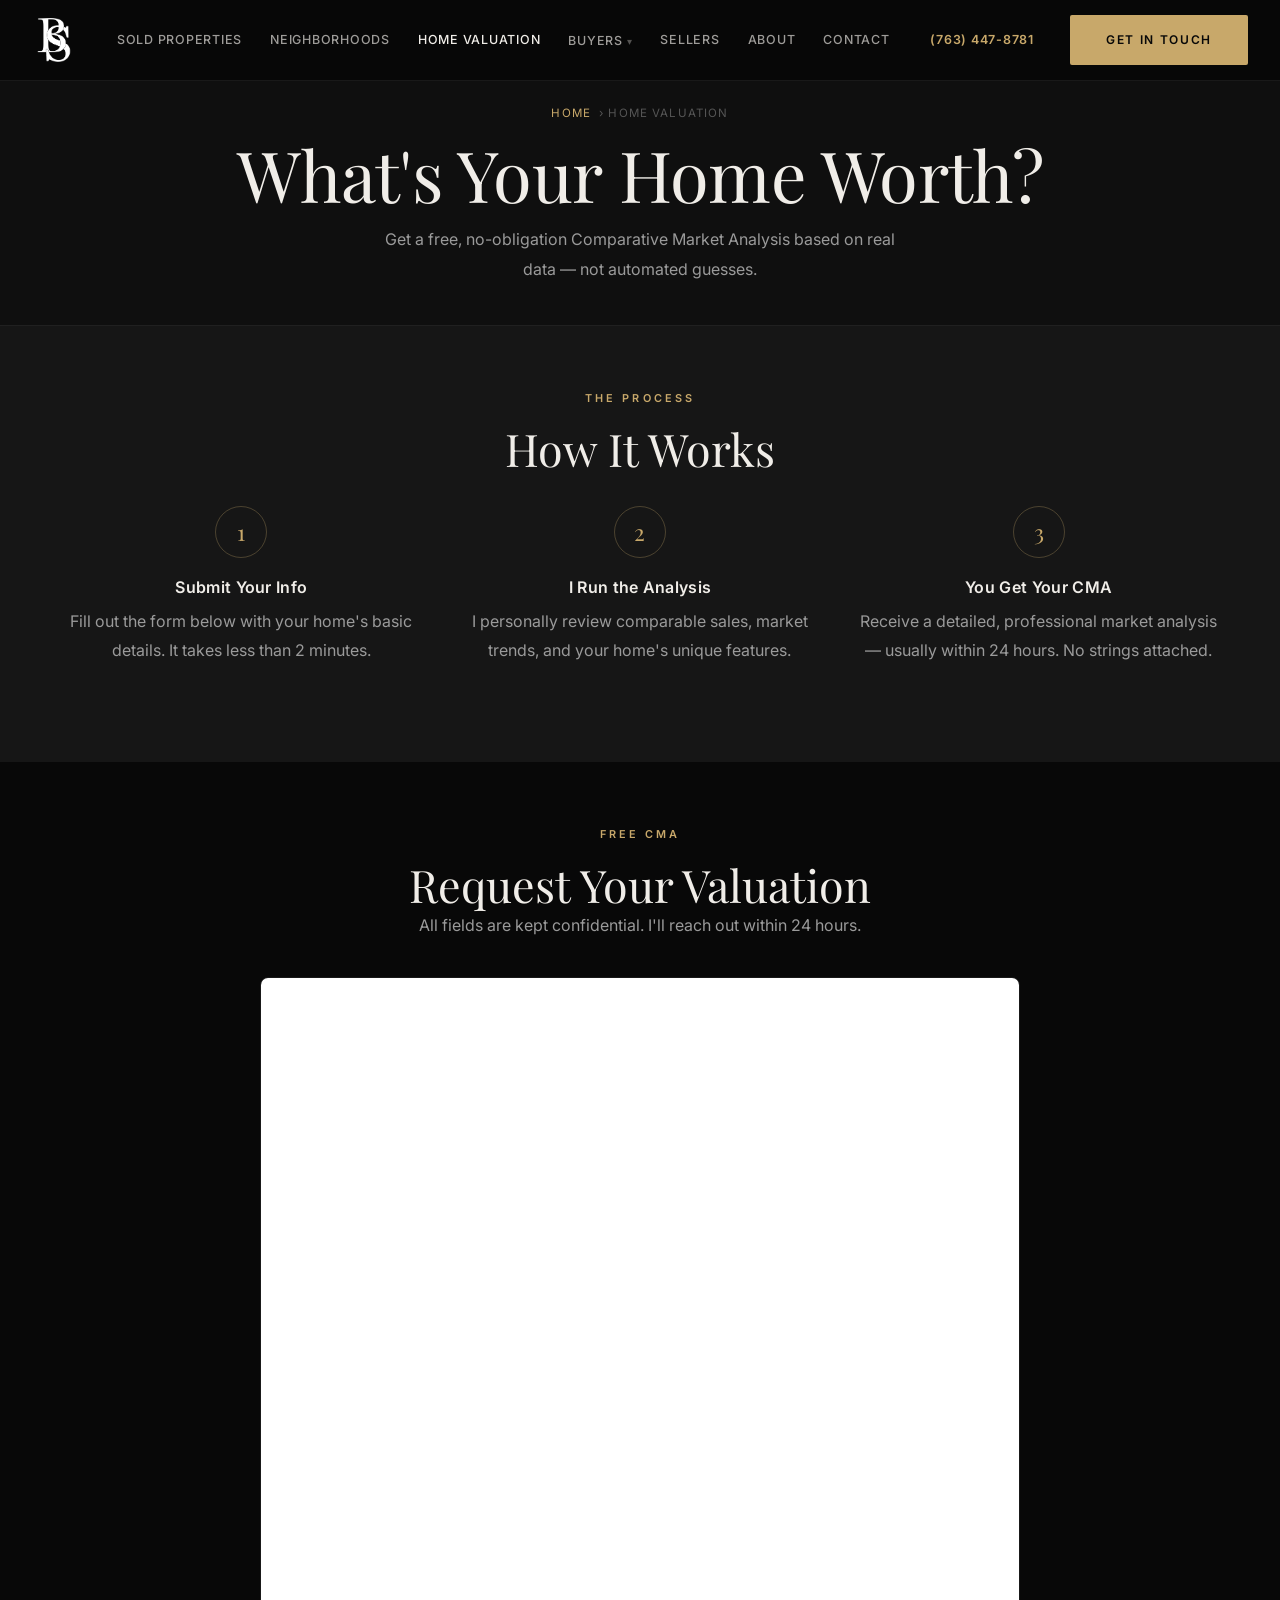
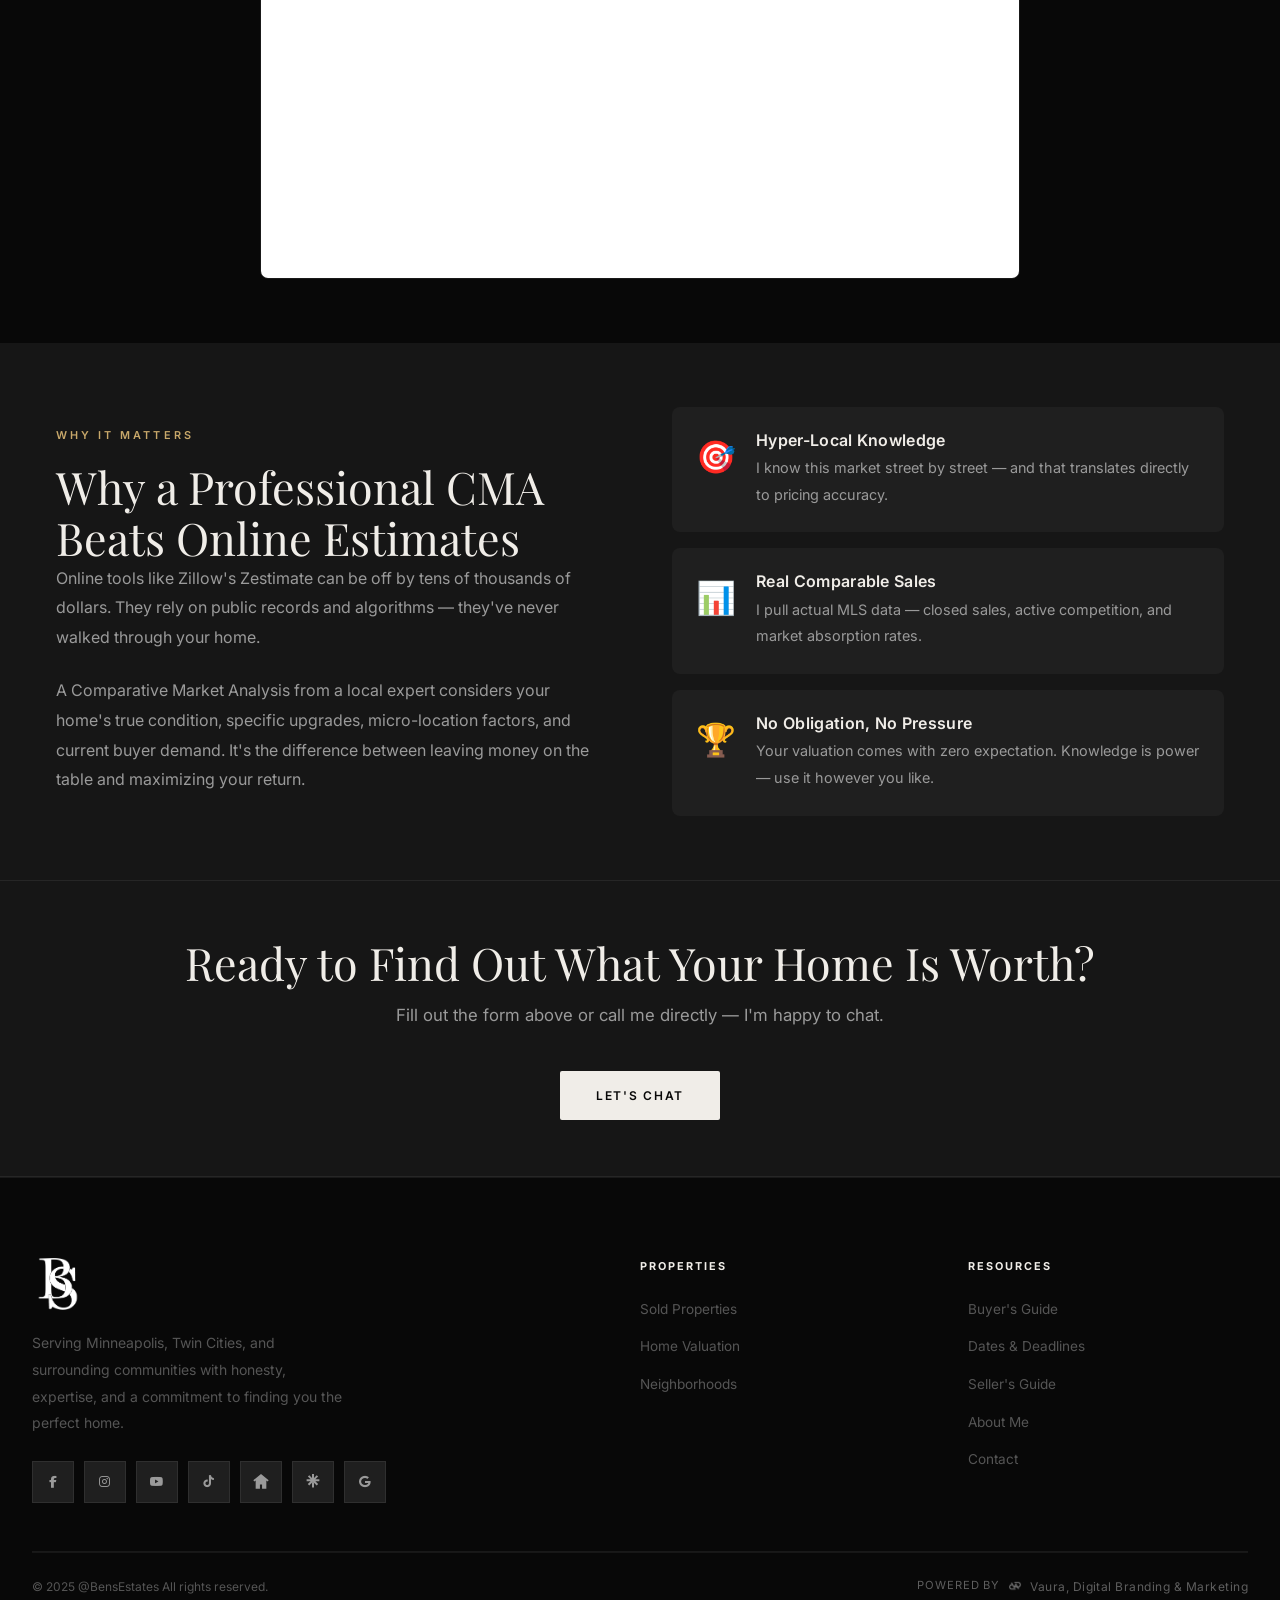
<file: home-valuation.html>
<!DOCTYPE html>
<html lang="en">
<head>
  <meta charset="UTF-8" />
  <meta name="viewport" content="width=device-width, initial-scale=1.0" />
  <title>Home Valuation | @BensEstates</title>
  <link rel="icon" type="image/png" sizes="32x32" href="images/favicon-32.png" />
  <link rel="icon" type="image/png" sizes="512x512" href="images/favicon-512.png" />
  <link rel="apple-touch-icon" href="images/apple-touch-icon.png" />
  <link rel="preconnect" href="https://fonts.googleapis.com" />
  <link href="https://fonts.googleapis.com/css2?family=Playfair+Display:wght@400;600;700&family=Inter:wght@400;500;600;700&display=swap" rel="stylesheet" />
  <link rel="stylesheet" href="styles.css" />
  <link rel="stylesheet" href="https://cdnjs.cloudflare.com/ajax/libs/font-awesome/6.5.1/css/all.min.css" />
</head>
<body>

<header class="site-header solid" id="header">
  <div class="nav-inner">
    <a href="index.html" class="nav-logo"><img src="images/logo-bs-white.png" alt="Ben's Estates" class="logo-img" style="height:44px;width:auto;" /></a>
    <nav class="nav-links">
      <a href="sold.html">Sold Properties</a>
      <a href="neighborhoods.html">Neighborhoods</a>
      <a href="home-valuation.html" class="active">Home Valuation</a>
      <div class="nav-dropdown">
        <a href="buyers.html">Buyers</a>
        <div class="dropdown-menu">
          <a href="buyers.html">Buyer's Guide</a>
          <a href="dates-and-deadlines.html">Dates &amp; Deadlines</a>
        </div>
      </div>
      <a href="sellers.html">Sellers</a>
      <a href="about.html">About</a>
      <a href="contact.html">Contact</a>
    </nav>
    <div style="display:flex;align-items:center;gap:16px;">
      <a href="tel:+17634478781" class="nav-phone">(763) 447-8781</a>
      <a href="contact.html" class="btn btn-primary nav-cta">Get In Touch</a>
    </div>
    <button class="nav-toggle" id="navToggle"><span></span><span></span><span></span></button>
  </div>
</header>

<div class="mobile-nav" id="mobileNav">
  <button class="mobile-close" id="mobileClose">✕</button>
  <a href="sold.html">Sold Properties</a>
  <a href="neighborhoods.html">Neighborhoods</a>
  <a href="home-valuation.html">Home Valuation</a>
  <a href="buyers.html">Buyers Guide</a>
  <a href="dates-and-deadlines.html">Dates &amp; Deadlines</a>
  <a href="sellers.html">Sellers Guide</a>
  <a href="about.html">About</a>
  <a href="contact.html">Contact</a>
  <a href="contact.html" class="btn btn-primary">Get In Touch</a>
</div>

<div class="page-hero">
  <div class="breadcrumb"><a href="index.html">Home</a> › Home Valuation</div>
  <h1>What's Your Home Worth?</h1>
  <p>Get a free, no-obligation Comparative Market Analysis based on real data — not automated guesses.</p>
</div>

<!-- How it works -->
<section class="section" style="background:var(--bg-2);">
  <div class="container">
    <div class="section-center mb-48">
      <span class="section-label">The Process</span>
      <h2>How It Works</h2>
    </div>
    <div class="valuation-steps">
      <div class="valuation-step">
        <div class="step-num">1</div>
        <h4>Submit Your Info</h4>
        <p>Fill out the form below with your home's basic details. It takes less than 2 minutes.</p>
      </div>
      <div class="valuation-step">
        <div class="step-num">2</div>
        <h4>I Run the Analysis</h4>
        <p>I personally review comparable sales, market trends, and your home's unique features.</p>
      </div>
      <div class="valuation-step">
        <div class="step-num">3</div>
        <h4>You Get Your CMA</h4>
        <p>Receive a detailed, professional market analysis — usually within 24 hours. No strings attached.</p>
      </div>
    </div>
  </div>
</section>

<!-- Valuation Form -->
<section class="section">
  <div class="container">
    <div class="section-center" style="margin-bottom:36px;">
      <span class="section-label">Free CMA</span>
      <h2>Request Your Valuation</h2>
      <p>All fields are kept confidential. I'll reach out within 24 hours.</p>
    </div>
    <div style="max-width:760px;margin:0 auto;border-radius:var(--radius-lg);overflow:hidden;border:1px solid var(--border);">
      <iframe src="https://docs.google.com/forms/d/e/1FAIpQLSfZb_ipPd0g9F_eyQAKmTNIli9D4n4jF2jJUw4h2KaNi278Jg/viewform?embedded=true" width="100%" height="900" frameborder="0" marginheight="0" marginwidth="0" style="display:block;background:#fff;">Loading…</iframe>
    </div>
  </div>
</section>

<!-- Why professional valuation -->
<section class="section" style="background:var(--bg-2);">
  <div class="container">
    <div class="grid-2">
      <div>
        <span class="section-label">Why It Matters</span>
        <h2>Why a Professional CMA Beats Online Estimates</h2>
        <p class="mb-24">Online tools like Zillow's Zestimate can be off by tens of thousands of dollars. They rely on public records and algorithms — they've never walked through your home.</p>
        <p>A Comparative Market Analysis from a local expert considers your home's true condition, specific upgrades, micro-location factors, and current buyer demand. It's the difference between leaving money on the table and maximizing your return.</p>
      </div>
      <div style="display:flex;flex-direction:column;gap:16px;">
        <div style="display:flex;gap:20px;align-items:flex-start;background:var(--bg-3);padding:24px;border-radius:var(--radius-lg);">
          <span style="font-size:2rem;flex-shrink:0;">🎯</span>
          <div><h4 style="margin-bottom:6px;">Hyper-Local Knowledge</h4><p style="font-size:.9rem;">I know this market street by street — and that translates directly to pricing accuracy.</p></div>
        </div>
        <div style="display:flex;gap:20px;align-items:flex-start;background:var(--bg-3);padding:24px;border-radius:var(--radius-lg);">
          <span style="font-size:2rem;flex-shrink:0;">📊</span>
          <div><h4 style="margin-bottom:6px;">Real Comparable Sales</h4><p style="font-size:.9rem;">I pull actual MLS data — closed sales, active competition, and market absorption rates.</p></div>
        </div>
        <div style="display:flex;gap:20px;align-items:flex-start;background:var(--bg-3);padding:24px;border-radius:var(--radius-lg);">
          <span style="font-size:2rem;flex-shrink:0;">🏆</span>
          <div><h4 style="margin-bottom:6px;">No Obligation, No Pressure</h4><p style="font-size:.9rem;">Your valuation comes with zero expectation. Knowledge is power — use it however you like.</p></div>
        </div>
      </div>
    </div>
  </div>
</section>

<section class="cta-banner">
  <div class="container">
    <h2>Ready to Find Out What Your Home Is Worth?</h2>
    <p>Fill out the form above or call me directly — I'm happy to chat.</p>
    <div class="cta-actions">
      <a href="contact.html" class="btn btn-white">Let's Chat</a>
    </div>
  </div>
</section>

<footer class="site-footer">
  <div class="footer-inner">
        <div class="footer-brand">
      <img src="images/logo-bs-white.png" alt="Ben's Estates" style="height:52px;width:auto;margin-bottom:16px;" />
      <p>Serving Minneapolis, Twin Cities, and surrounding communities with honesty, expertise, and a commitment to finding you the perfect home.</p>
      <div class="social-links" style="margin-top:24px;">
        <a href="https://facebook.com/bensestates" class="social-link" title="Facebook" target="_blank"><i class="fa-brands fa-facebook-f"></i></a>
        <a href="https://instagram.com/bensestates" class="social-link" title="Instagram" target="_blank"><i class="fa-brands fa-instagram"></i></a>
        <a href="https://youtube.com/bensestates" class="social-link" title="YouTube" target="_blank"><i class="fa-brands fa-youtube"></i></a>
        <a href="https://tiktok.com/@bensestates" class="social-link" title="TikTok" target="_blank"><i class="fa-brands fa-tiktok"></i></a>
        <a href="https://www.zillow.com/profile/IGBensEstates" class="social-link" title="Zillow" target="_blank"><svg xmlns="http://www.w3.org/2000/svg" viewBox="0 0 24 24" width="16" height="16" fill="currentColor"><path d="M12 0 .5 9.3l1.6 2L4 9.9V22h6.4v-6.2h3.2V22H20V9.9l1.9 1.4 1.6-2Z"/></svg></a>
        <a href="https://linktr.ee/bensestates" class="social-link" title="Linktree" target="_blank"><svg xmlns="http://www.w3.org/2000/svg" viewBox="0 0 24 24" width="16" height="16" fill="currentColor"><path d="m13.511 5.853 4.005-4.117 2.2 2.126-4.116 4.005h5.99v3.04h-6.06l4.176 4.276-2.202 2.127-5.566-5.567-5.517 5.567-2.201-2.127 4.176-4.276H2.416v-3.04h5.99L4.29 3.862l2.2-2.126 4.006 4.117V0h3.015v5.853zM10.496 20.389v-7.836h3.015v7.836h-3.015z"/></svg></a>
        <a href="https://share.google/MOJcwrtn4jOWiQxQ8" class="social-link" title="Google Reviews" target="_blank"><i class="fa-brands fa-google"></i></a>
      </div>
    </div>
    <div class="footer-col"><h5>Properties</h5><ul><li><a href="sold.html">Sold Properties</a></li>
      <li><a href="home-valuation.html">Home Valuation</a></li><li><a href="neighborhoods.html">Neighborhoods</a></li>
    </ul></div>
    <div class="footer-col"><h5>Resources</h5><ul>
      <li><a href="buyers.html">Buyer's Guide</a></li><li><a href="dates-and-deadlines.html">Dates &amp; Deadlines</a></li><li><a href="sellers.html">Seller's Guide</a></li>
      <li><a href="about.html">About Me</a></li><li><a href="contact.html">Contact</a></li>
    </ul></div>
  </div>
  <div class="footer-bottom">
    <span>© 2025 @BensEstates All rights reserved.</span>
    <div class="footer-vaura-inline">
      <span class="powered-label">Powered by</span>
      <img src="images/logo-vaura-white.png" alt="Vaura, Digital Branding and Marketing" />
      <span>Vaura, Digital Branding &amp; Marketing</span>
    </div>
  </div>
</footer>

<script>
  document.getElementById('navToggle').addEventListener('click', () => document.getElementById('mobileNav').classList.toggle('open'));
  document.getElementById('mobileClose').addEventListener('click', () => document.getElementById('mobileNav').classList.remove('open'));
</script>
</body>
</html>
</file>
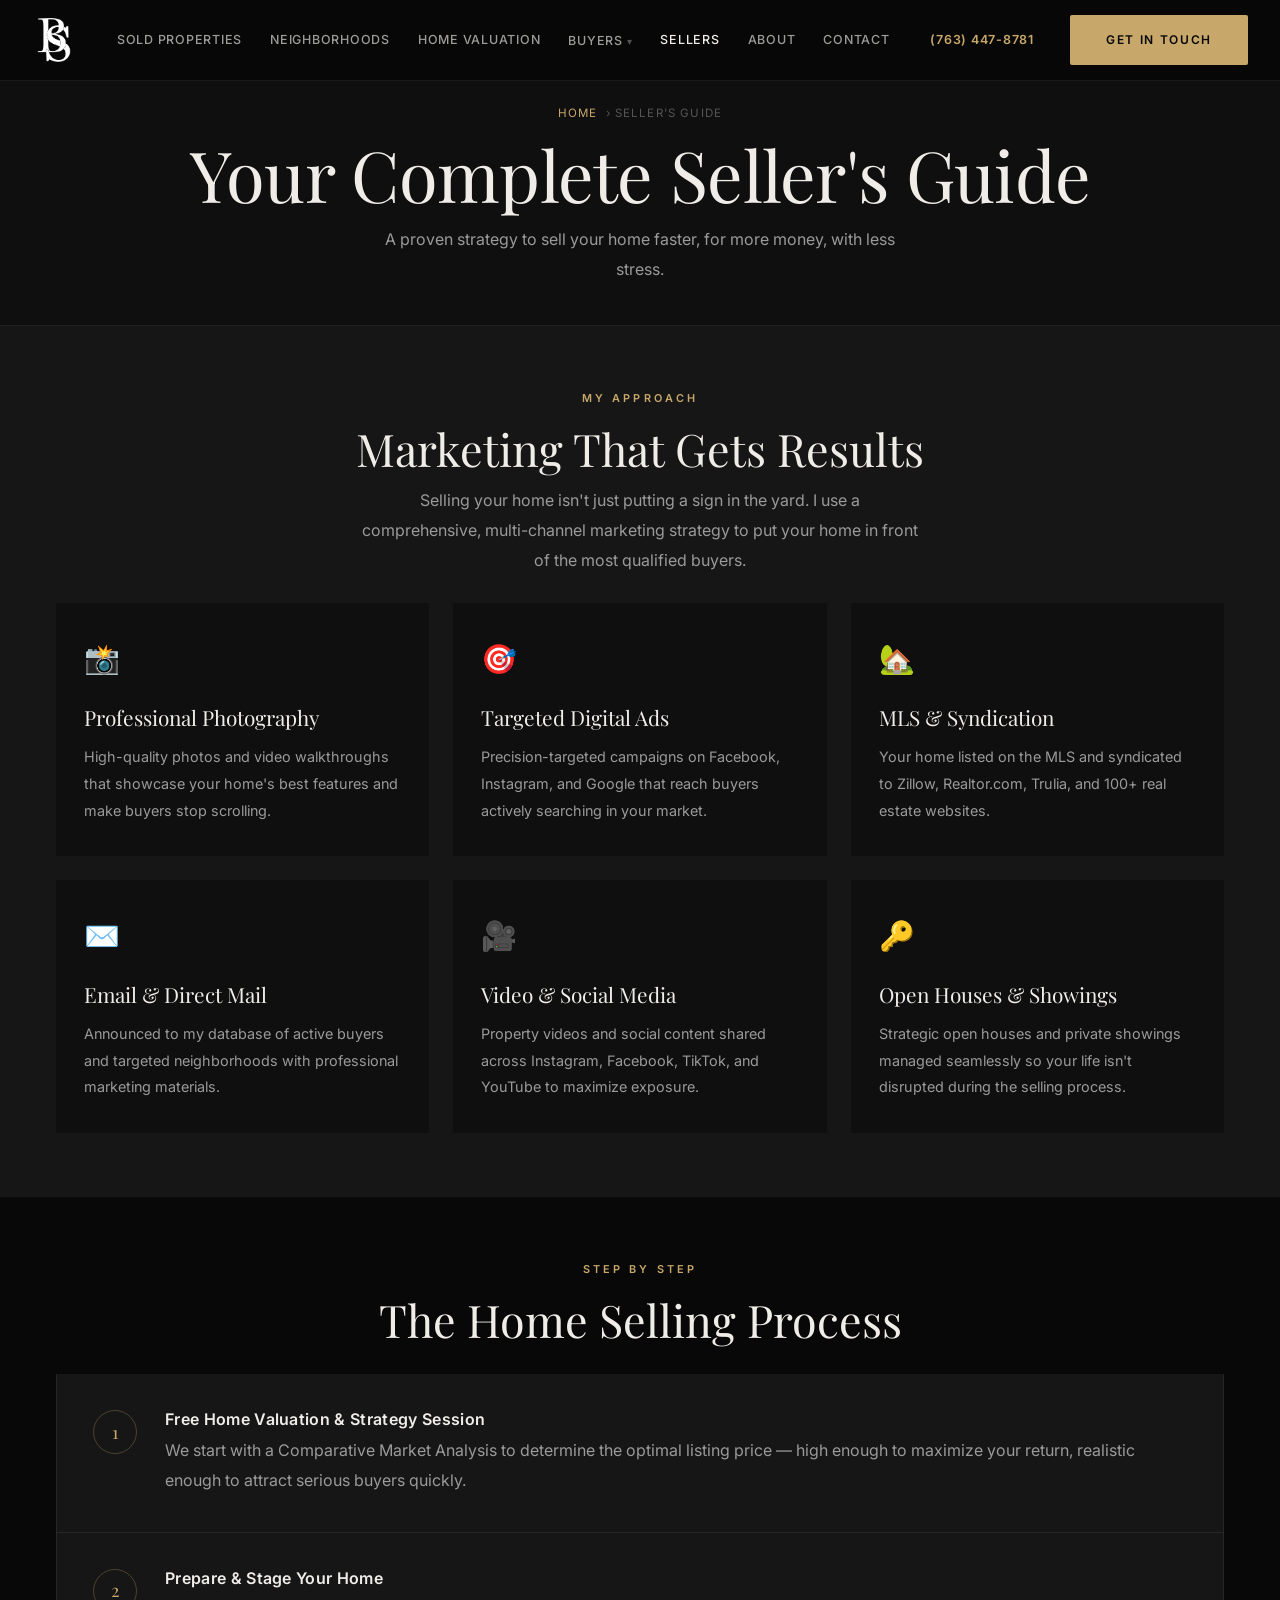
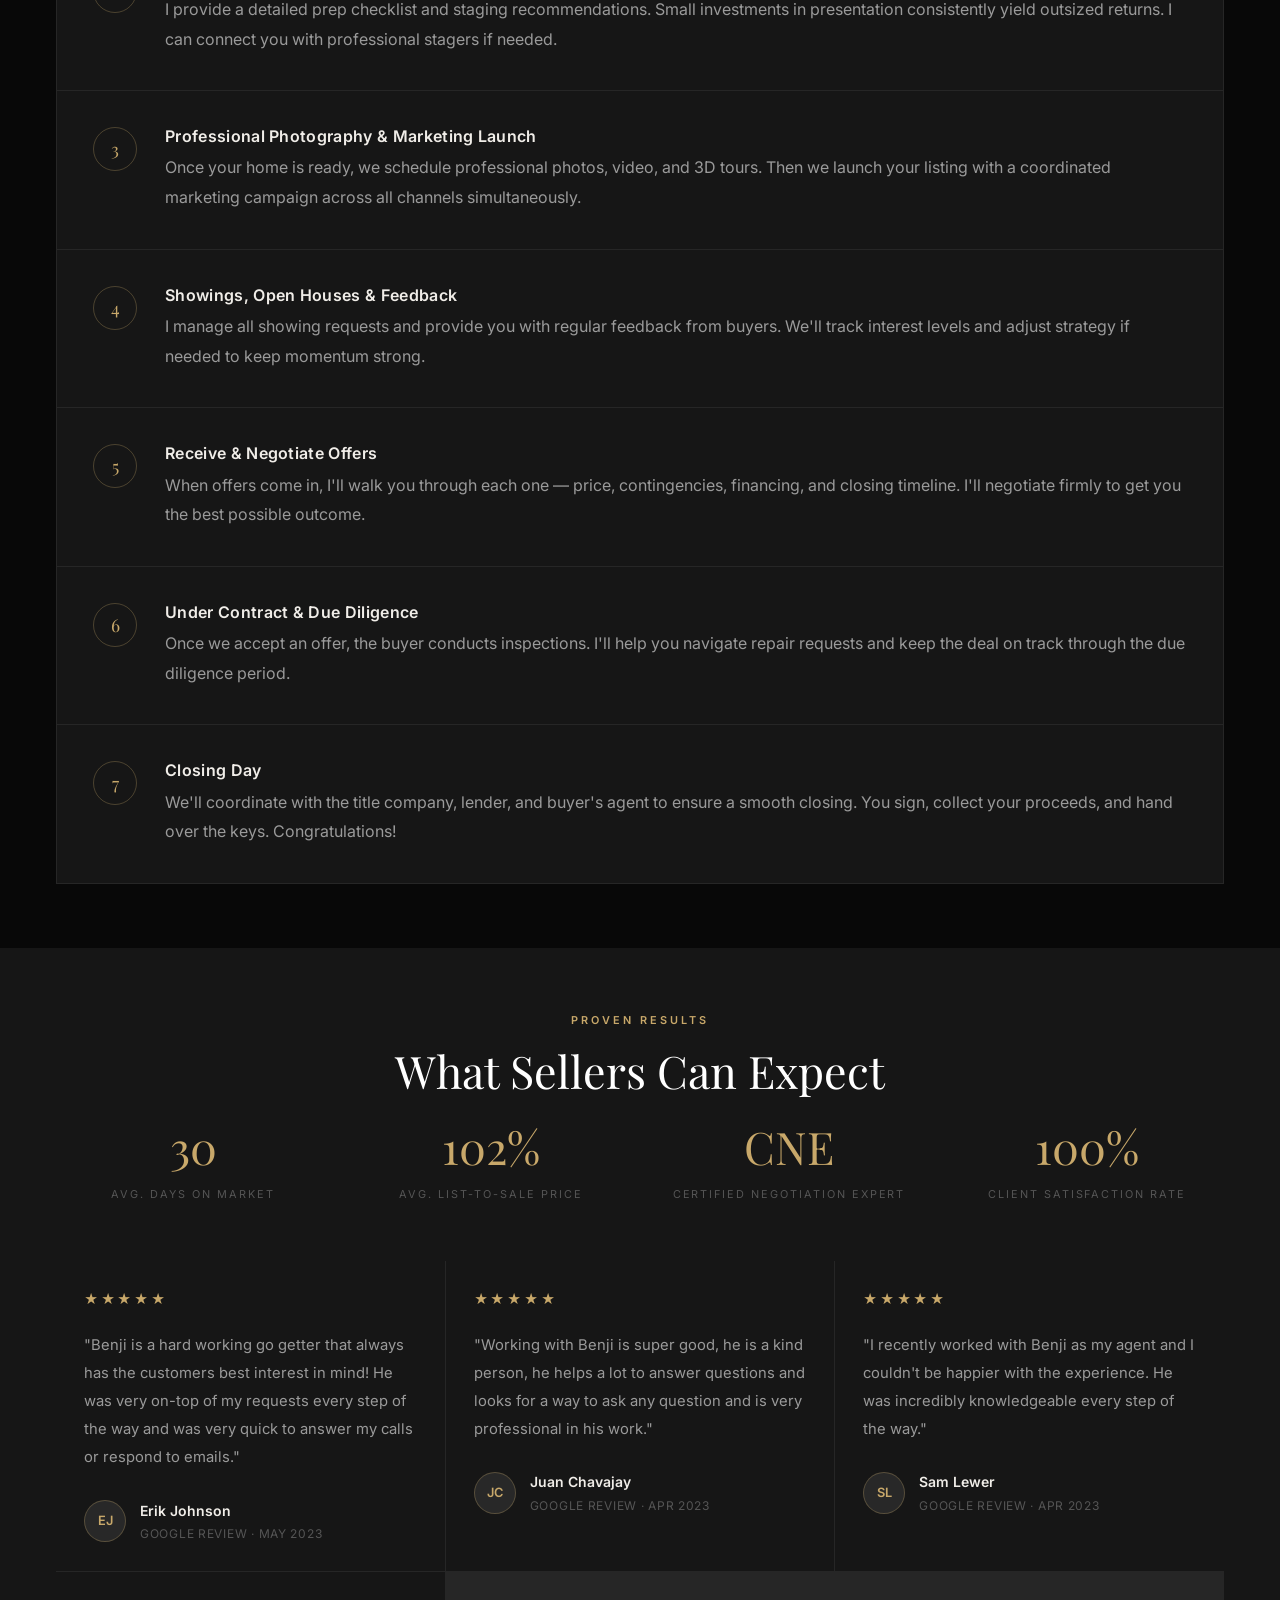
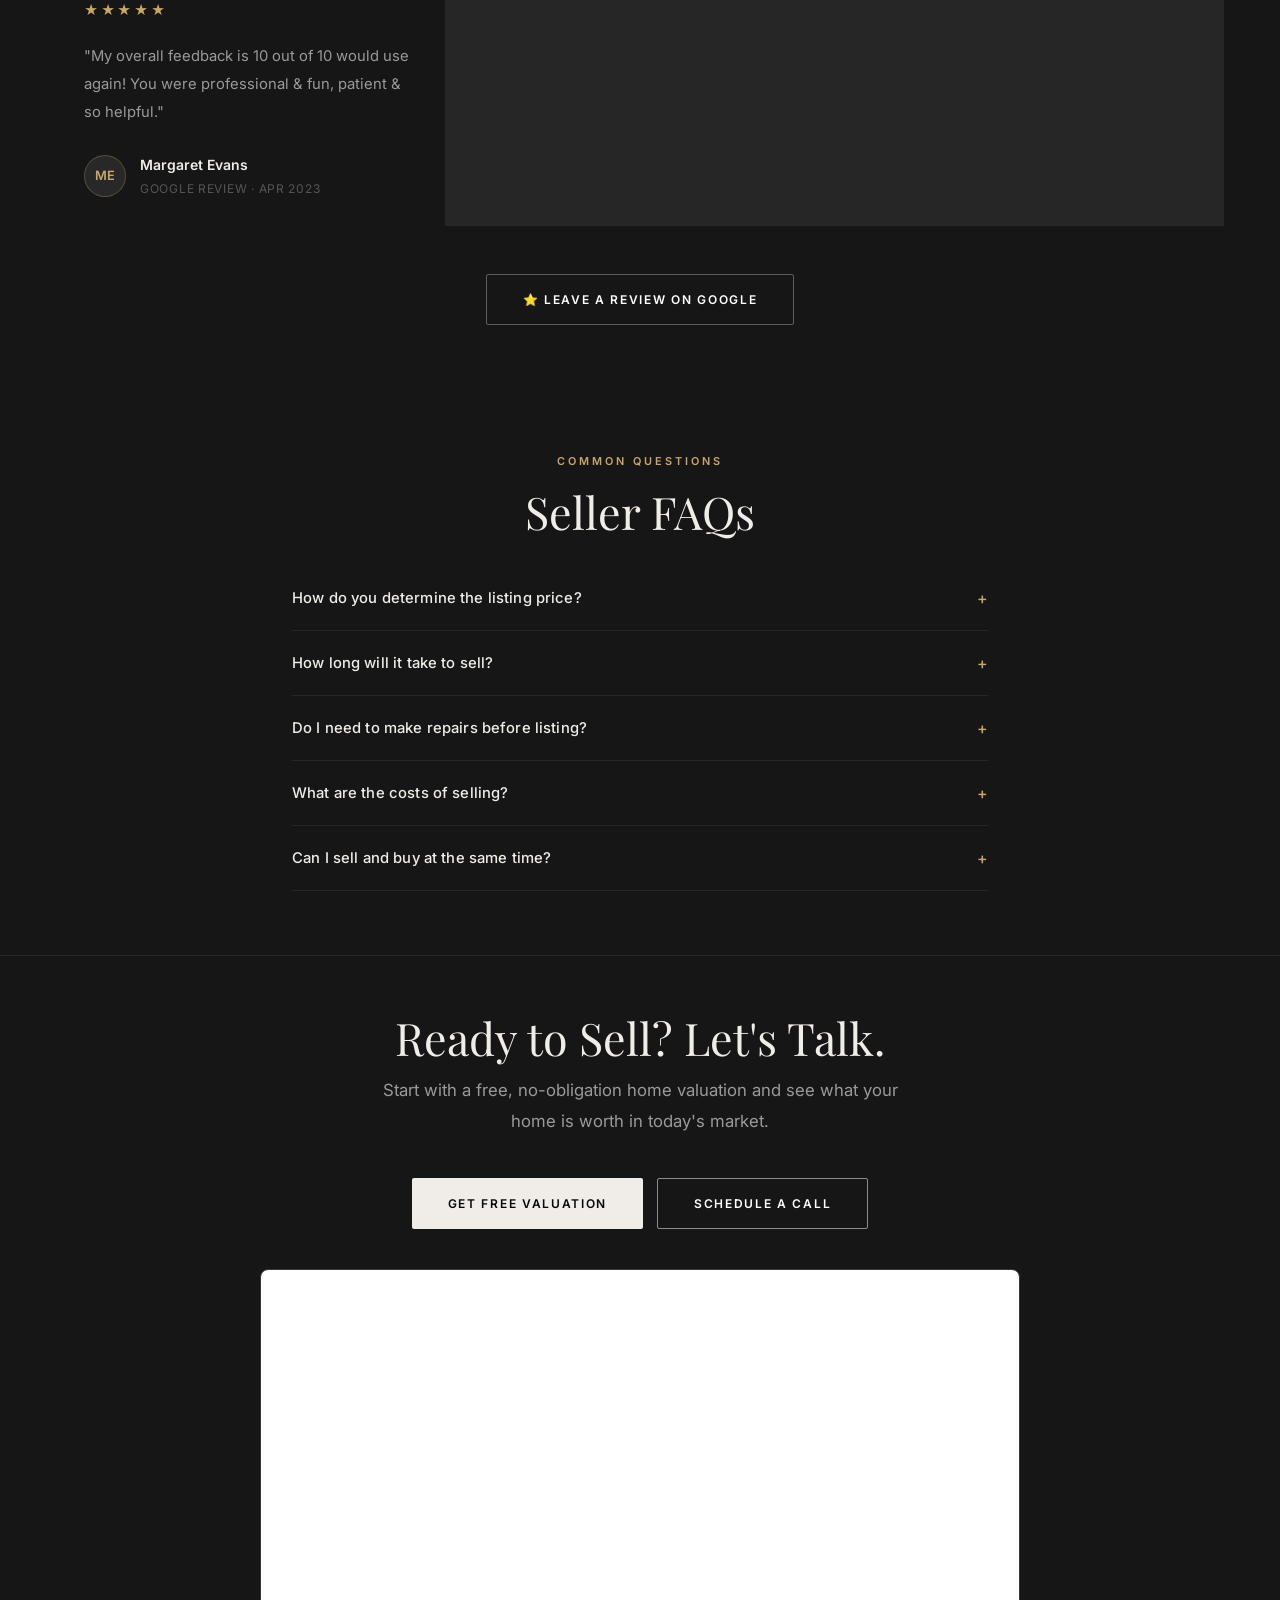
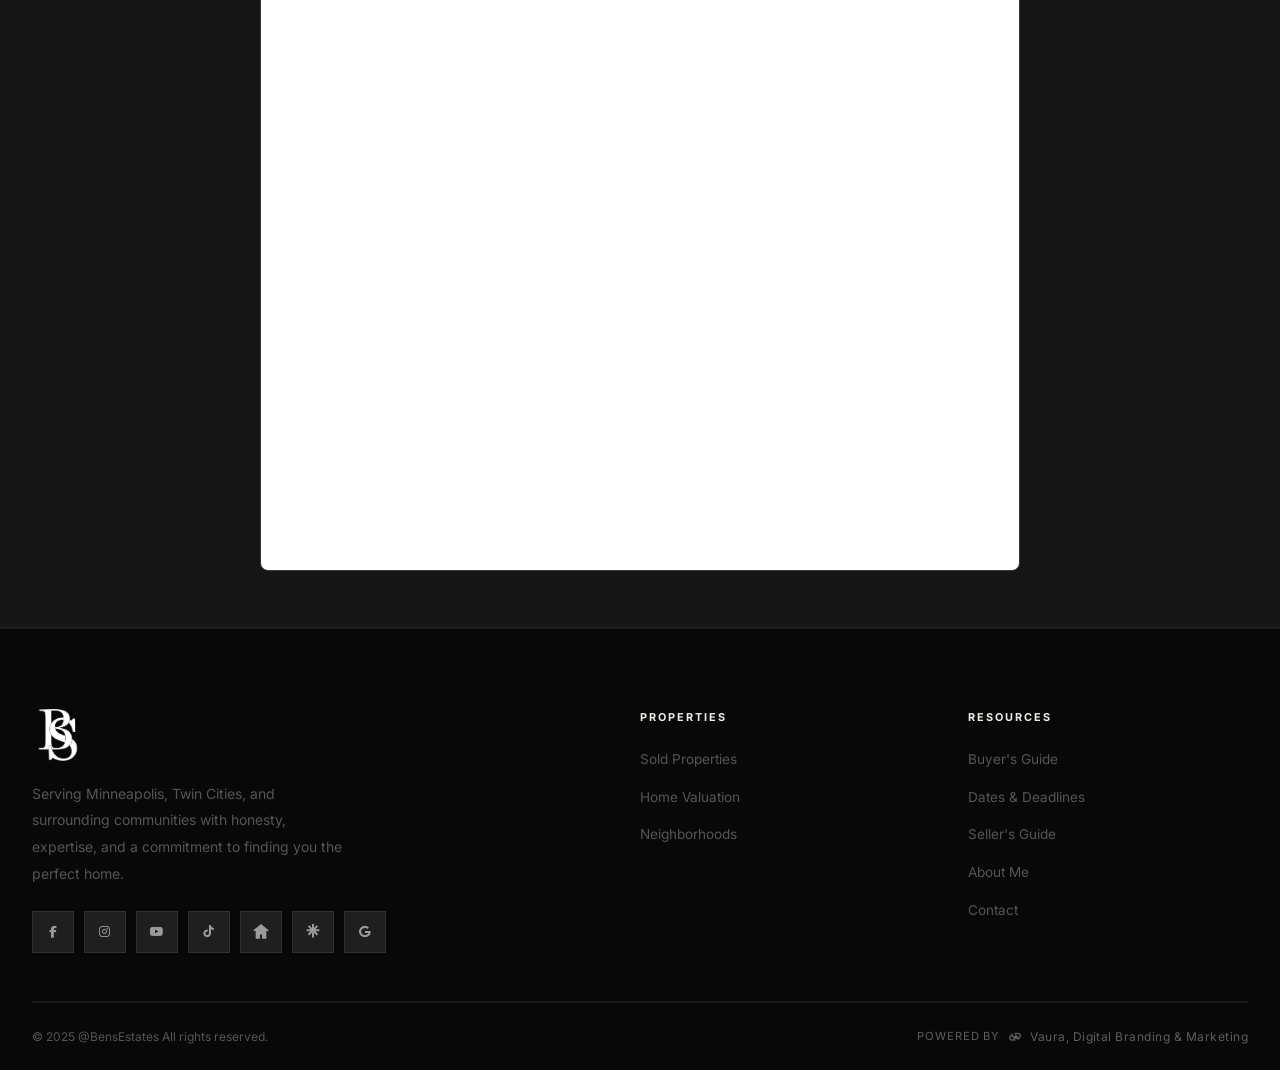
<file: sellers.html>
<!DOCTYPE html>
<html lang="en">
<head>
  <meta charset="UTF-8" />
  <meta name="viewport" content="width=device-width, initial-scale=1.0" />
  <title>Seller's Guide | @BensEstates</title>
  <link rel="icon" type="image/png" sizes="32x32" href="images/favicon-32.png" />
  <link rel="icon" type="image/png" sizes="512x512" href="images/favicon-512.png" />
  <link rel="apple-touch-icon" href="images/apple-touch-icon.png" />
  <link rel="preconnect" href="https://fonts.googleapis.com" />
  <link href="https://fonts.googleapis.com/css2?family=Playfair+Display:wght@400;600;700&family=Inter:wght@400;500;600;700&display=swap" rel="stylesheet" />
  <link rel="stylesheet" href="styles.css" />
  <style>
    .marketing-carousel-wrap { position: relative; }
    @media (max-width: 600px) {
      .marketing-carousel-wrap { overflow: hidden; }
      .marketing-carousel { display: flex; flex-wrap: nowrap; transition: transform 0.35s cubic-bezier(.4,0,.2,1); gap: 0; }
      .marketing-carousel .service-card { flex: 0 0 100%; min-width: 0; margin: 0 8px; box-sizing: border-box; }
      .marketing-carousel-nav { display: flex; align-items: center; justify-content: center; gap: 12px; margin-top: 16px; }
      .mkt-btn { background: rgba(255,255,255,0.08); border: 1px solid rgba(255,255,255,0.15); color: #fff; width: 36px; height: 36px; border-radius: 50%; cursor: pointer; font-size: 1rem; display: flex; align-items: center; justify-content: center; }
      .mkt-dots { display: flex; gap: 6px; align-items: center; }
      .mkt-dot { width: 6px; height: 6px; border-radius: 50%; background: rgba(255,255,255,0.25); }
      .mkt-dot.active { background: var(--color-accent); }
    }
    @media (min-width: 601px) {
      .marketing-carousel { display: grid; grid-template-columns: repeat(3, 1fr); gap: 24px; }
      .marketing-carousel-nav { display: none; }
    }
  </style>
  <link rel="stylesheet" href="https://cdnjs.cloudflare.com/ajax/libs/font-awesome/6.5.1/css/all.min.css" />
</head>
<body>

<header class="site-header solid" id="header">
  <div class="nav-inner">
    <a href="index.html" class="nav-logo"><img src="images/logo-bs-white.png" alt="Ben's Estates" class="logo-img" style="height:44px;width:auto;" /></a>
    <nav class="nav-links">
      <a href="sold.html">Sold Properties</a>
      <a href="neighborhoods.html">Neighborhoods</a>
      <a href="home-valuation.html">Home Valuation</a>
      <div class="nav-dropdown">
        <a href="buyers.html">Buyers</a>
        <div class="dropdown-menu">
          <a href="buyers.html">Buyer's Guide</a>
          <a href="dates-and-deadlines.html">Dates &amp; Deadlines</a>
        </div>
      </div>
      <a href="sellers.html" class="active">Sellers</a>
      <a href="about.html">About</a>
      <a href="contact.html">Contact</a>
    </nav>
    <div style="display:flex;align-items:center;gap:16px;">
      <a href="tel:+17634478781" class="nav-phone">(763) 447-8781</a>
      <a href="contact.html" class="btn btn-primary nav-cta">Get In Touch</a>
    </div>
    <button class="nav-toggle" id="navToggle"><span></span><span></span><span></span></button>
  </div>
</header>

<div class="mobile-nav" id="mobileNav">
  <button class="mobile-close" id="mobileClose">✕</button>
  <a href="sold.html">Sold Properties</a>
  <a href="neighborhoods.html">Neighborhoods</a>
  <a href="home-valuation.html">Home Valuation</a>
  <a href="buyers.html">Buyers Guide</a>
  <a href="dates-and-deadlines.html">Dates &amp; Deadlines</a>
  <a href="sellers.html">Sellers Guide</a>
  <a href="about.html">About</a>
  <a href="contact.html">Contact</a>
  <a href="contact.html" class="btn btn-primary">Get In Touch</a>
</div>

<div class="page-hero">
  <div class="breadcrumb"><a href="index.html">Home</a> › Seller's Guide</div>
  <h1>Your Complete Seller's Guide</h1>
  <p>A proven strategy to sell your home faster, for more money, with less stress.</p>
</div>

<!-- My Marketing Approach -->
<section class="section" style="background:var(--bg-2);">
  <div class="container">
    <div class="section-center mb-48">
      <span class="section-label">My Approach</span>
      <h2>Marketing That Gets Results</h2>
      <p style="max-width:560px;margin:12px auto 0;">Selling your home isn't just putting a sign in the yard. I use a comprehensive, multi-channel marketing strategy to put your home in front of the most qualified buyers.</p>
    </div>
    <div class="marketing-carousel-wrap">
      <div class="marketing-carousel" id="marketingCarousel">
        <div class="service-card">
          <div class="service-icon">📸</div>
          <h3>Professional Photography</h3>
          <p>High-quality photos and video walkthroughs that showcase your home's best features and make buyers stop scrolling.</p>
        </div>
        <div class="service-card">
          <div class="service-icon">🎯</div>
          <h3>Targeted Digital Ads</h3>
          <p>Precision-targeted campaigns on Facebook, Instagram, and Google that reach buyers actively searching in your market.</p>
        </div>
        <div class="service-card">
          <div class="service-icon">🏡</div>
          <h3>MLS & Syndication</h3>
          <p>Your home listed on the MLS and syndicated to Zillow, Realtor.com, Trulia, and 100+ real estate websites.</p>
        </div>
        <div class="service-card">
          <div class="service-icon">✉️</div>
          <h3>Email & Direct Mail</h3>
          <p>Announced to my database of active buyers and targeted neighborhoods with professional marketing materials.</p>
        </div>
        <div class="service-card">
          <div class="service-icon">🎥</div>
          <h3>Video & Social Media</h3>
          <p>Property videos and social content shared across Instagram, Facebook, TikTok, and YouTube to maximize exposure.</p>
        </div>
        <div class="service-card">
          <div class="service-icon">🔑</div>
          <h3>Open Houses & Showings</h3>
          <p>Strategic open houses and private showings managed seamlessly so your life isn't disrupted during the selling process.</p>
        </div>
      </div>
      <div class="marketing-carousel-nav" id="marketingNav">
        <button class="mkt-btn" id="mktPrev" aria-label="Previous">&#8592;</button>
        <div class="mkt-dots" id="mktDots"></div>
        <button class="mkt-btn" id="mktNext" aria-label="Next">&#8594;</button>
      </div>
    </div>
  </div>
</section>

<!-- The Selling Process -->
<section class="section">
  <div class="container">
    <div class="section-center mb-48">
      <span class="section-label">Step by Step</span>
      <h2>The Home Selling Process</h2>
    </div>

    <div class="guide-step">
      <div class="guide-num">1</div>
      <div class="guide-text">
        <h4>Free Home Valuation & Strategy Session</h4>
        <p>We start with a Comparative Market Analysis to determine the optimal listing price — high enough to maximize your return, realistic enough to attract serious buyers quickly.</p>
      </div>
    </div>

    <div class="guide-step">
      <div class="guide-num">2</div>
      <div class="guide-text">
        <h4>Prepare & Stage Your Home</h4>
        <p>I provide a detailed prep checklist and staging recommendations. Small investments in presentation consistently yield outsized returns. I can connect you with professional stagers if needed.</p>
      </div>
    </div>

    <div class="guide-step">
      <div class="guide-num">3</div>
      <div class="guide-text">
        <h4>Professional Photography & Marketing Launch</h4>
        <p>Once your home is ready, we schedule professional photos, video, and 3D tours. Then we launch your listing with a coordinated marketing campaign across all channels simultaneously.</p>
      </div>
    </div>

    <div class="guide-step">
      <div class="guide-num">4</div>
      <div class="guide-text">
        <h4>Showings, Open Houses & Feedback</h4>
        <p>I manage all showing requests and provide you with regular feedback from buyers. We'll track interest levels and adjust strategy if needed to keep momentum strong.</p>
      </div>
    </div>

    <div class="guide-step">
      <div class="guide-num">5</div>
      <div class="guide-text">
        <h4>Receive & Negotiate Offers</h4>
        <p>When offers come in, I'll walk you through each one — price, contingencies, financing, and closing timeline. I'll negotiate firmly to get you the best possible outcome.</p>
      </div>
    </div>

    <div class="guide-step">
      <div class="guide-num">6</div>
      <div class="guide-text">
        <h4>Under Contract & Due Diligence</h4>
        <p>Once we accept an offer, the buyer conducts inspections. I'll help you navigate repair requests and keep the deal on track through the due diligence period.</p>
      </div>
    </div>

    <div class="guide-step">
      <div class="guide-num">7</div>
      <div class="guide-text">
        <h4>Closing Day</h4>
        <p>We'll coordinate with the title company, lender, and buyer's agent to ensure a smooth closing. You sign, collect your proceeds, and hand over the keys. Congratulations!</p>
      </div>
    </div>
  </div>
</section>

<!-- Results -->
<section class="section" style="background:var(--bg-2);">
  <div class="container">
    <div class="section-center mb-48">
      <span class="section-label" style="color:var(--color-accent);">Proven Results</span>
      <h2 style="color:white;">What Sellers Can Expect</h2>
    </div>
    <div class="stats-inner" style="max-width:var(--max-width);margin:0 auto;">
      <div class="stat-item"><span class="stat-num">30</span><span class="stat-label">Avg. Days on Market</span></div>
      <div class="stat-item"><span class="stat-num">102%</span><span class="stat-label">Avg. List-to-Sale Price</span></div>
      <div class="stat-item"><span class="stat-num">CNE</span><span class="stat-label">Certified Negotiation Expert</span></div>
      <div class="stat-item"><span class="stat-num">100%</span><span class="stat-label">Client Satisfaction Rate</span></div>
    </div>
    <div class="testimonials-grid sellers-reviews" style="margin-top:56px;">
      <div class="testimonial-card">
        <div class="stars">★★★★★</div>
        <p class="testimonial-text">"Benji is a hard working go getter that always has the customers best interest in mind! He was very on-top of my requests every step of the way and was very quick to answer my calls or respond to emails."</p>
        <div class="testimonial-author">
          <div class="author-avatar">EJ</div>
          <div><div class="author-name">Erik Johnson</div><div class="author-detail">Google Review · May 2023</div></div>
        </div>
      </div>
      <div class="testimonial-card">
        <div class="stars">★★★★★</div>
        <p class="testimonial-text">"Working with Benji is super good, he is a kind person, he helps a lot to answer questions and looks for a way to ask any question and is very professional in his work."</p>
        <div class="testimonial-author">
          <div class="author-avatar">JC</div>
          <div><div class="author-name">Juan Chavajay</div><div class="author-detail">Google Review · Apr 2023</div></div>
        </div>
      </div>
      <div class="testimonial-card">
        <div class="stars">★★★★★</div>
        <p class="testimonial-text">"I recently worked with Benji as my agent and I couldn't be happier with the experience. He was incredibly knowledgeable every step of the way."</p>
        <div class="testimonial-author">
          <div class="author-avatar">SL</div>
          <div><div class="author-name">Sam Lewer</div><div class="author-detail">Google Review · Apr 2023</div></div>
        </div>
      </div>
      <div class="testimonial-card">
        <div class="stars">★★★★★</div>
        <p class="testimonial-text">"My overall feedback is 10 out of 10 would use again! You were professional & fun, patient & so helpful."</p>
        <div class="testimonial-author">
          <div class="author-avatar">ME</div>
          <div><div class="author-name">Margaret Evans</div><div class="author-detail">Google Review · Apr 2023</div></div>
        </div>
      </div>
    </div>
    <div style="text-align:center;margin-top:48px;display:flex;flex-wrap:wrap;gap:16px;justify-content:center;">
      <a href="https://share.google/IOZuWatDC1GRrAfrf" target="_blank" class="btn btn-outline" style="border-color:rgba(255,255,255,0.3);color:white;">⭐ Leave a Review on Google</a>
    </div>
  </div>
</section>

<!-- FAQ -->
<section class="section" style="background:var(--bg-2);">
  <div class="container" style="max-width:760px;">
    <div class="section-center mb-48">
      <span class="section-label">Common Questions</span>
      <h2>Seller FAQs</h2>
    </div>
    <div class="faq-item">
      <button class="faq-q" onclick="toggleFaq(this)">How do you determine the listing price? <span class="icon">+</span></button>
      <div class="faq-a">I analyze recently sold comparable homes, active competition, market trends, and your home's unique features. Pricing strategy is one of the most important decisions we make — too high and buyers skip it; too low and you leave money behind.</div>
    </div>
    <div class="faq-item">
      <button class="faq-q" onclick="toggleFaq(this)">How long will it take to sell? <span class="icon">+</span></button>
      <div class="faq-a">My average days on market is 30 — well below the market average. Properly priced, well-marketed homes in good condition often receive offers within the first week. I'll give you a realistic timeline based on current market conditions.</div>
    </div>
    <div class="faq-item">
      <button class="faq-q" onclick="toggleFaq(this)">Do I need to make repairs before listing? <span class="icon">+</span></button>
      <div class="faq-a">Not always. I'll walk through your home and identify high-ROI improvements versus things that won't move the needle. Sometimes selling as-is makes more sense; other times a few thousand dollars in updates can net you significantly more.</div>
    </div>
    <div class="faq-item">
      <button class="faq-q" onclick="toggleFaq(this)">What are the costs of selling? <span class="icon">+</span></button>
      <div class="faq-a">Sellers typically pay agent commissions, closing costs (title, transfer taxes), any agreed-upon repairs, and potentially home warranty or staging fees. I'll give you a detailed net proceeds estimate before you decide to list.</div>
    </div>
    <div class="faq-item">
      <button class="faq-q" onclick="toggleFaq(this)">Can I sell and buy at the same time? <span class="icon">+</span></button>
      <div class="faq-a">Yes — and I specialize in coordinating simultaneous transactions. We can explore bridge loans, contingency offers, rent-back agreements, and other strategies to make your move as seamless as possible.</div>
    </div>
  </div>
</section>

<section class="cta-banner">
  <div class="container">
    <h2>Ready to Sell? Let's Talk.</h2>
    <p>Start with a free, no-obligation home valuation and see what your home is worth in today's market.</p>
    <div class="cta-actions">
      <a href="home-valuation.html" class="btn btn-white">Get Free Valuation</a>
      <a href="contact.html" class="btn btn-outline" style="border-color:rgba(255,255,255,0.5);color:white;">Schedule a Call</a>
    </div>
    <div style="max-width:760px;margin:40px auto 0;border-radius:var(--radius-lg);overflow:hidden;border:1px solid rgba(255,255,255,0.15);">
      <iframe src="https://docs.google.com/forms/d/e/1FAIpQLSfkk5-qRK-AubLuUVQ-fidTXAD3LcpqGZ7bDi8nQ9Kwuec9mg/viewform?embedded=true" width="100%" height="900" frameborder="0" marginheight="0" marginwidth="0" style="display:block;background:#fff;">Loading…</iframe>
    </div>
  </div>
</section>

<footer class="site-footer">
  <div class="footer-inner">
        <div class="footer-brand">
      <img src="images/logo-bs-white.png" alt="Ben's Estates" style="height:52px;width:auto;margin-bottom:16px;" />
      <p>Serving Minneapolis, Twin Cities, and surrounding communities with honesty, expertise, and a commitment to finding you the perfect home.</p>
      <div class="social-links" style="margin-top:24px;">
        <a href="https://facebook.com/bensestates" class="social-link" title="Facebook" target="_blank"><i class="fa-brands fa-facebook-f"></i></a>
        <a href="https://instagram.com/bensestates" class="social-link" title="Instagram" target="_blank"><i class="fa-brands fa-instagram"></i></a>
        <a href="https://youtube.com/bensestates" class="social-link" title="YouTube" target="_blank"><i class="fa-brands fa-youtube"></i></a>
        <a href="https://tiktok.com/@bensestates" class="social-link" title="TikTok" target="_blank"><i class="fa-brands fa-tiktok"></i></a>
        <a href="https://www.zillow.com/profile/IGBensEstates" class="social-link" title="Zillow" target="_blank"><svg xmlns="http://www.w3.org/2000/svg" viewBox="0 0 24 24" width="16" height="16" fill="currentColor"><path d="M12 0 .5 9.3l1.6 2L4 9.9V22h6.4v-6.2h3.2V22H20V9.9l1.9 1.4 1.6-2Z"/></svg></a>
        <a href="https://linktr.ee/bensestates" class="social-link" title="Linktree" target="_blank"><svg xmlns="http://www.w3.org/2000/svg" viewBox="0 0 24 24" width="16" height="16" fill="currentColor"><path d="m13.511 5.853 4.005-4.117 2.2 2.126-4.116 4.005h5.99v3.04h-6.06l4.176 4.276-2.202 2.127-5.566-5.567-5.517 5.567-2.201-2.127 4.176-4.276H2.416v-3.04h5.99L4.29 3.862l2.2-2.126 4.006 4.117V0h3.015v5.853zM10.496 20.389v-7.836h3.015v7.836h-3.015z"/></svg></a>
        <a href="https://share.google/MOJcwrtn4jOWiQxQ8" class="social-link" title="Google Reviews" target="_blank"><i class="fa-brands fa-google"></i></a>
      </div>
    </div>
    <div class="footer-col"><h5>Properties</h5><ul><li><a href="sold.html">Sold Properties</a></li>
      <li><a href="home-valuation.html">Home Valuation</a></li><li><a href="neighborhoods.html">Neighborhoods</a></li>
    </ul></div>
    <div class="footer-col"><h5>Resources</h5><ul>
      <li><a href="buyers.html">Buyer's Guide</a></li><li><a href="dates-and-deadlines.html">Dates &amp; Deadlines</a></li><li><a href="sellers.html">Seller's Guide</a></li>
      <li><a href="about.html">About Me</a></li><li><a href="contact.html">Contact</a></li>
    </ul></div>
  </div>
  <div class="footer-bottom">
    <span>© 2025 @BensEstates All rights reserved.</span>
    <div class="footer-vaura-inline">
      <span class="powered-label">Powered by</span>
      <img src="images/logo-vaura-white.png" alt="Vaura, Digital Branding and Marketing" />
      <span>Vaura, Digital Branding &amp; Marketing</span>
    </div>
  </div>
</footer>

<script>
  document.getElementById('navToggle').addEventListener('click', () => document.getElementById('mobileNav').classList.toggle('open'));
  document.getElementById('mobileClose').addEventListener('click', () => document.getElementById('mobileNav').classList.remove('open'));
  // Testimonials — sliding carousel (mobile only)
  (function() {
    if (window.innerWidth > 768) return;
    document.querySelectorAll('.sellers-reviews').forEach(function(grid) {
      const cards = Array.from(grid.querySelectorAll('.testimonial-card'));
      if (!cards.length) return;
      const track = document.createElement('div');
      track.className = 'tc-track';
      cards.forEach(function(c) { track.appendChild(c); });
      grid.prepend(track);
      let current = 0;
      const total = cards.length;
      function advance() {
        current = (current + 1) % total;
        track.style.transform = 'translateX(-' + (current * grid.offsetWidth) + 'px)';
      }
      setInterval(advance, 3000);
    });
  })();

  (function() {
    if (window.innerWidth > 600) return;
    const carousel = document.getElementById('marketingCarousel');
    const cards = carousel.querySelectorAll('.service-card');
    const total = cards.length;
    let current = 0;
    const dotsContainer = document.getElementById('mktDots');
    for (let i = 0; i < total; i++) {
      const d = document.createElement('span');
      d.className = 'mkt-dot' + (i === 0 ? ' active' : '');
      dotsContainer.appendChild(d);
    }
    function goTo(n) {
      current = Math.max(0, Math.min(total - 1, n));
      carousel.style.transform = 'translateX(calc(-' + current + ' * (100% + 16px)))';
      dotsContainer.querySelectorAll('.mkt-dot').forEach((d, i) => d.classList.toggle('active', i === current));
    }
    document.getElementById('mktPrev').addEventListener('click', () => goTo(current - 1));
    document.getElementById('mktNext').addEventListener('click', () => goTo(current + 1));
    let startX = 0;
    carousel.addEventListener('touchstart', e => { startX = e.touches[0].clientX; }, { passive: true });
    carousel.addEventListener('touchend', e => {
      const diff = startX - e.changedTouches[0].clientX;
      if (Math.abs(diff) > 40) goTo(diff > 0 ? current + 1 : current - 1);
    });
  })();

  function toggleFaq(btn) {
    const answer = btn.nextElementSibling;
    const isOpen = answer.classList.contains('open');
    document.querySelectorAll('.faq-a').forEach(a => a.classList.remove('open'));
    document.querySelectorAll('.faq-q').forEach(b => b.classList.remove('open'));
    if (!isOpen) { answer.classList.add('open'); btn.classList.add('open'); }
  }
</script>
</body>
</html>
</file>
<file: styles.css>
/* ============================================================
   BEN'S ESTATES — LUXURY MONOTONE THEME
   Benjamin Smith | Minneapolis & Twin Cities Real Estate
   ============================================================ */

:root {
  /* ── Dark monotone surfaces ── */
  --bg-0: #080808;
  --bg-1: #0f0f0f;
  --bg-2: #161616;
  --bg-3: #1f1f1f;
  --bg-4: #282828;

  /* ── Text ── */
  --text-primary: #f0ede8;
  --text-secondary: #9a9a9a;
  --text-muted: #555555;

  /* ── Single accent — warm champagne gold ── */
  --color-accent: #c8a86a;
  --color-accent-dim: rgba(200, 168, 106, 0.12);
  --color-accent-border: rgba(200, 168, 106, 0.3);

  /* ── Borders ── */
  --border: rgba(255, 255, 255, 0.07);
  --border-light: rgba(255, 255, 255, 0.04);
  --border-hover: rgba(255, 255, 255, 0.15);

  /* Legacy aliases (keeps HTML working) */
  --color-primary: #0f0f0f;
  --color-bg: #0f0f0f;
  --color-white: #f0ede8;
  --color-text: var(--text-primary);
  --color-text-muted: var(--text-secondary);
  --color-border: var(--border);
  --color-dark-bg: var(--bg-0);
  --color-accent-light: var(--color-accent-dim);

  --font-serif: 'Playfair Display', Georgia, serif;
  --font-sans: 'Inter', 'Helvetica Neue', sans-serif;

  --radius: 2px;
  --radius-lg: 8px;
  --shadow: 0 4px 32px rgba(0, 0, 0, 0.5);
  --shadow-lg: 0 16px 64px rgba(0, 0, 0, 0.7);
  --transition: 0.3s ease;

  --max-width: 1320px;
  --section-pad: 64px 24px;
}

*, *::before, *::after { box-sizing: border-box; margin: 0; padding: 0; }
html { scroll-behavior: smooth; }

body {
  font-family: var(--font-sans);
  background: var(--bg-0);
  color: var(--text-primary);
  line-height: 1.6;
  font-size: 16px;
}

img { max-width: 100%; display: block; }
a { color: inherit; text-decoration: none; }
ul { list-style: none; }
button { cursor: pointer; border: none; background: none; font-family: inherit; }

/* ── Typography ── */
h1, h2, h3, h4 { font-family: var(--font-serif); line-height: 1.15; color: var(--text-primary); }
h1 { font-size: clamp(2.8rem, 5.5vw, 5rem); font-weight: 400; letter-spacing: -0.01em; }
h2 { font-size: clamp(2rem, 3.5vw, 3.2rem); font-weight: 400; }
h3 { font-size: clamp(1.3rem, 2vw, 1.8rem); font-weight: 400; }
h4 { font-size: 1rem; font-family: var(--font-sans); font-weight: 600; letter-spacing: 0.02em; }
p { color: var(--text-secondary); line-height: 1.85; }
em { font-style: italic; color: var(--color-accent); }

.section-label {
  font-size: 0.68rem;
  letter-spacing: 0.28em;
  text-transform: uppercase;
  color: var(--color-accent);
  font-weight: 600;
  display: block;
  margin-bottom: 16px;
}

/* ── Layout ── */
.container { max-width: var(--max-width); margin: 0 auto; padding: 0 32px; }
.section { padding: var(--section-pad); }
.section-center { text-align: center; }
.grid-2 { display: grid; grid-template-columns: 1fr 1fr; gap: 64px; align-items: center; }
.grid-3 { display: grid; grid-template-columns: repeat(3, 1fr); gap: 1px; }
.grid-4 { display: grid; grid-template-columns: repeat(4, 1fr); gap: 1px; }

/* ── Buttons ── */
.btn {
  display: inline-flex;
  align-items: center;
  gap: 8px;
  padding: 15px 36px;
  font-size: 0.75rem;
  font-weight: 600;
  letter-spacing: 0.14em;
  text-transform: uppercase;
  border-radius: var(--radius);
  transition: var(--transition);
  font-family: var(--font-sans);
}
.btn-primary {
  background: var(--color-accent);
  color: #080808;
}
.btn-primary:hover {
  background: #d4b87a;
  color: #080808;
  transform: translateY(-1px);
  box-shadow: 0 8px 32px rgba(200, 168, 106, 0.25);
}
.btn-outline {
  border: 1px solid var(--color-accent-border);
  color: var(--color-accent);
}
.btn-outline:hover {
  background: var(--color-accent);
  color: #080808;
  border-color: var(--color-accent);
}
.btn-white {
  background: var(--text-primary);
  color: var(--bg-0);
}
.btn-white:hover { background: white; }
.btn-dark {
  background: var(--bg-3);
  color: var(--text-primary);
  border: 1px solid var(--border);
}
.btn-dark:hover { border-color: var(--border-hover); }

/* ── Header / Nav ── */
.site-header {
  position: fixed;
  top: 0; left: 0; right: 0;
  z-index: 1000;
  padding: 0 32px;
  transition: background 0.4s ease, box-shadow 0.4s ease;
}
.site-header.transparent { background: transparent; }
.site-header.scrolled {
  background: rgba(8, 8, 8, 0.95);
  backdrop-filter: blur(20px);
  -webkit-backdrop-filter: blur(20px);
  border-bottom: 1px solid var(--border);
}
.site-header.solid {
  background: rgba(8, 8, 8, 0.97);
  backdrop-filter: blur(20px);
  -webkit-backdrop-filter: blur(20px);
  border-bottom: 1px solid var(--border);
}

.nav-inner {
  max-width: var(--max-width);
  margin: 0 auto;
  display: flex;
  align-items: center;
  justify-content: space-between;
  height: 80px;
}

.nav-logo img { height: 42px; width: auto; }
.nav-logo-placeholder {
  display: flex;
  align-items: center;
  gap: 10px;
  font-family: var(--font-serif);
  font-size: 1.4rem;
  font-weight: 400;
  color: var(--text-primary);
}

.logo-img { height: 42px; width: auto; filter: brightness(0) invert(1); }

.nav-links {
  display: flex;
  align-items: center;
  gap: 2px;
}
.nav-links a {
  padding: 8px 13px;
  font-size: 0.78rem;
  font-weight: 500;
  letter-spacing: 0.06em;
  text-transform: uppercase;
  color: rgba(240, 237, 232, 0.65);
  border-radius: var(--radius);
  transition: var(--transition);
}
.nav-links a:hover, .nav-links a.active { color: var(--text-primary); }

/* Dropdown */
.nav-dropdown { position: relative; }
.nav-dropdown > a::after { content: ' ▾'; font-size: 0.6rem; opacity: 0.5; }
.dropdown-menu {
  position: absolute;
  top: calc(100% + 8px);
  left: 0;
  background: var(--bg-2);
  min-width: 200px;
  border-radius: var(--radius-lg);
  border: 1px solid var(--border);
  box-shadow: var(--shadow-lg);
  padding: 8px;
  opacity: 0;
  pointer-events: none;
  transform: translateY(6px);
  transition: var(--transition);
}
.nav-dropdown:hover .dropdown-menu {
  opacity: 1;
  pointer-events: all;
  transform: translateY(0);
}
.dropdown-menu a {
  display: block;
  padding: 10px 16px;
  font-size: 0.8rem;
  letter-spacing: 0.06em;
  text-transform: uppercase;
  color: var(--text-secondary) !important;
  border-radius: var(--radius);
}
.dropdown-menu a:hover { background: var(--bg-3); color: var(--text-primary) !important; }

.nav-cta { margin-left: 20px; }

.nav-phone {
  font-size: 0.78rem;
  font-weight: 600;
  letter-spacing: 0.06em;
  color: var(--color-accent);
}

/* Mobile */
.nav-toggle { display: none; flex-direction: column; gap: 5px; padding: 8px; color: var(--text-primary); }
.nav-toggle span { width: 22px; height: 1px; background: currentColor; transition: var(--transition); display: block; }
.mobile-nav {
  display: none;
  position: fixed;
  inset: 0;
  background: var(--bg-1);
  z-index: 999;
  flex-direction: column;
  padding: 100px 32px 40px;
  gap: 4px;
  overflow-y: auto;
}
.mobile-nav.open { display: flex; }
.mobile-nav a {
  padding: 16px 0;
  font-size: 0.85rem;
  font-weight: 500;
  letter-spacing: 0.1em;
  text-transform: uppercase;
  color: var(--text-secondary);
  border-bottom: 1px solid var(--border);
}
.mobile-nav a:hover { color: var(--text-primary); }
.mobile-nav .mobile-close { position: absolute; top: 28px; right: 28px; font-size: 1.2rem; color: var(--text-secondary); background: none; border: none; cursor: pointer; }
.mobile-nav .btn { margin-top: 28px; text-align: center; justify-content: center; color: #000 !important; }
.nav-toggle.hidden { visibility: hidden; pointer-events: none; }

/* ── Hero ── */
.hero {
  position: relative;
  min-height: 100vh;
  display: flex;
  align-items: center;
  overflow: hidden;
}
.hero-bg {
  position: absolute;
  inset: 0;
  background-size: cover;
  background-position: center;
}
.hero-bg::after {
  content: '';
  position: absolute;
  inset: 0;
  background: linear-gradient(
    105deg,
    rgba(8,8,8,0.72) 0%,
    rgba(8,8,8,0.35) 60%,
    rgba(8,8,8,0.6) 100%
  );
}
.hero-content {
  position: relative;
  z-index: 1;
  max-width: var(--max-width);
  margin: 0 auto;
  padding: 0 32px;
  width: 100%;
  padding-top: 80px;
}
.hero h1 { color: white; margin-bottom: 24px; max-width: 680px; }
.hero > .hero-content > p {
  color: rgba(255,255,255,0.72);
  font-size: 1.15rem;
  margin-bottom: 44px;
  max-width: 520px;
  line-height: 1.9;
}
.hero-badges {
  display: flex;
  gap: 12px;
  flex-wrap: wrap;
  margin-bottom: 52px;
}
.hero-badge {
  background: rgba(255,255,255,0.07);
  backdrop-filter: blur(12px);
  border: 1px solid rgba(255,255,255,0.12);
  padding: 7px 18px;
  border-radius: 100px;
  font-size: 0.72rem;
  color: rgba(255,255,255,0.8);
  font-weight: 500;
  letter-spacing: 0.1em;
  text-transform: uppercase;
}
.hero-actions { display: flex; gap: 14px; flex-wrap: wrap; }

/* Hero Search */
.hero-search {
  margin-top: 40px;
  background: rgba(15,15,15,0.75);
  backdrop-filter: blur(24px);
  -webkit-backdrop-filter: blur(24px);
  border: 1px solid rgba(255,255,255,0.1);
  border-radius: var(--radius-lg);
  padding: 32px 36px;
  max-width: 820px;
}
.hero-search h4 {
  color: rgba(255,255,255,0.45);
  margin-bottom: 18px;
  font-family: var(--font-sans);
  font-size: 0.68rem;
  letter-spacing: 0.22em;
  text-transform: uppercase;
  font-weight: 600;
}
.search-row { display: flex; gap: 10px; }
.search-field, .search-select {
  padding: 13px 18px;
  border-radius: var(--radius);
  border: 1px solid var(--border);
  background: rgba(255,255,255,0.06);
  font-size: 0.875rem;
  font-family: inherit;
  color: var(--text-primary);
}
.search-field { flex: 1; }
.search-select { min-width: 160px; }
.search-field::placeholder { color: rgba(255,255,255,0.3); }
.search-field:focus, .search-select:focus {
  outline: none;
  border-color: var(--color-accent-border);
}
.search-select option { background: var(--bg-2); color: var(--text-primary); }

/* ── Stats Bar ── */
.stats-bar {
  background: var(--bg-2);
  border-top: 1px solid var(--border);
  border-bottom: 1px solid var(--border);
  padding: 48px 32px;
}
.stats-inner {
  max-width: var(--max-width);
  margin: 0 auto;
  display: grid;
  grid-template-columns: repeat(4, 1fr);
  gap: 24px;
  text-align: center;
}
.stat-item { color: var(--text-primary); }
.stat-num {
  display: block;
  font-family: var(--font-serif);
  font-size: 2.8rem;
  font-weight: 400;
  color: var(--color-accent);
  line-height: 1;
  margin-bottom: 10px;
}
.stat-label {
  font-size: 0.68rem;
  text-transform: uppercase;
  letter-spacing: 0.18em;
  color: var(--text-muted);
}

/* ── Listing Cards ── */
.listing-card {
  background: var(--bg-2);
  border: 1px solid var(--border);
  overflow: hidden;
  transition: var(--transition);
}
.listing-card:hover { border-color: var(--border-hover); transform: translateY(-3px); box-shadow: var(--shadow-lg); }
.listing-img {
  position: relative;
  aspect-ratio: 4/3;
  overflow: hidden;
  background: var(--bg-3);
}
.listing-img img { width: 100%; height: 100%; object-fit: cover; transition: transform 0.6s ease; }
.listing-card:hover .listing-img img { transform: scale(1.04); }
.listing-badge {
  position: absolute;
  top: 16px; left: 16px;
  background: var(--color-accent);
  color: #080808;
  font-size: 0.65rem;
  font-weight: 700;
  letter-spacing: 0.14em;
  text-transform: uppercase;
  padding: 5px 12px;
}
.listing-badge.sold { background: var(--bg-4); color: var(--text-secondary); }
.listing-body { padding: 28px; }
.listing-price {
  font-family: var(--font-serif);
  font-size: 1.7rem;
  font-weight: 400;
  color: var(--text-primary);
  margin-bottom: 10px;
}
.listing-address { font-weight: 600; font-size: 0.875rem; margin-bottom: 4px; color: var(--text-primary); letter-spacing: 0.02em; }
.listing-city { font-size: 0.78rem; color: var(--text-muted); margin-bottom: 20px; letter-spacing: 0.06em; text-transform: uppercase; }
.listing-specs {
  display: flex;
  gap: 20px;
  font-size: 0.75rem;
  color: var(--text-muted);
  padding-top: 20px;
  border-top: 1px solid var(--border);
  letter-spacing: 0.04em;
}
.listing-spec { display: flex; align-items: center; gap: 5px; }
.listing-spec strong { color: var(--text-secondary); }

/* Grid of cards — remove gaps, show border lines */
.listings-grid {
  display: grid;
  grid-template-columns: repeat(3, 1fr);
  gap: 1px;
  background: var(--border);
}
.listings-grid .listing-card { border: none; }

/* ── About ── */
.about-image-wrap { position: relative; }
.about-image-wrap img { width: 100%; aspect-ratio: 3/4; object-fit: cover; }
.about-img-placeholder {
  width: 100%;
  aspect-ratio: 3/4;
  background: var(--bg-3);
  display: flex;
  align-items: center;
  justify-content: center;
  font-size: 6rem;
  color: var(--bg-4);
  border: 1px solid var(--border);
}
.about-accent-box {
  position: absolute;
  bottom: -24px; right: -24px;
  background: var(--color-accent);
  color: #080808;
  padding: 28px 32px;
  text-align: center;
}
.about-accent-box .big-num {
  font-family: var(--font-serif);
  font-size: 2.4rem;
  font-weight: 400;
  display: block;
  line-height: 1;
}
.about-accent-box span:last-child { font-size: 0.72rem; letter-spacing: 0.1em; text-transform: uppercase; opacity: 0.8; }
.about-content h2 { margin-bottom: 20px; }
.about-content p { margin-bottom: 20px; }
.about-creds { display: flex; flex-direction: column; gap: 10px; margin: 20px 0; }
.cred-item { display: flex; align-items: center; gap: 12px; font-size: 0.875rem; color: var(--text-secondary); }
.cred-icon { font-size: 1rem; color: var(--color-accent); }

/* ── Services ── */
.services-grid { display: grid; grid-template-columns: repeat(3, 1fr); gap: 1px; background: var(--border); }
.service-card {
  background: var(--bg-1);
  padding: 32px 28px;
  transition: var(--transition);
  border-top: 1px solid transparent;
}
.service-card:hover { background: var(--bg-2); border-top-color: var(--color-accent); }
.service-icon { font-size: 1.8rem; margin-bottom: 24px; }
.service-card h3 { margin-bottom: 14px; font-size: 1.3rem; }
.service-card p { font-size: 0.9rem; }
.service-card .btn { margin-top: 28px; }

/* ── Testimonials ── */
.testimonials-section { background: var(--bg-1); border-top: 1px solid var(--border); border-bottom: 1px solid var(--border); }
.testimonials-section .section-label { color: var(--color-accent); }
.testimonials-section h2 { color: var(--text-primary); }
.testimonials-grid { display: grid; grid-template-columns: repeat(3, 1fr); gap: 1px; background: var(--border); margin-top: 32px; }
.testimonial-card {
  background: var(--bg-2);
  padding: 28px;
}
.stars { color: var(--color-accent); font-size: 0.85rem; margin-bottom: 20px; letter-spacing: 0.2em; }
.testimonial-text { color: var(--text-secondary); font-size: 0.925rem; line-height: 1.9; margin-bottom: 28px; }
.testimonial-author { display: flex; align-items: center; gap: 14px; }
.author-avatar {
  width: 42px; height: 42px;
  border-radius: 50%;
  background: var(--bg-4);
  border: 1px solid var(--color-accent-border);
  display: flex; align-items: center; justify-content: center;
  color: var(--color-accent);
  font-weight: 600;
  font-size: 0.8rem;
}
.author-name { color: var(--text-primary); font-weight: 600; font-size: 0.875rem; }
.author-detail { color: var(--text-muted); font-size: 0.75rem; letter-spacing: 0.06em; text-transform: uppercase; margin-top: 2px; }

/* ── Neighborhoods ── */
.neighborhood-card {
  position: relative;
  overflow: hidden;
  aspect-ratio: 3/4;
  cursor: pointer;
  background: var(--bg-3);
}
.neighborhood-card .nbhd-bg {
  position: absolute; inset: 0;
  background: linear-gradient(to bottom, transparent 30%, rgba(8,8,8,0.92) 100%);
  transition: var(--transition);
}
.neighborhood-card:hover .nbhd-bg {
  background: linear-gradient(to bottom, rgba(8,8,8,0.2) 0%, rgba(8,8,8,0.95) 100%);
}
.nbhd-content {
  position: absolute;
  bottom: 0; left: 0; right: 0;
  padding: 32px 28px;
}
.nbhd-content h3 { color: white; margin-bottom: 4px; font-size: 1.2rem; }
.nbhd-content p { color: rgba(255,255,255,0.55); font-size: 0.8rem; margin-bottom: 16px; }
.nbhd-tag {
  display: inline-block;
  background: rgba(200,168,106,0.2);
  border: 1px solid rgba(200,168,106,0.3);
  color: var(--color-accent);
  font-size: 0.65rem;
  padding: 4px 12px;
  letter-spacing: 0.1em;
  text-transform: uppercase;
  margin-right: 6px;
  margin-bottom: 6px;
}

/* ── CTA Banner ── */
.cta-banner {
  background: var(--bg-2);
  border-top: 1px solid var(--border);
  border-bottom: 1px solid var(--border);
  padding: 56px 32px;
  text-align: center;
}
.cta-banner h2 { color: var(--text-primary); margin-bottom: 12px; }
.cta-banner p { color: var(--text-secondary); margin-bottom: 40px; font-size: 1.05rem; max-width: 520px; margin-left: auto; margin-right: auto; }
.cta-actions { display: flex; gap: 14px; justify-content: center; flex-wrap: wrap; }

/* ── Newsletter ── */
.newsletter-section { background: var(--bg-1); }
.newsletter-form {
  display: flex;
  gap: 10px;
  max-width: 460px;
  margin: 20px auto 0;
}
.newsletter-form input {
  flex: 1;
  padding: 14px 20px;
  border: 1px solid var(--border);
  border-radius: var(--radius);
  font-family: inherit;
  font-size: 0.875rem;
  background: var(--bg-3);
  color: var(--text-primary);
}
.newsletter-form input::placeholder { color: var(--text-muted); }
.newsletter-form input:focus { outline: none; border-color: var(--color-accent-border); }

/* ── Forms ── */
.form-group { margin-bottom: 20px; }
.form-label { display: block; font-weight: 600; font-size: 0.75rem; letter-spacing: 0.1em; text-transform: uppercase; margin-bottom: 8px; color: var(--text-secondary); }
.form-input, .form-select, .form-textarea {
  width: 100%;
  padding: 14px 18px;
  border: 1px solid var(--border);
  border-radius: var(--radius);
  font-family: inherit;
  font-size: 0.9rem;
  background: var(--bg-3);
  color: var(--text-primary);
  transition: border-color var(--transition);
}
.form-input::placeholder, .form-textarea::placeholder { color: var(--text-muted); }
.form-input:focus, .form-select:focus, .form-textarea:focus {
  outline: none;
  border-color: var(--color-accent-border);
  box-shadow: 0 0 0 3px var(--color-accent-dim);
}
.form-select option { background: var(--bg-2); }
.form-textarea { min-height: 140px; resize: vertical; }
.form-grid { display: grid; grid-template-columns: 1fr 1fr; gap: 16px; }
.form-consent { font-size: 0.75rem; color: var(--text-muted); margin-top: 12px; }
.form-consent a { color: var(--color-accent); }

/* ── Page Hero (inner pages) ── */
.page-hero {
  background: var(--bg-1);
  border-bottom: 1px solid var(--border);
  padding: 104px 32px 40px;
  text-align: center;
}
.page-hero h1 { color: var(--text-primary); margin-bottom: 10px; }
.page-hero p { color: var(--text-secondary); max-width: 520px; margin: 0 auto; }
@media (max-width: 768px) {
  .page-hero { padding: 88px 20px 28px; }
}
.breadcrumb {
  display: flex;
  align-items: center;
  justify-content: center;
  gap: 8px;
  font-size: 0.72rem;
  letter-spacing: 0.1em;
  text-transform: uppercase;
  color: var(--text-muted);
  margin-bottom: 12px;
}
.breadcrumb a { color: var(--color-accent); }

/* ── Filters ── */
.filter-bar {
  background: var(--bg-2);
  border: 1px solid var(--border);
  padding: 20px 24px;
  display: flex;
  gap: 12px;
  flex-wrap: wrap;
  align-items: center;
  margin-bottom: 40px;
}
.filter-bar select, .filter-bar input {
  padding: 11px 16px;
  border: 1px solid var(--border);
  border-radius: var(--radius);
  font-family: inherit;
  font-size: 0.8rem;
  flex: 1;
  min-width: 140px;
  background: var(--bg-3);
  color: var(--text-primary);
  letter-spacing: 0.04em;
}
.filter-bar select:focus, .filter-bar input:focus { outline: none; border-color: var(--color-accent-border); }
.filter-bar select option { background: var(--bg-2); }
.filter-bar input::placeholder { color: var(--text-muted); }

/* ── Valuation ── */
.valuation-steps { display: grid; grid-template-columns: repeat(3, 1fr); gap: 28px; margin: 32px 0; }
.valuation-step { text-align: center; }
.step-num {
  width: 52px; height: 52px;
  border: 1px solid var(--color-accent-border);
  color: var(--color-accent);
  border-radius: 50%;
  display: flex; align-items: center; justify-content: center;
  font-family: var(--font-serif);
  font-size: 1.4rem;
  font-weight: 400;
  margin: 0 auto 20px;
}
.valuation-step h4 { color: var(--text-primary); margin-bottom: 10px; }
.valuation-form-wrap {
  background: var(--bg-2);
  border: 1px solid var(--border);
  padding: 56px;
  max-width: 700px;
  margin: 0 auto;
}

/* ── Guide steps ── */
.guide-step {
  display: flex;
  gap: 28px;
  align-items: flex-start;
  padding: 36px;
  background: var(--bg-2);
  border: 1px solid var(--border);
  border-top: none;
}
.guide-step:first-of-type { border-top: 1px solid var(--border); }
.guide-step:hover { background: var(--bg-3); }
.guide-num {
  flex-shrink: 0;
  width: 44px; height: 44px;
  border: 1px solid var(--color-accent-border);
  color: var(--color-accent);
  border-radius: 50%;
  display: flex; align-items: center; justify-content: center;
  font-family: var(--font-serif);
  font-size: 1.1rem;
}
.guide-text h4 { margin-bottom: 8px; color: var(--text-primary); font-size: 1rem; }

/* ── FAQ ── */
.faq-item { border-bottom: 1px solid var(--border); }
.faq-q {
  width: 100%;
  padding: 22px 0;
  text-align: left;
  font-weight: 500;
  font-size: 0.925rem;
  display: flex;
  justify-content: space-between;
  align-items: center;
  gap: 16px;
  background: none;
  cursor: pointer;
  color: var(--text-primary);
  font-family: inherit;
  letter-spacing: 0.01em;
}
.faq-q .icon { flex-shrink: 0; font-size: 1rem; transition: var(--transition); color: var(--color-accent); }
.faq-q.open .icon { transform: rotate(45deg); }
.faq-a { padding-bottom: 22px; font-size: 0.9rem; display: none; color: var(--text-secondary); line-height: 1.9; }
.faq-a.open { display: block; }

/* ── Contact ── */
.contact-info-card {
  background: var(--bg-2);
  border: 1px solid var(--border);
  padding: 52px;
  height: 100%;
}
.contact-info-card h3 { color: var(--text-primary); margin-bottom: 36px; }
.contact-detail { display: flex; gap: 18px; margin-bottom: 28px; align-items: flex-start; }
.contact-icon { font-size: 1.2rem; color: var(--color-accent); flex-shrink: 0; margin-top: 2px; }
.contact-detail strong { display: block; color: var(--text-primary); margin-bottom: 2px; font-size: 0.75rem; letter-spacing: 0.1em; text-transform: uppercase; }
.contact-detail span { color: var(--text-secondary); font-size: 0.9rem; }
.contact-detail a { color: var(--text-secondary); }
.contact-detail a:hover { color: var(--color-accent); }
.social-links { display: flex; gap: 10px; margin-top: 40px; flex-wrap: wrap; }
.social-link {
  width: 42px; height: 42px;
  background: var(--bg-3);
  border: 1px solid var(--border);
  display: flex; align-items: center; justify-content: center;
  font-size: 0.75rem;
  font-weight: 600;
  color: var(--text-secondary);
  transition: var(--transition);
  letter-spacing: 0.02em;
}
.social-link:hover { background: var(--color-accent); color: #080808; border-color: var(--color-accent); }

/* ── Footer ── */
.site-footer {
  background: var(--bg-0);
  color: var(--text-secondary);
  padding: 80px 32px 0;
  border-top: 1px solid var(--border);
}
.footer-inner {
  max-width: var(--max-width);
  margin: 0 auto;
  display: grid;
  grid-template-columns: 2fr 1fr 1fr;
  gap: 48px;
  padding-bottom: 48px;
  border-bottom: 1px solid var(--border);
}
.footer-brand p { font-size: 0.875rem; margin-top: 20px; line-height: 1.9; max-width: 320px; color: var(--text-muted); }
.footer-brand .social-links { margin-top: 28px; }
.footer-col h5 {
  color: var(--text-primary);
  font-size: 0.68rem;
  font-weight: 700;
  letter-spacing: 0.18em;
  text-transform: uppercase;
  margin-bottom: 20px;
}
.footer-col ul li { margin-bottom: 12px; }
.footer-col ul a { font-size: 0.85rem; color: var(--text-muted); transition: var(--transition); }
.footer-col ul a:hover { color: var(--color-accent); }
.footer-bottom {
  max-width: var(--max-width);
  margin: 0 auto;
  display: flex;
  align-items: center;
  justify-content: space-between;
  padding: 24px 0;
  font-size: 0.75rem;
  color: var(--text-muted);
  border-top: 1px solid rgba(255,255,255,0.06);
}
.footer-vaura-inline { display: flex; align-items: center; gap: 8px; }
.footer-vaura-inline img { height: 14px !important; width: auto; opacity: 0.5; vertical-align: middle; }
.footer-vaura-inline span { font-size: 0.75rem; color: rgba(255,255,255,0.35); letter-spacing: 0.04em; }
.footer-vaura-inline .powered-label { text-transform: uppercase; letter-spacing: 0.08em; font-size: 0.7rem; }

/* ── Neighborhood carousel slide sizing ── */
.nbhd-slide {
  flex-shrink: 0;
  width: calc(33.333% - 14px);
  aspect-ratio: 3/4;
}
@media (max-width: 1024px) {
  .nbhd-slide { width: calc(50% - 10px); }
}
@media (max-width: 768px) {
  .nbhd-slide { width: 80vw; max-width: 320px; }
}

/* ── Vaura credit ── */
.footer-vaura { background: var(--bg-0); }
.footer-vaura img { vertical-align: middle; height: 40px !important; }

/* ── Contact page quick-link glass buttons (mobile) ── */
@media (max-width: 768px) {
  .contact-quick-links {
    display: flex;
    flex-direction: column;
    gap: 12px;
    background: none;
  }
  .contact-quick-links a {
    display: block;
    text-decoration: none;
  }
  .contact-quick-links .service-card {
    display: flex;
    align-items: center;
    gap: 16px;
    padding: 18px 20px;
    border-radius: 50px;
    background: rgba(255,255,255,0.06);
    backdrop-filter: blur(20px);
    -webkit-backdrop-filter: blur(20px);
    border: 1px solid rgba(255,255,255,0.14);
    box-shadow: 0 4px 20px rgba(0,0,0,0.3), inset 0 1px 0 rgba(255,255,255,0.08);
    border-top: none;
    transition: background 0.25s ease, box-shadow 0.25s ease;
  }
  .contact-quick-links .service-card:active {
    background: rgba(255,255,255,0.1);
    box-shadow: 0 2px 10px rgba(0,0,0,0.4);
  }
  .contact-quick-links .service-icon { font-size: 1.4rem; flex-shrink: 0; margin-bottom: 0; }
  .contact-quick-links .service-card h3 { font-size: 1rem; margin-bottom: 2px; }
  .contact-quick-links .service-card p  { font-size: 0.8rem; color: var(--text-secondary); margin: 0; }
}

/* ── Neighborhood full cards ── */
.nbhd-full-card {
  display: grid;
  grid-template-columns: 1fr 1fr;
  border: 1px solid var(--border);
  overflow: hidden;
  margin-bottom: 1px;
  background: var(--bg-2);
}
.nbhd-full-card.reverse { direction: rtl; }
.nbhd-full-card.reverse > * { direction: ltr; }
.nbhd-full-img { aspect-ratio: 4/3; overflow: hidden; }
.nbhd-full-img img { width: 100%; height: 100%; object-fit: cover; transition: transform 0.6s; }
.nbhd-full-card:hover .nbhd-full-img img { transform: scale(1.03); }
.nbhd-full-body { padding: 56px; display: flex; flex-direction: column; justify-content: center; }
.nbhd-full-body h3 { margin-bottom: 14px; }
.nbhd-full-body p { margin-bottom: 20px; }
.nbhd-tags { display: flex; flex-wrap: wrap; gap: 8px; margin-bottom: 28px; }
.nbhd-tag-pill {
  background: var(--color-accent-dim);
  color: var(--color-accent);
  font-size: 0.68rem;
  font-weight: 600;
  padding: 5px 14px;
  letter-spacing: 0.1em;
  text-transform: uppercase;
  border: 1px solid var(--color-accent-border);
}
.nbhd-stats { display: flex; gap: 28px; margin-top: 24px; padding-top: 24px; border-top: 1px solid var(--border); }
.nbhd-stat span:first-child { display: block; font-family: var(--font-serif); font-size: 1.6rem; color: var(--color-accent); font-weight: 400; }
.nbhd-stat span:last-child { font-size: 0.68rem; text-transform: uppercase; letter-spacing: 0.12em; color: var(--text-muted); }

/* ── Utilities ── */
.text-accent { color: var(--color-accent); }
.text-white { color: var(--text-primary); }
.text-muted { color: var(--text-muted); }
.mb-8 { margin-bottom: 8px; }
.mb-16 { margin-bottom: 16px; }
.mb-24 { margin-bottom: 24px; }
.mb-32 { margin-bottom: 32px; }
.mb-48 { margin-bottom: 28px; }
.mt-48 { margin-top: 28px; }
.divider { height: 1px; background: var(--border); margin: 48px 0; }

/* ── Responsive ── */
@media (max-width: 1024px) {
  .grid-4 { grid-template-columns: repeat(2, 1fr); }
  .footer-inner { grid-template-columns: 2fr 1fr 1fr; }
  .stats-inner { grid-template-columns: repeat(2, 1fr); }
  .listings-grid { grid-template-columns: repeat(2, 1fr); }
  .grid-3 { grid-template-columns: repeat(2, 1fr); }
}

@media (max-width: 768px) {
  :root { --section-pad: 40px 20px; }
  .container { padding: 0 20px; }
  .grid-2, .grid-3, .services-grid, .valuation-steps { grid-template-columns: 1fr; }
  .grid-2 { gap: 20px; }
  .testimonials-grid { grid-template-columns: 1fr; }
  .listings-grid, .grid-4 { grid-template-columns: 1fr; }
  .nav-links, .nav-phone, .nav-cta { display: none; }
  .nav-toggle { display: flex; }
  .search-row { flex-direction: column; }
  .about-accent-box { position: relative; bottom: auto; right: auto; margin-top: 16px; }
  .form-grid { grid-template-columns: 1fr; }
  .valuation-form-wrap { padding: 32px 24px; }
  .contact-info-card { padding: 32px 24px; }
  .footer-inner { grid-template-columns: 1fr 1fr; gap: 28px; }
  .footer-brand { grid-column: 1 / -1; }
  .footer-bottom { flex-direction: column; gap: 16px; text-align: center; }
  .footer-vaura-inline { justify-content: center; }
  .newsletter-form { flex-direction: column; }
  .hero-search { padding: 24px; margin-bottom: 48px; }
  .filter-bar { flex-direction: column; }
  .filter-bar select, .filter-bar input { width: 100%; }
  .cta-actions { flex-direction: column; align-items: center; }
  .nbhd-full-card, .nbhd-full-card.reverse { grid-template-columns: 1fr; direction: ltr; }
  .nbhd-full-body { padding: 36px 28px; }
  .services-grid { background: none; gap: 1px; }

  /* ── Values reel (mobile overrides) ── */
  .values-reel-card { width: 68vw; max-width: 240px; }

  /* ── Testimonials — sliding glass carousel (mobile) ── */
  .testimonials-grid {
    display: block;
    background: transparent;
    margin-top: 28px;
    position: relative;
    overflow: hidden;
  }
  .tc-track {
    display: flex;
    transition: transform 0.55s cubic-bezier(0.4, 0, 0.2, 1);
    will-change: transform;
  }
  .tc-track .testimonial-card {
    flex-shrink: 0;
    width: 100%;
    background: rgba(255,255,255,0.055);
    backdrop-filter: blur(28px);
    -webkit-backdrop-filter: blur(28px);
    border: 1px solid rgba(255,255,255,0.13);
    border-radius: 22px;
    box-shadow: 0 12px 40px rgba(0,0,0,0.4), inset 0 1px 0 rgba(255,255,255,0.1);
    padding: 28px 24px;
  }
  .testimonials-review-cta { text-align: center; margin-top: 24px; }
}

/* ── Values reel (all screen sizes) ── */
.values-reel-wrap {
  position: relative;
  overflow: hidden;
  margin: 0 -24px;
}
.values-reel-fade--left,
.values-reel-fade--right {
  position: absolute;
  top: 0; bottom: 0;
  width: 140px;
  pointer-events: none;
  z-index: 2;
}
.values-reel-fade--left  { left:  0; background: linear-gradient(to right, var(--bg-1) 10%, transparent 100%); }
.values-reel-fade--right { right: 0; background: linear-gradient(to left,  var(--bg-1) 10%, transparent 100%); }
.values-reel {
  display: flex;
  gap: 20px;
  width: max-content;
  animation: valuesScroll 28s linear infinite;
  will-change: transform;
}
.values-reel:hover { animation-play-state: paused; }
@keyframes valuesScroll {
  0%   { transform: translateX(0); }
  100% { transform: translateX(-50%); }
}
.values-reel-card {
  flex-shrink: 0;
  width: 220px;
  background: var(--bg-2);
  border-top: 1px solid transparent;
  padding: 24px 22px;
  transition: border-top-color 0.3s ease;
}
.values-reel-card:hover { border-top-color: var(--color-accent); }
.values-reel-card h3 { font-size: 1.15rem; margin-bottom: 10px; }
.values-reel-card p  { font-size: 0.875rem; color: var(--text-secondary); line-height: 1.7; }

/* ── Logo swap ── */
.logo-img { filter: brightness(0) invert(1); }

/* ── Carousel ── */
.carousel-viewport {
  overflow: hidden;
  padding: 0 32px;
  cursor: grab;
}
.carousel-viewport:active { cursor: grabbing; }
.carousel-track {
  display: flex;
  gap: 20px;
  transition: transform 0.45s cubic-bezier(0.25, 0.46, 0.45, 0.94);
  will-change: transform;
  /* touch scroll fallback */
  overflow-x: auto;
  scroll-snap-type: x mandatory;
  -webkit-overflow-scrolling: touch;
  scrollbar-width: none;
}
.carousel-track::-webkit-scrollbar { display: none; }
.carousel-slide {
  flex: 0 0 calc(33.333% - 14px);
  scroll-snap-align: start;
  min-width: 0;
}
.carousel-btn {
  width: 44px; height: 44px;
  border: 1px solid var(--border);
  background: var(--bg-3);
  color: var(--text-primary);
  font-size: 1rem;
  display: flex; align-items: center; justify-content: center;
  transition: var(--transition);
  cursor: pointer;
}
.carousel-btn:hover { background: var(--color-accent); color: #080808; border-color: var(--color-accent); }
.carousel-btn:disabled { opacity: 0.25; pointer-events: none; }
.carousel-dots { display: none; }

.carousel-controls-desktop {
  display: flex;
  align-items: center;
  gap: 12px;
}
.carousel-controls-mobile {
  display: none;
  align-items: center;
  gap: 12px;
  justify-content: center;
  margin-top: 32px;
  padding: 0 24px;
}

@media (max-width: 1024px) {
  .carousel-slide { flex: 0 0 calc(50% - 10px); }
}
@media (max-width: 640px) {
  .carousel-controls-desktop { display: none; }
  .carousel-controls-mobile { display: flex; }
}
@media (max-width: 640px) {
  .carousel-slide { flex: 0 0 85%; }
  .carousel-viewport { padding: 0 20px; }
}


/* ── Dropdown: keep hover alive across the gap, open for keyboard users ── */
.nav-dropdown { padding-bottom: 12px; margin-bottom: -12px; }
.dropdown-menu { top: 100%; }
.nav-dropdown:focus-within .dropdown-menu { opacity: 1; pointer-events: all; transform: translateY(0); }
</file>
